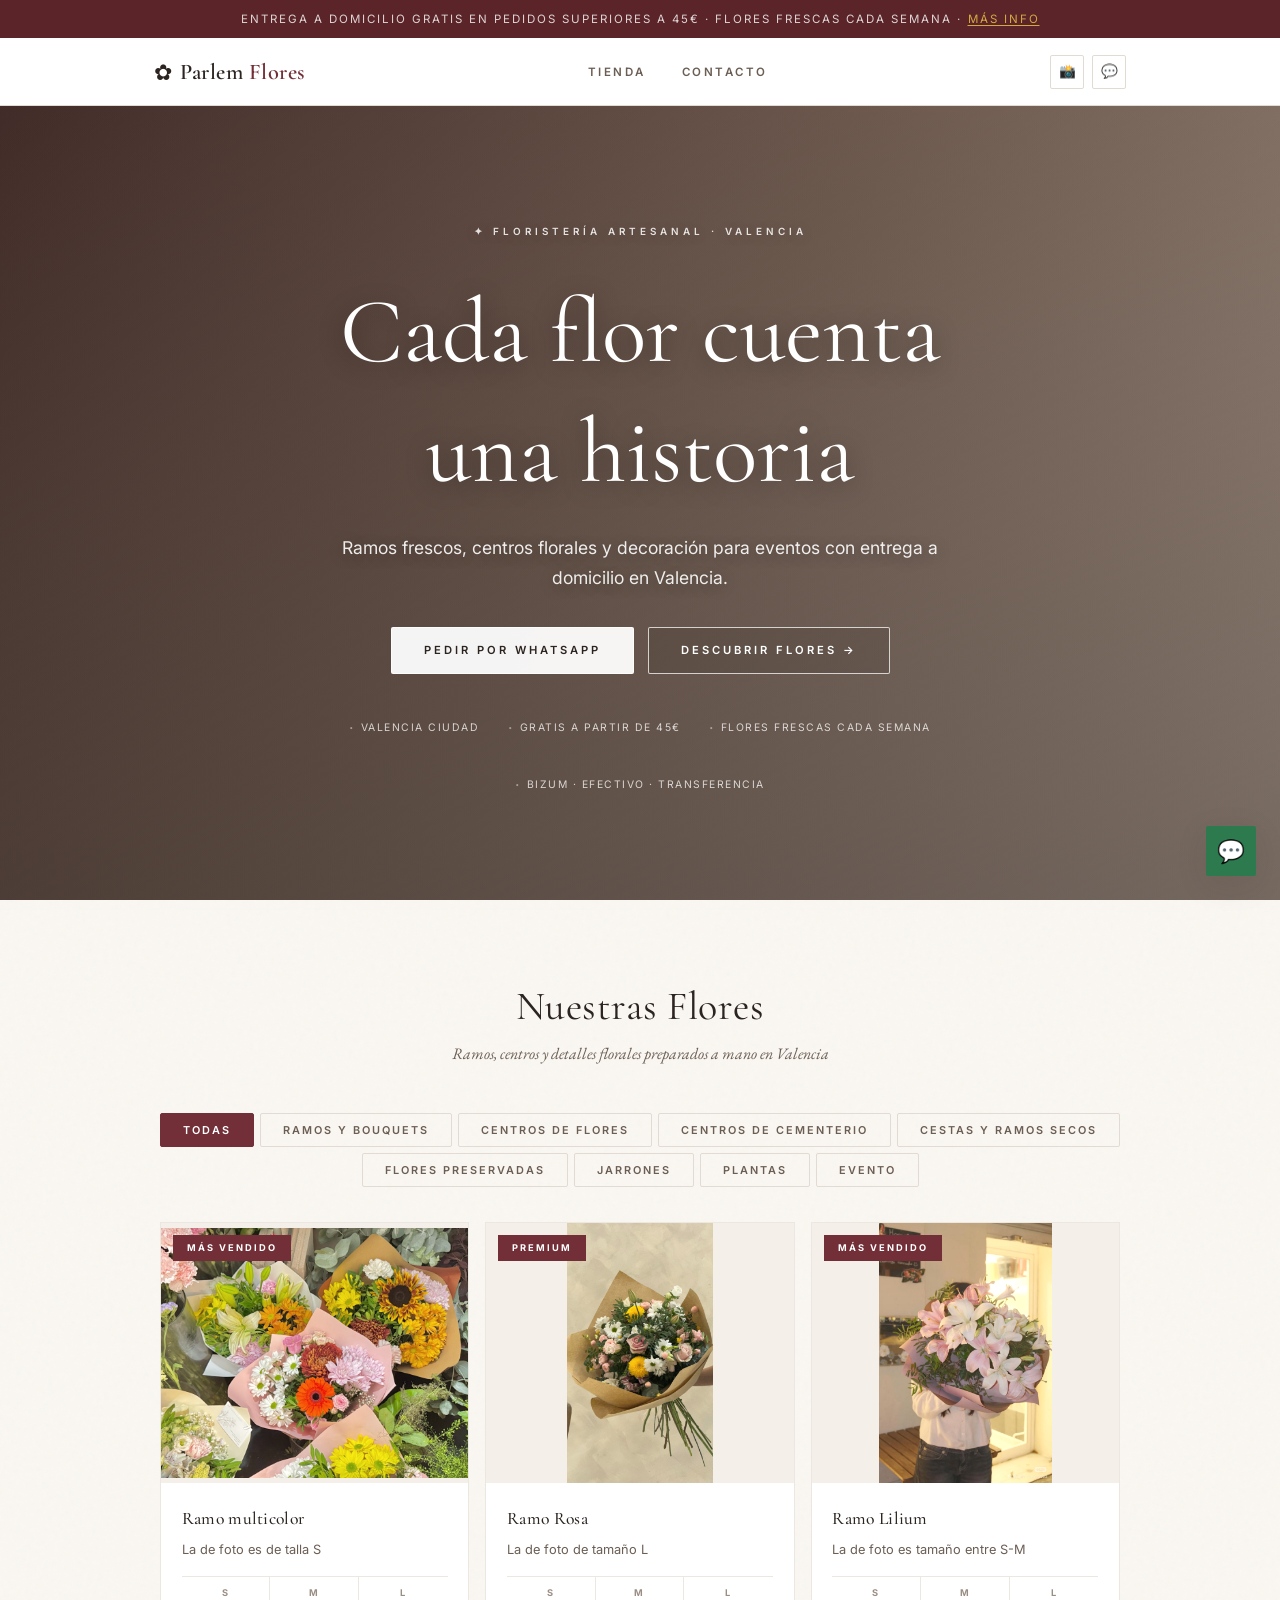
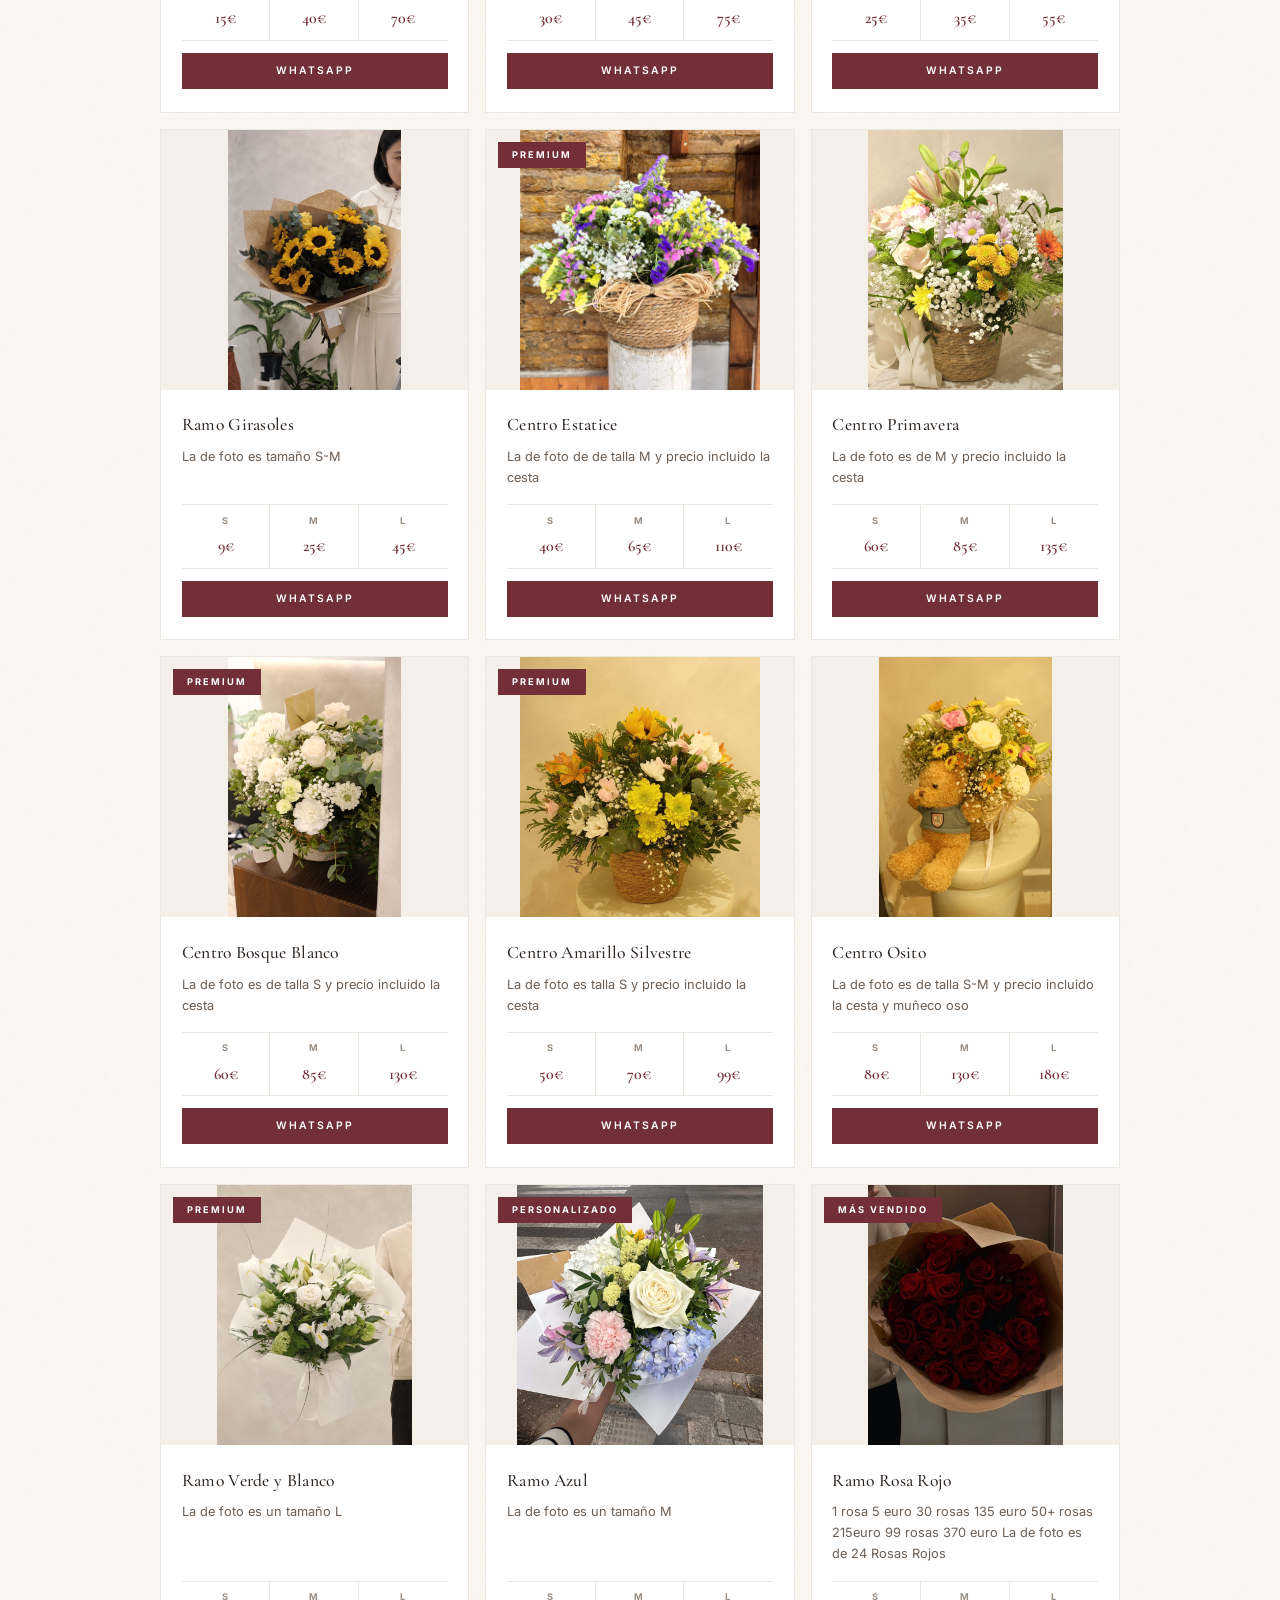
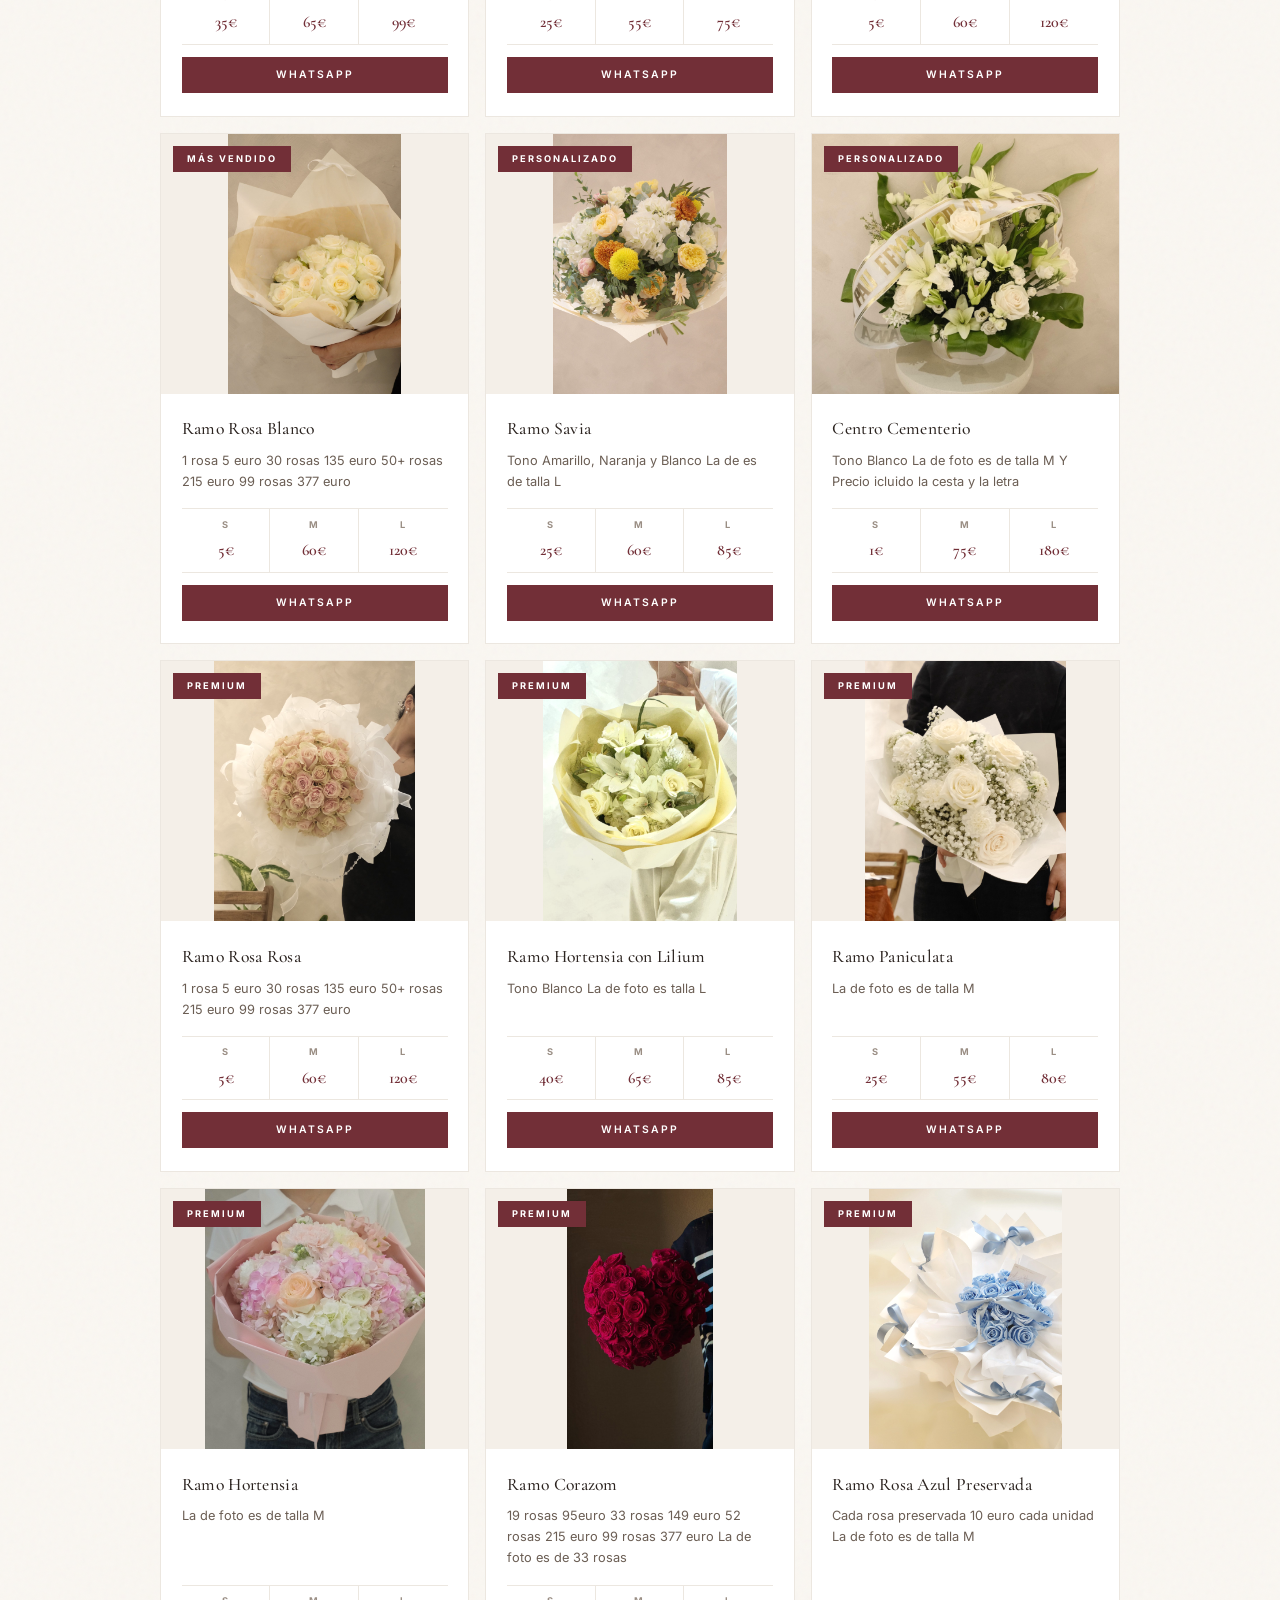
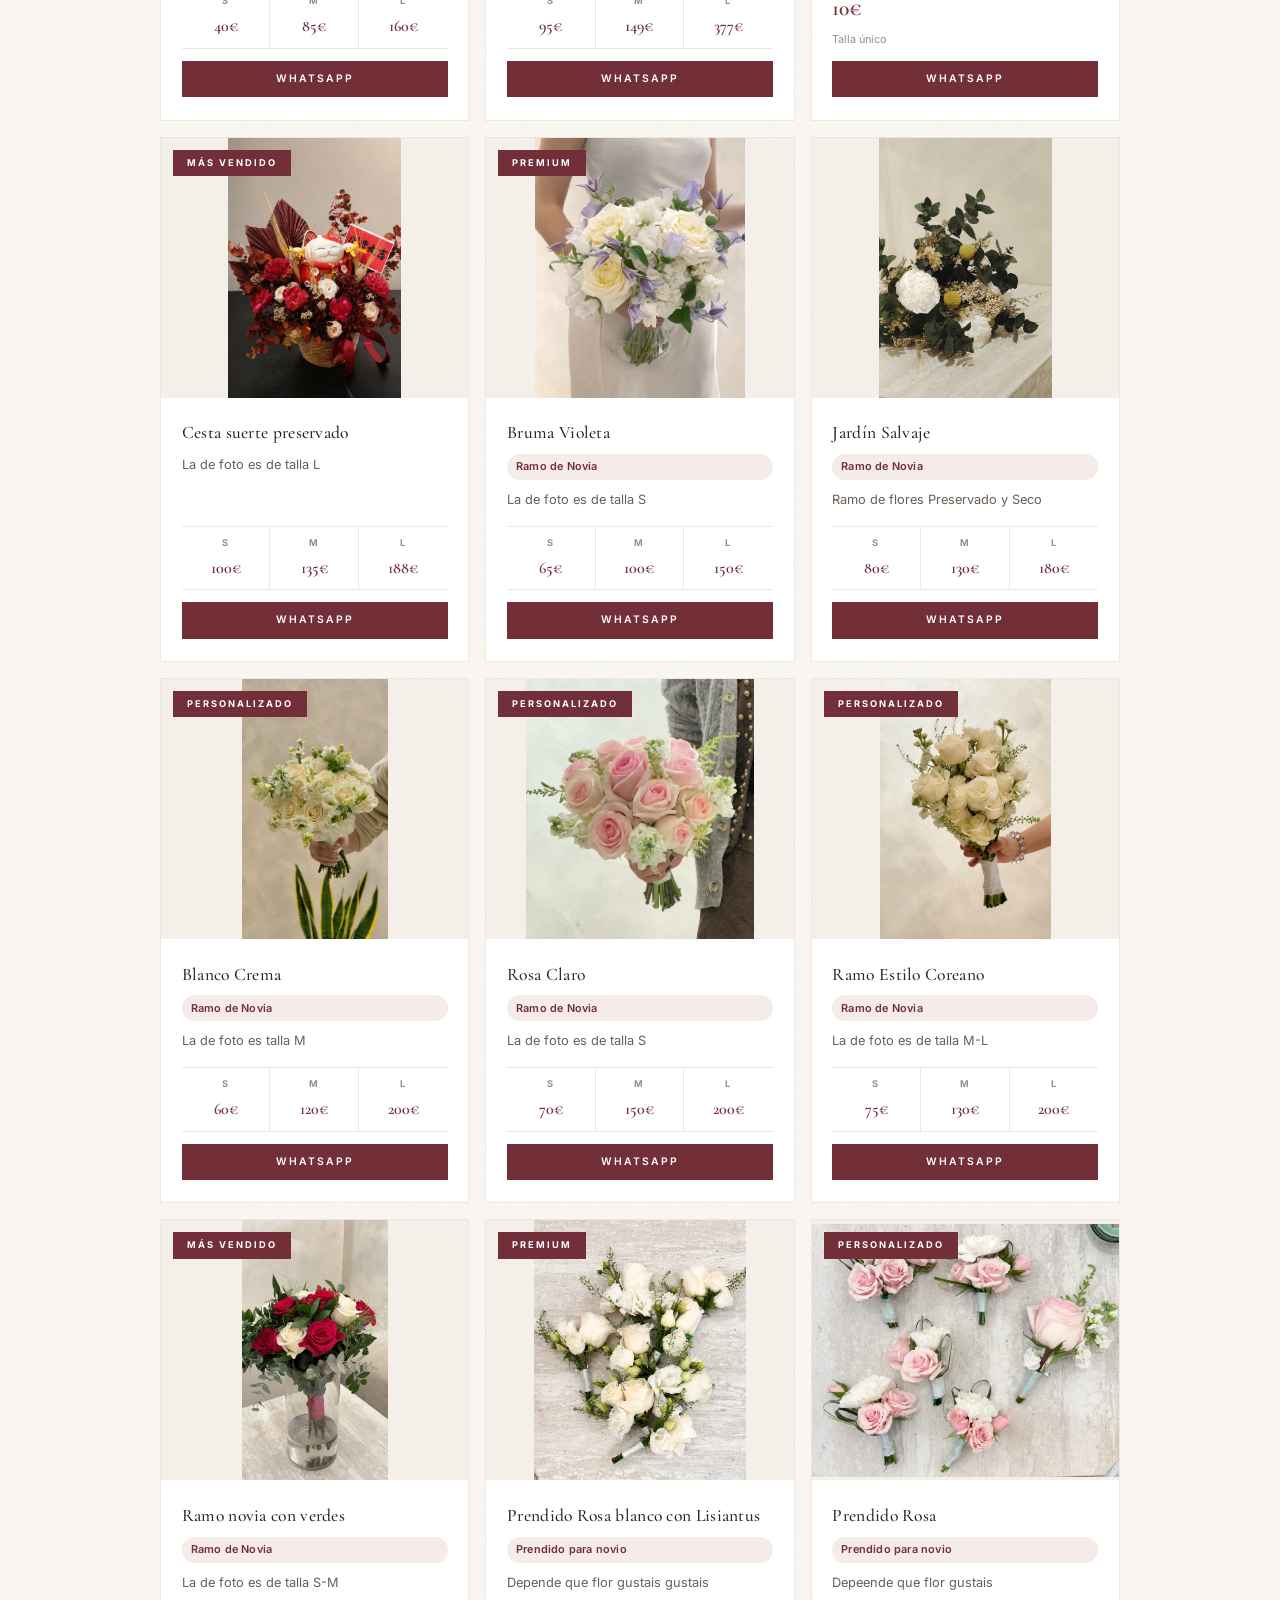
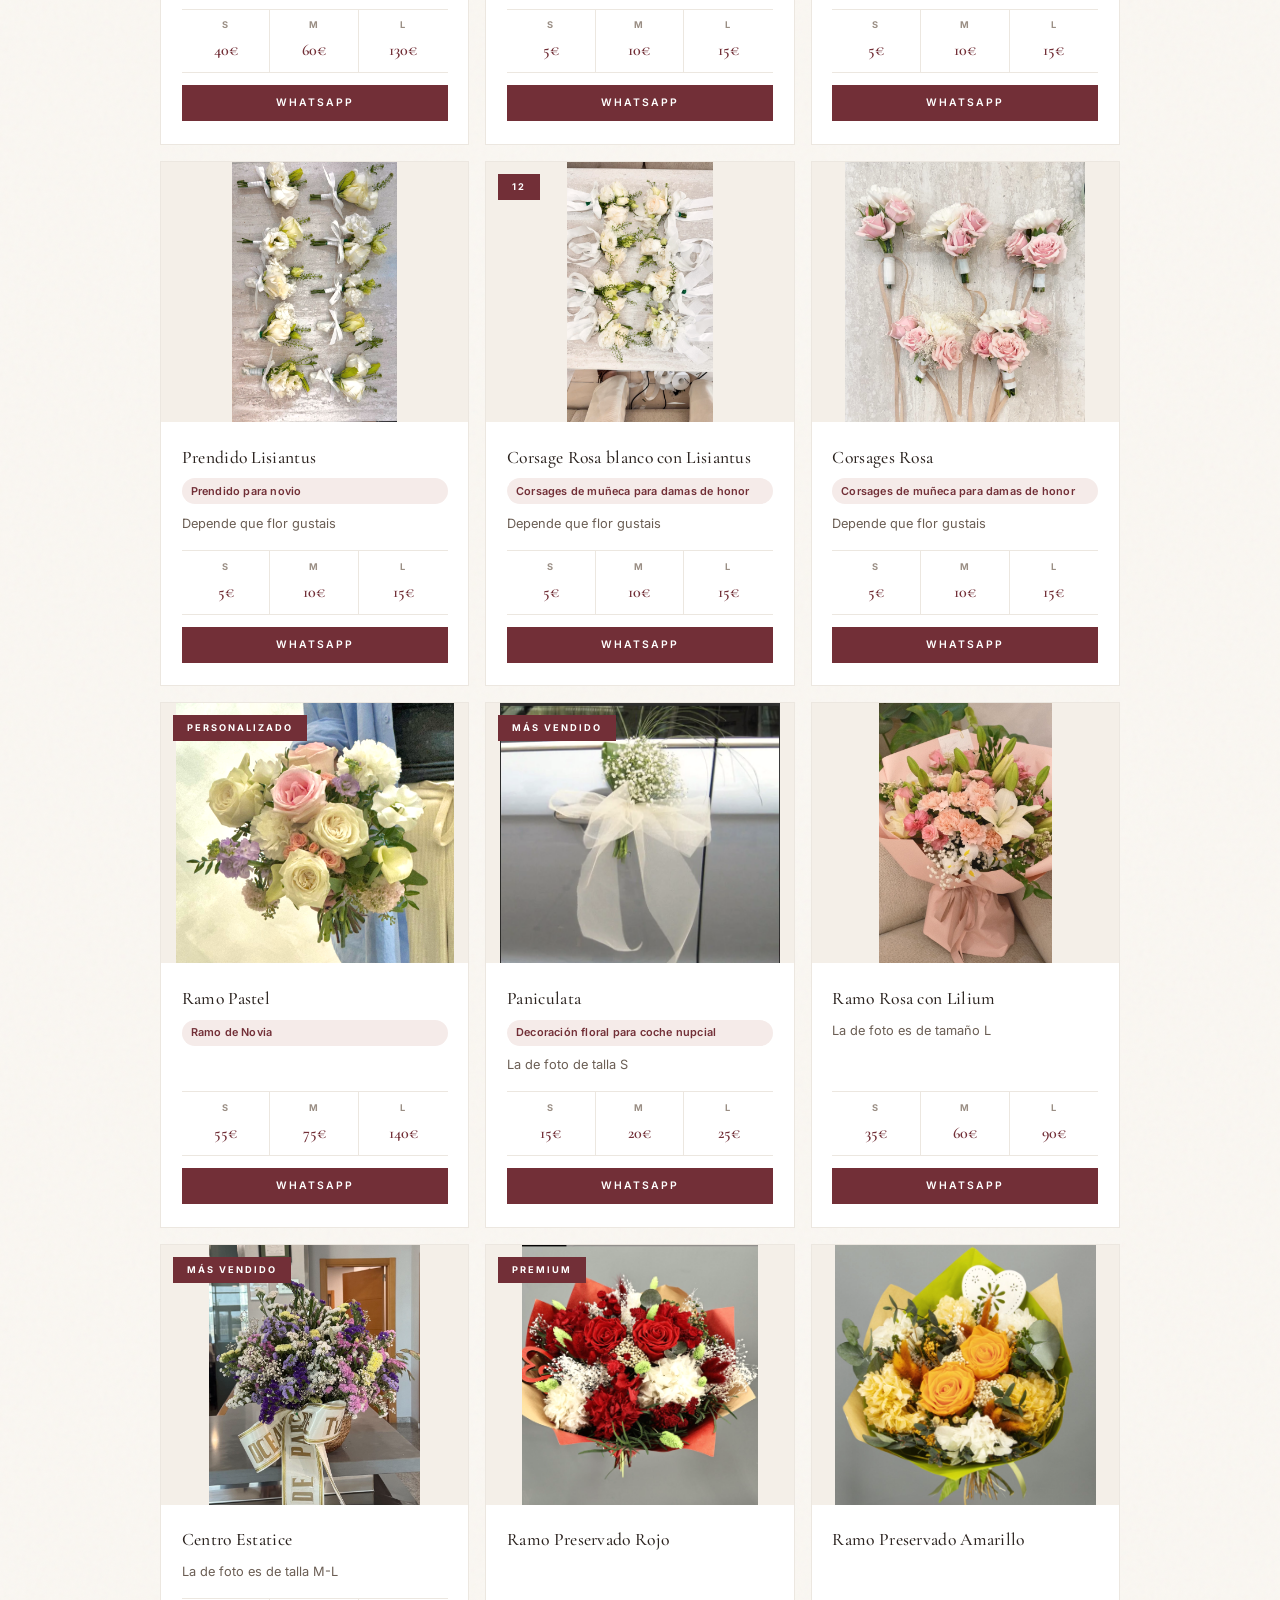
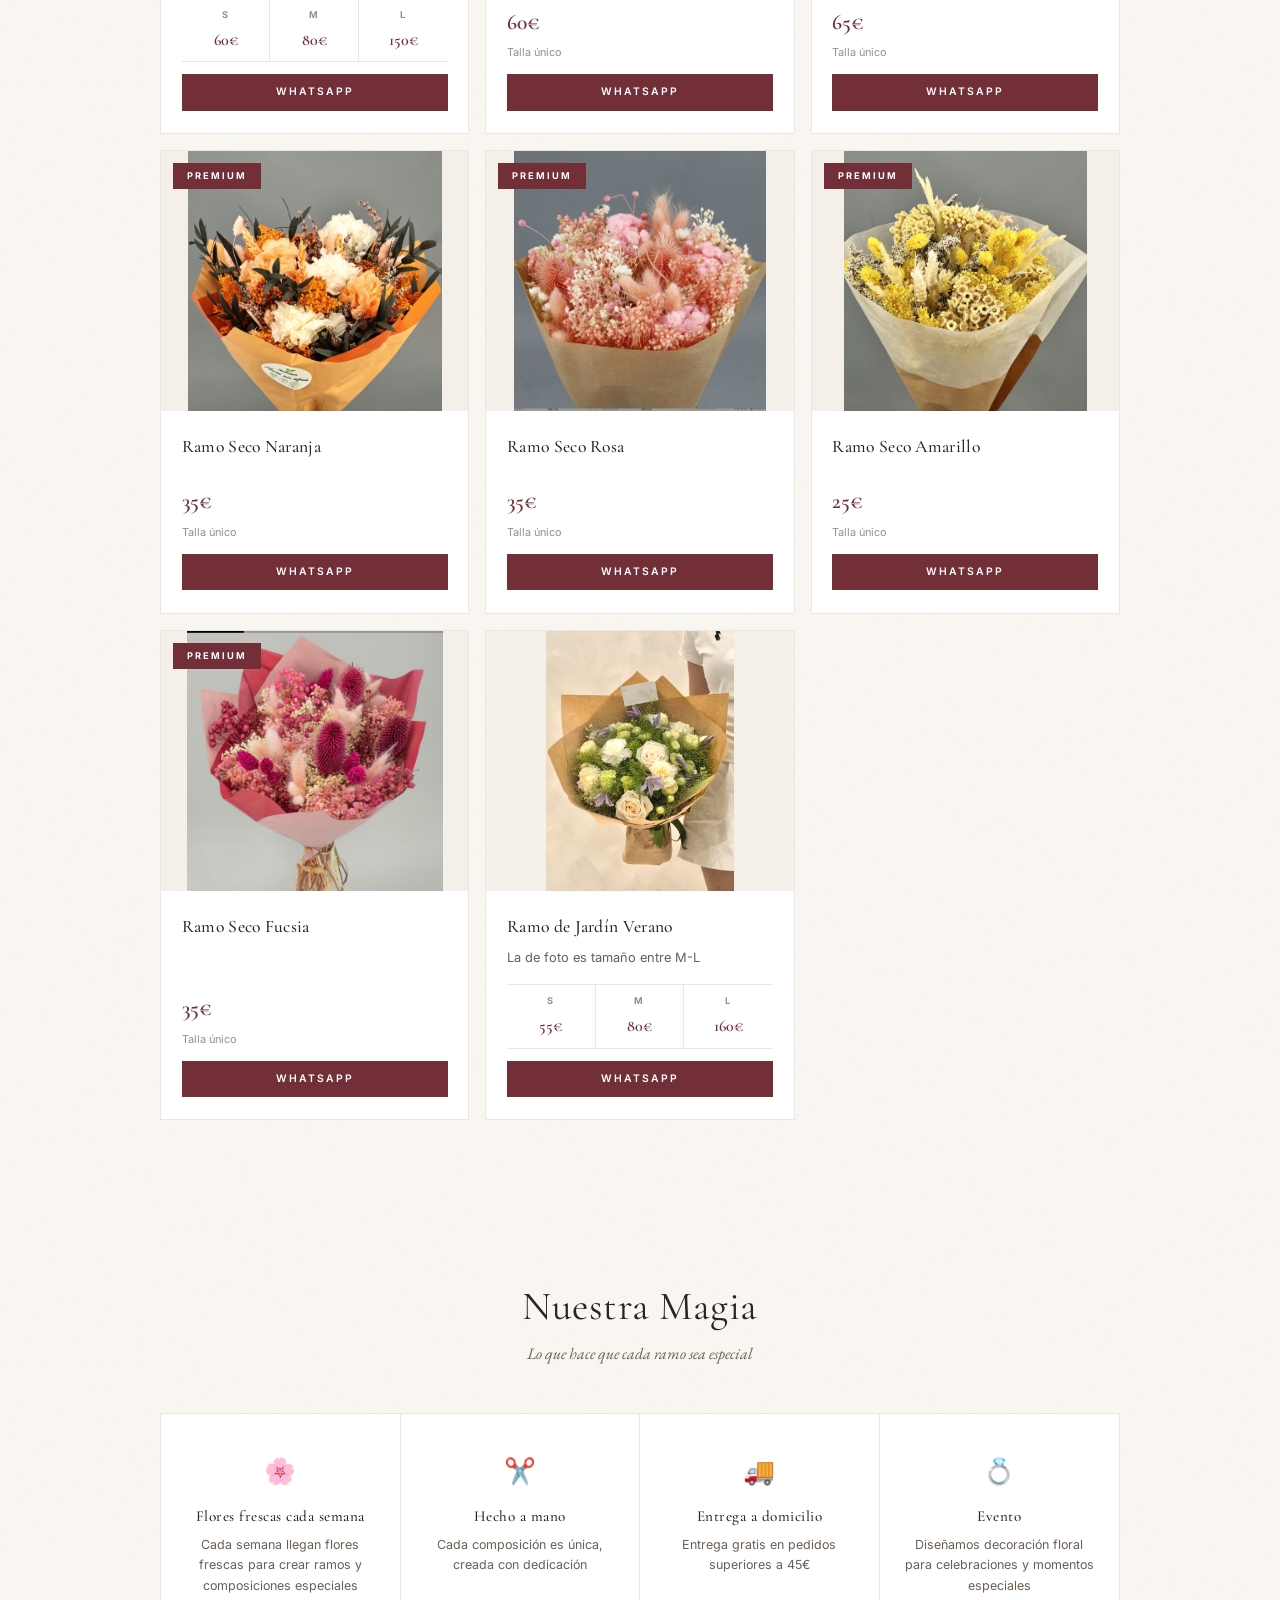
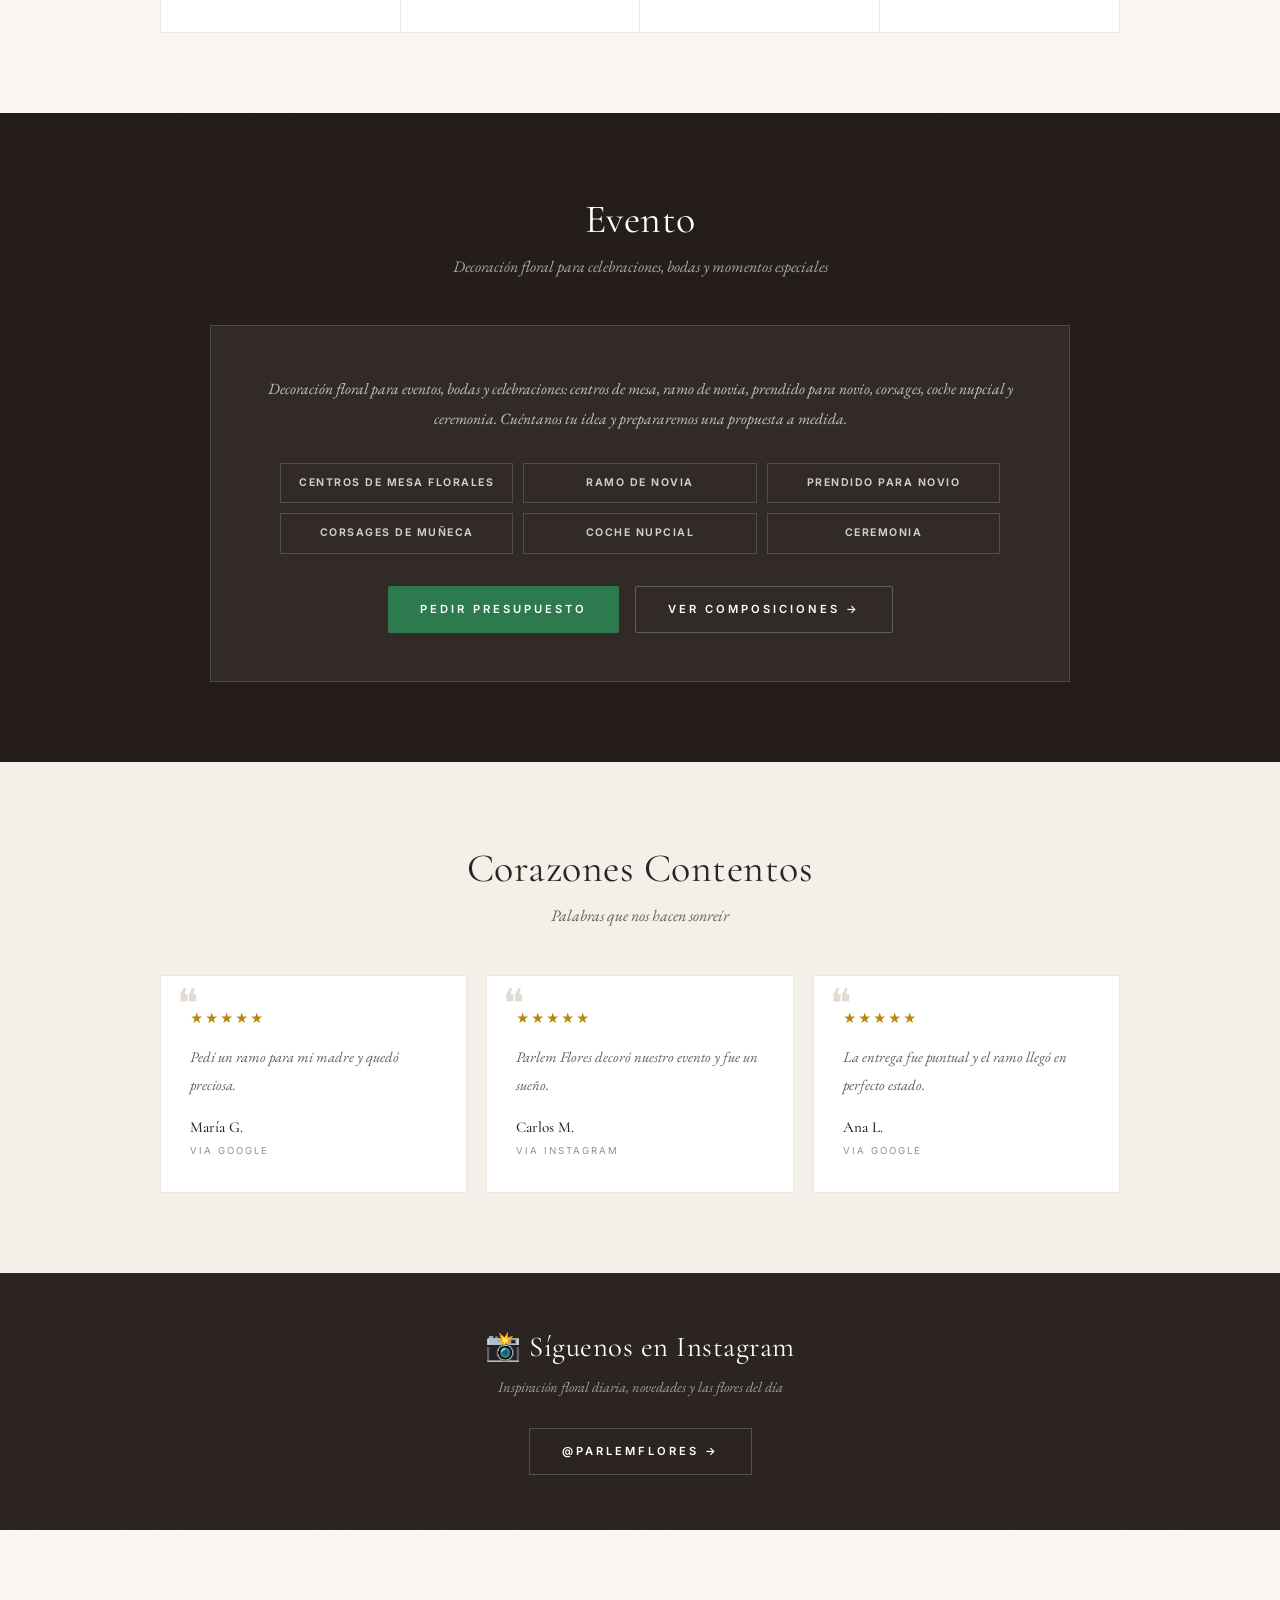
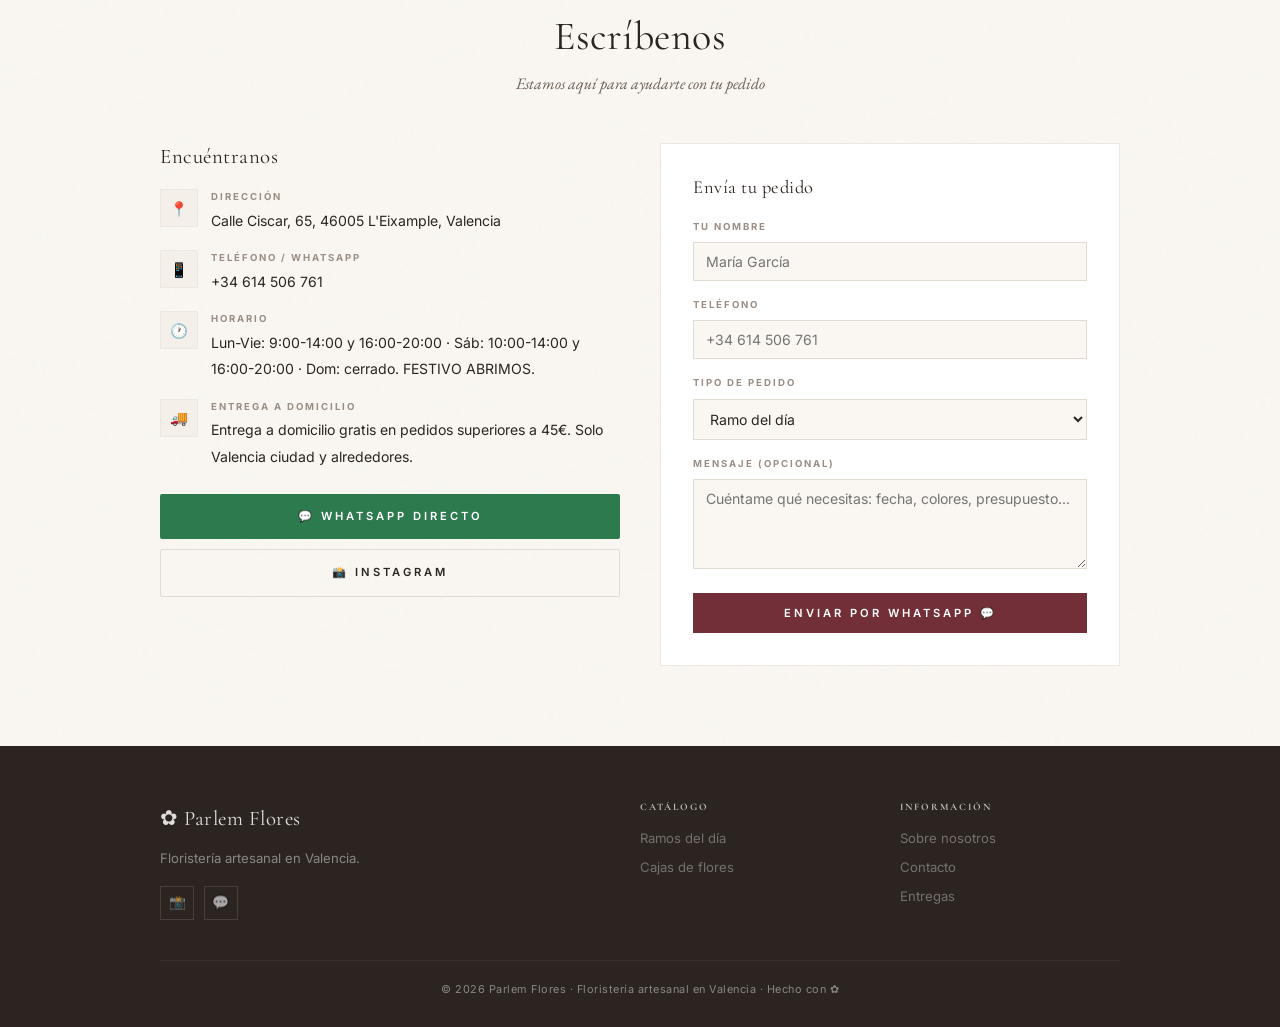
<file: index.html>
<!DOCTYPE html>
<html lang="es">
<head>
  <meta charset="UTF-8">
  <meta name="viewport" content="width=device-width, initial-scale=1.0">
  <title>Parlem Flores tesanal en Valencia</title>
  <meta name="description" content="Floristería artesanal en Valencia. Ramos frescos hechos a mano, eventos y entrega a domicilio gratis en pedidos superiores a 45€.">
  <link rel="preconnect" href="https://fonts.googleapis.com">
  <link href="https://fonts.googleapis.com/css2?family=Cormorant+Garamond:ital,wght@0,300;0,400;0,500;0,600;0,700;1,400;1,500;1,600&family=EB+Garamond:ital,wght@0,400;0,500;1,400;1,500&family=Inter:wght@300;400;500;600&display=swap" rel="stylesheet">
  <link rel="stylesheet" href="style.css">
  <link rel="icon" href="data:image/svg+xml,<svg xmlns='http://www.w3.org/2000/svg' viewBox='0 0 100 100'><text y='.9em' font-size='90'>🌸</text></svg>">
  <!-- Google Analytics 4 -->
  <script async src="https://www.googletagmanager.com/gtag/js?id=G-KDJRNZTDB1"></script>
  <script>
    window.dataLayer = window.dataLayer || [];
    function gtag(){dataLayer.push(arguments);}
    gtag('js', new Date());
    gtag('config', 'G-KDJRNZTDB1');
  </script>
</head>
<body>

<!-- ===== TOP BAR ===== -->
<div class="top-bar">
  <span id="top-bar-text">✿ Entrega a domicilio gratis en pedidos superiores a 45€ · Flores frescas cada semana</span>
  <a href="#contacto">Más info</a>
</div>

<!-- ===== HEADER / NAV ===== -->
<header class="header" id="header">
  <nav class="nav" id="nav">
    <a class="logo" href="#inicio">
      <span class="logo-icon">✿</span>
      <span class="logo-name">Parlem <span>Flores</span></span>
    </a>
    <ul class="nav-links" id="nav-links">
      <li><a href="#productos">Tienda</a></li>
      <li><a href="#contacto">Contacto</a></li>
    </ul>
    <div class="nav-actions">
      <a id="nav-ig" href="#" target="_blank" class="nav-action-btn" title="Instagram">📸</a>
      <a id="nav-wa" href="#" target="_blank" class="nav-action-btn" title="WhatsApp">💬</a>
    </div>
    <button class="hamburger" id="hamburger">
      <span></span><span></span><span></span>
    </button>
  </nav>
</header>

<!-- ===== MOBILE NAV ===== -->
<div class="mobile-nav-overlay" id="mobile-nav-overlay">
  <nav class="mobile-nav" id="mobile-nav">
    <div class="mobile-nav-header">
      <span class="logo-icon">✿</span>
      <span class="logo-name">Parlem <span>Flores</span></span>
    </div>
    <ul id="mobile-nav-links">
      <li><a href="#productos">Tienda</a></li>
      <li><a href="#contacto">Contacto</a></li>
    </ul>
    <div class="mobile-nav-social">
      <a id="mobile-nav-ig" href="#" target="_blank">📸 Instagram</a>
      <a id="mobile-nav-wa" href="#" target="_blank">💬 WhatsApp</a>
    </div>
  </nav>
</div>

<!-- ===== HERO ===== -->
<section class="hero" id="inicio">
  <div class="hero-image-overlay" id="hero-bg-img"></div>
  <div class="hero-content">
    <div class="hero-badge" id="hero-badge">✿ Floristería Artesanal · Valencia</div>
    <h1 id="hero-title">Cada flor cuenta <em>una historia</em></h1>
    <p class="hero-subtitle" id="hero-subtitle">Ramos frescos, centros florales y decoración para eventos con entrega a domicilio en Valencia.</p>
    <div class="hero-buttons">
      <a id="wa-link" href="#" target="_blank" class="btn btn-primary">
        PEDIR POR WHATSAPP
      </a>
      <a href="#productos" class="btn btn-outline">DESCUBRIR FLORES →</a>
    </div>
    <div class="hero-tags" id="hero-tags">
      <span>Valencia ciudad</span>
      <span>Gratis a partir de 45€</span>
      <span>Flores frescas cada semana</span>
      <span>Bizum · Efectivo · Transferencia</span>
    </div>
  </div>
</section>

<!-- ===== OCCASIONS STRIP ===== -->
<div class="occasions-strip" id="occasions-strip"></div>

<!-- ===== PRODUCTS ===== -->
<section class="section" id="productos">
  <div class="section-header">
    <h2>Nuestras Flores</h2>
    <p>Ramos, centros y detalles florales preparados a mano en Valencia</p>
  </div>
  <div class="category-tabs" id="category-tabs"></div>
  <div class="subcategory-tabs" id="subcategory-tabs"></div>
  <div class="products-grid" id="products-grid"></div>
</section>

<!-- ===== SERVICES ===== -->
<section class="section" id="servicios">
  <div class="section-header">
    <h2>Nuestra Magia</h2>
    <p>Lo que hace que cada ramo sea especial</p>
  </div>
  <div class="services-grid" id="services-grid">
    <div class="service-card">
      <div class="service-icon">🌸</div>
      <h3>Flores frescas cada semana</h3>
      <p>Cada semana llegan flores frescas para crear ramos y composiciones especiales</p>
    </div>
    <div class="service-card">
      <div class="service-icon">✂️</div>
      <h3>Hecho a mano</h3>
      <p>Cada composición es única, creada con dedicación, cariño y atención a cada detalle</p>
    </div>
    <div class="service-card">
      <div class="service-icon">🚚</div>
      <h3>Entrega a domicilio</h3>
      <p>Entrega gratis en pedidos superiores a 45€</p>
    </div>
    <div class="service-card">
      <div class="service-icon">💍</div>
      <h3>Evento</h3>
      <p>Diseñamos decoración floral para celebraciones y momentos especiales</p>
    </div>
  </div>
</section>

<!-- ===== ABOUT ===== -->
<section class="section section-alt" id="nosotros" style="display:none">
  <div class="about-grid">
    <div class="about-image-wrap">
      <div class="about-img" id="about-img">✿</div>
      <div class="about-decor"></div>
    </div>
    <div class="about-text">
      <h2><span id="about-name"></span></h2>
      <p id="about-text"></p>
      <div class="about-stats" id="about-stats">
        <div class="stat-item">
          <div class="stat-num">5★</div>
          <div class="stat-label">Google reviews</div>
        </div>
        <div class="stat-item">
          <div class="stat-num">100%</div>
          <div class="stat-label">Artesanal</div>
        </div>
        <div class="stat-item">
          <div class="stat-num">0</div>
          <div class="stat-label">Flores importadas</div>
        </div>
      </div>
      <a href="#contacto" class="btn btn-primary" style="margin-top:.5rem">ESCRÍBEME →</a>
    </div>
  </div>
</section>

<!-- ===== EVENTS ===== -->
<section class="section" id="eventos">
  <div class="section-header">
    <h2>Evento</h2>
    <p>Decoración floral para celebraciones, bodas y momentos especiales</p>
  </div>
  <div class="wedding-card">
    <p id="wedding-text">Decoración floral para eventos, celebraciones y momentos especiales. Cuéntanos tu idea y prepararemos una propuesta a medida.</p>
    <div class="event-service-list" aria-label="Servicios para eventos">
      <span>Centros de mesa florales</span>
      <span>Ramo de novia</span>
      <span>Prendido para novio</span>
      <span>Corsages de muñeca</span>
      <span>Coche nupcial</span>
      <span>Ceremonia</span>
    </div>
    <div style="display:flex;gap:1rem;justify-content:center;flex-wrap:wrap">
      <a id="wedding-wa" href="#" target="_blank" class="btn btn-whatsapp" onclick="openWeddingWA(event)">
        PEDIR PRESUPUESTO
      </a>
      <a href="#productos" class="btn btn-outline" onclick="filterToWedding(event)">
        VER COMPOSICIONES →
      </a>
    </div>
  </div>
</section>

<!-- ===== TESTIMONIALS ===== -->
<section class="section section-alt">
  <div class="section-header">
    <h2>Corazones Contentos</h2>
    <p>Palabras que nos hacen sonreír</p>
  </div>
  <div class="testimonials-grid" id="testimonials-grid"></div>
</section>

<!-- ===== INSTAGRAM BANNER ===== -->
<div class="ig-banner">
  <h2>📸 Síguenos en Instagram</h2>
  <p>Inspiración floral diaria, novedades y las flores del día</p>
  <a id="ig-banner-link" href="#" target="_blank" class="btn-ig">
    @parlemflores →
  </a>
</div>

<!-- ===== CONTACT ===== -->
<section class="section" id="contacto">
  <div class="section-header">
    <h2>Escríbenos</h2>
    <p>Estamos aquí para ayudarte con tu pedido</p>
  </div>
  <div class="contact-grid">
    <div class="contact-info">
      <h3>Encuéntranos</h3>
      <div class="contact-item">
        <div class="ci-icon">📍</div>
        <div class="ci-text">
          <strong>Dirección</strong>
          <span id="contact-address"></span>
        </div>
      </div>
      <div class="contact-item">
        <div class="ci-icon">📱</div>
        <div class="ci-text">
          <strong>Teléfono / WhatsApp</strong>
          <a id="contact-phone" href="tel:" style="color:var(--text);text-decoration:none"></a>
        </div>
      </div>
      <div class="contact-item">
        <div class="ci-icon">🕐</div>
        <div class="ci-text">
          <strong>Horario</strong>
          <span id="contact-hours"></span>
        </div>
      </div>
      <div class="contact-item">
        <div class="ci-icon">🚚</div>
        <div class="ci-text">
          <strong>Entrega a domicilio</strong>
          <span id="contact-delivery"></span>
        </div>
      </div>
      <div class="contact-actions">
        <a id="contact-wa-btn" href="#" target="_blank" class="btn btn-whatsapp" style="justify-content:center">💬 WHATSAPP DIRECTO</a>
        <a id="contact-ig-btn" href="#" target="_blank" class="btn btn-outline" style="justify-content:center">📸 INSTAGRAM</a>
      </div>
    </div>
    <div class="contact-form">
      <h3>Envía tu pedido</h3>
      <form onsubmit="handleFormSubmit(event)">
        <div class="form-group">
          <label for="form-name">TU NOMBRE</label>
          <input id="form-name" type="text" placeholder="María García" required>
        </div>
        <div class="form-group">
          <label for="form-phone">TELÉFONO</label>
          <input id="form-phone" type="tel" placeholder="+34 614 506 761" required>
        </div>
        <div class="form-group">
          <label for="form-type">TIPO DE PEDIDO</label>
          <select id="form-type">
            <option>Ramo del día</option>
            <option>Composición personalizada</option>
            <option>Entrega a domicilio</option>
            <option>Evento</option>
            <option>Suscripción semanal</option>
            <option>Otro</option>
          </select>
        </div>
        <div class="form-group">
          <label for="form-msg">MENSAJE (OPCIONAL)</label>
          <textarea id="form-msg" placeholder="Cuéntame qué necesitas: fecha, colores, presupuesto..."></textarea>
        </div>
        <button type="submit" class="btn-submit">ENVIAR POR WHATSAPP 💬</button>
      </form>
    </div>
  </div>
</section>

<!-- ===== FOOTER ===== -->
<footer>
  <div class="footer-grid">
    <div class="footer-brand">
      <div class="logo">✿ Parlem Flores</div>
      <p id="footer-tagline"></p>
      <div class="footer-social">
        <a id="footer-ig" href="#" target="_blank" class="social-btn" title="Instagram">📸</a>
        <a id="footer-wa" href="#" target="_blank" class="social-btn" title="WhatsApp">💬</a>
      </div>
    </div>
    <div class="footer-col">
      <h4>Catálogo</h4>
      <ul>
        <li><a href="#productos">Ramos del día</a></li>
        <li><a href="#productos">Cajas de flores</a></li>
      </ul>
    </div>
    <div class="footer-col">
      <h4>Información</h4>
      <ul>
        <li><a href="#nosotros">Sobre nosotros</a></li>
        <li><a href="#contacto">Contacto</a></li>
        <li><a href="#contacto">Entregas</a></li>
      </ul>
    </div>
  </div>
  <div class="footer-bottom">
    <p>© <span id="footer-year"></span> Parlem Flores · Floristería artesanal en Valencia · Hecho con ✿</p>
  </div>
</footer>

<!-- WhatsApp float -->
<a id="wa-float" href="#" target="_blank" class="wa-float" title="WhatsApp">💬</a>

<!-- Toast -->
<div class="toast" id="toast"></div>

<script src="https://identity.netlify.com/v1/netlify-identity-widget.js"></script>
<script>
  if (window.netlifyIdentity) {
    const isIdentityLink = /(?:invite_token|confirmation_token|recovery_token|email_change_token)=/.test(window.location.hash);
    window.netlifyIdentity.on("init", user => {
      if (!user && isIdentityLink) {
        window.netlifyIdentity.open();
      }
    });
    window.netlifyIdentity.on("login", () => {
      document.location.href = "/admin/cms.html";
    });
  }
</script>
<script src="main.js"></script>
<script>
  // Measure WhatsApp intent clicks in GA4.
  document.addEventListener('click', event => {
    const link = event.target.closest('a[href*="wa.me"]');
    if (link && typeof window.gtag === 'function') {
      window.gtag('event', 'whatsapp_click', {
        link_id: link.id || 'whatsapp_link',
        link_url: link.href
      });
    }
  });
</script>
</body>
</html>
</file>
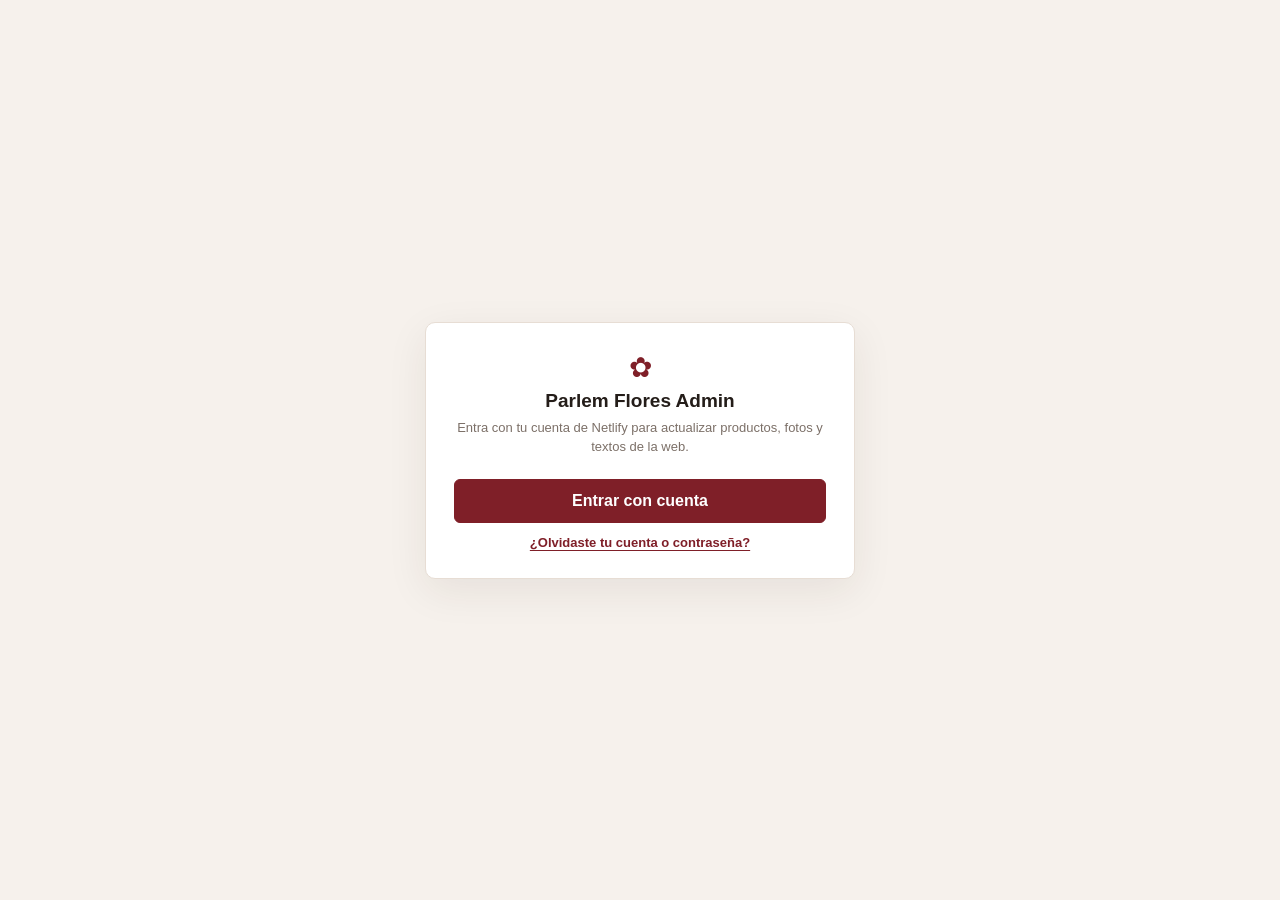
<file: admin/index.html>
<!DOCTYPE html>
<html lang="es">
<head>
<meta charset="UTF-8">
<meta name="viewport" content="width=device-width, initial-scale=1.0">
<title>Parlem Flores · Admin</title>
<script src="https://identity.netlify.com/v1/netlify-identity-widget.js"></script>
<style>
*{box-sizing:border-box;margin:0;padding:0}
body{font-family:-apple-system,BlinkMacSystemFont,"Segoe UI",sans-serif;background:#f6f1ec;color:#241d19;min-height:100vh}
button,input,select,textarea{font:inherit}
.login{min-height:100vh;display:flex;align-items:center;justify-content:center;padding:24px}
.login-card{width:min(430px,100%);background:white;border:1px solid #e7ddd4;border-radius:10px;padding:28px;box-shadow:0 12px 40px rgba(56,40,30,.08)}
.logo{text-align:center;color:#7f1f28;font-family:Georgia,serif;font-size:28px;margin-bottom:6px}
.login-card h1{text-align:center;font-size:19px;margin-bottom:6px}
.hint{text-align:center;color:#7c7068;font-size:13px;line-height:1.5;margin-bottom:22px}
label{display:block;font-size:12px;font-weight:700;color:#655951;margin:14px 0 5px;text-transform:uppercase;letter-spacing:.04em}
input,select,textarea{width:100%;border:1px solid #ddd1c7;background:white;border-radius:6px;padding:10px 11px;color:#241d19}
textarea{min-height:82px;resize:vertical}
input:focus,select:focus,textarea:focus{outline:none;border-color:#7f1f28;box-shadow:0 0 0 3px rgba(127,31,40,.1)}
.btn{border:1px solid #ddd1c7;background:white;border-radius:6px;padding:9px 14px;cursor:pointer;color:#241d19;font-weight:650}
.btn:hover{background:#faf6f2}
.btn-primary{background:#7f1f28;color:white;border-color:#7f1f28}
.btn-primary:hover{background:#661820}
.btn-danger{color:#ad3f3f;border-color:#e7bcbc;background:#fff8f8}
.btn-row{display:flex;gap:10px;align-items:center;flex-wrap:wrap}
.full{display:flex;width:100%;align-items:center;justify-content:center;margin-top:10px;text-align:center;line-height:1.25;min-height:44px;text-decoration:none}
.help-link{border:0;background:transparent;color:#7f1f28;cursor:pointer;display:block;margin:12px auto 0;font-size:13px;font-weight:700;text-decoration:underline;text-underline-offset:3px}
.account-help{display:none;margin-top:12px;padding:12px;border:1px solid #ead7b7;background:#fff8ef;border-radius:8px;color:#655951;font-size:13px;line-height:1.45}
.account-help.show{display:block}
.hint+.full{margin-top:18px}
.error{display:none;color:#b43b3b;font-size:13px;text-align:center;margin-top:12px}
.app{display:none;min-height:100vh}
.top{height:58px;background:white;border-bottom:1px solid #e7ddd4;display:flex;align-items:center;gap:12px;padding:0 18px;position:sticky;top:0;z-index:2}
.brand{font-weight:750;color:#7f1f28;margin-right:auto}.brand span{color:#241d19}
.nav{border:0;background:transparent;border-radius:6px;padding:8px 11px;cursor:pointer;color:#73665e;font-weight:650}
.nav.active,.nav:hover{background:#f0e7df;color:#7f1f28}
.wrap{max-width:1080px;margin:0 auto;padding:24px 16px}
.page{display:none}.page.active{display:block}
.head{display:flex;justify-content:space-between;gap:12px;align-items:center;margin-bottom:18px}
.head h2{font-size:22px}
.muted{color:#7c7068;font-size:13px;line-height:1.5}
.summary{display:grid;grid-template-columns:repeat(auto-fit,minmax(150px,1fr));gap:10px;margin-bottom:14px}
.stat{background:white;border:1px solid #e7ddd4;border-radius:8px;padding:12px}
.stat strong{display:block;font-size:21px;color:#7f1f28;margin-bottom:2px}
.stat span{font-size:12px;color:#75685f;font-weight:650}
.toolbar{display:flex;gap:10px;align-items:center;justify-content:space-between;flex-wrap:wrap;margin-bottom:14px}
.search{width:min(340px,100%);background:white}
.dirty{display:none;background:#fff3cd;color:#745500;border:1px solid #ead48a;border-radius:999px;padding:6px 10px;font-size:12px;font-weight:750}
.dirty.show{display:inline-flex}
	.tabs{display:flex;gap:8px;flex-wrap:wrap;margin-bottom:14px}
	.subtabs{width:100%;margin-top:-6px;margin-bottom:6px}
	.subtabs .tab{font-size:13px;padding:6px 11px;background:#fbf8f5}
	.tab{border:1px solid #ddd1c7;background:white;border-radius:999px;padding:7px 13px;cursor:pointer;color:#655951}
.tab.active{background:#7f1f28;color:white;border-color:#7f1f28}
.grid{display:grid;gap:10px}
.product{background:white;border:1px solid #e7ddd4;border-radius:8px;padding:12px;display:grid;grid-template-columns:84px 1fr auto;gap:14px;align-items:center}
.thumb{width:84px;height:84px;border-radius:6px;background:#f0e7df;display:flex;align-items:center;justify-content:center;overflow:hidden;font-size:30px}
.thumb img{width:100%;height:100%;object-fit:cover}
.pname{font-weight:750;margin-bottom:4px}
.pdesc{font-size:13px;color:#7c7068;line-height:1.35;margin-bottom:8px}
.meta{display:flex;gap:7px;align-items:center;flex-wrap:wrap}
.badge{font-size:11px;padding:3px 8px;border-radius:999px;background:#f0e7df;color:#655951}
.price{font-weight:800;color:#7f1f28;font-size:13px}
.size-price-grid{display:grid;grid-template-columns:repeat(3,minmax(0,1fr));gap:10px}
.legacy-price-note{margin-top:7px;color:#7c7068;font-size:12px}
.dot{width:8px;height:8px;border-radius:50%;background:#41945c}.dot.off{background:#bbb}
.actions{display:flex;flex-direction:column;gap:7px}
.card{background:white;border:1px solid #e7ddd4;border-radius:8px;padding:16px;margin-bottom:14px}
.rule-grid{display:grid;grid-template-columns:repeat(auto-fit,minmax(190px,1fr));gap:10px;margin-top:10px}
.rule-item{border:1px solid #e7ddd4;border-radius:8px;padding:11px;background:#fbf8f5}
.rule-item strong{display:block;color:#7f1f28;margin-bottom:4px}
.rule-item span{display:block;color:#75685f;font-size:12px;line-height:1.45}
.form-grid{display:grid;grid-template-columns:1fr 1fr;gap:14px}
.form-grid .wide{grid-column:1/-1}
.modal-bg{display:none;position:fixed;inset:0;background:rgba(0,0,0,.42);align-items:center;justify-content:center;padding:18px;z-index:10}
.modal-bg.open{display:flex}
.modal{width:min(620px,100%);max-height:92vh;overflow:auto;background:white;border-radius:10px;padding:22px}
.modal h3{margin-bottom:14px}
.upload{border:2px dashed #ddd1c7;border-radius:8px;padding:16px;text-align:center;background:#fbf8f5}
.upload img{display:none;width:100%;height:160px;object-fit:cover;border-radius:6px;margin-top:12px}
.switch{display:flex;gap:9px;align-items:center;margin-top:12px;cursor:pointer}
.toggle{width:42px;height:23px;border-radius:999px;background:#cfc5bd;position:relative}.toggle:after{content:"";position:absolute;width:17px;height:17px;border-radius:50%;background:white;left:3px;top:3px;transition:.15s}.toggle.on{background:#7f1f28}.toggle.on:after{transform:translateX(19px)}
.seasonal{display:grid;gap:10px}
.seasonal-item{background:white;border:1px solid #e7ddd4;border-radius:8px;padding:12px;display:grid;grid-template-columns:64px 1fr auto;gap:14px;align-items:center}
.seasonal-emoji{width:64px;height:64px;border-radius:6px;background:#f0e7df;display:flex;align-items:center;justify-content:center;font-size:28px}
.seasonal-emoji img{width:100%;height:100%;object-fit:cover}
.seasonal-name{font-weight:750;font-size:16px}
.member{background:white;border:1px solid #e7ddd4;border-radius:8px;padding:12px;display:grid;grid-template-columns:1fr auto;gap:14px;align-items:center}
.member-name{font-weight:750;margin-bottom:4px}
.member-line{font-size:13px;color:#7c7068;line-height:1.45}
.member-total{font-weight:800;color:#7f1f28;font-size:15px}
.member-actions{display:flex;gap:7px;align-items:center;flex-wrap:wrap}
.profile-head{display:flex;justify-content:space-between;gap:16px;align-items:flex-start;margin-bottom:16px}
.profile-head h3{margin:0 0 4px;font-size:23px}
.profile-section{border-top:1px solid #e7ddd4;padding-top:16px;margin-top:16px}
.profile-section h4{font-size:15px;margin-bottom:10px}
.detail-grid{display:grid;grid-template-columns:repeat(2,minmax(0,1fr));gap:10px 18px}
.detail-item span{display:block;color:#7c7068;font-size:11px;font-weight:700;text-transform:uppercase;margin-bottom:3px}
.detail-item strong{display:block;font-size:14px;overflow-wrap:anywhere}
.analysis-intro{background:#fff8ef;border:1px solid #ead7b7;border-left:4px solid #b57924;border-radius:8px;padding:14px 16px;margin-bottom:14px;line-height:1.5}
.analysis-intro strong{color:#7f1f28}
.analysis-grid{display:grid;grid-template-columns:repeat(2,minmax(0,1fr));gap:14px}
.analysis-panel{background:white;border:1px solid #e7ddd4;border-radius:8px;padding:16px;min-width:0}
.analysis-panel.wide{grid-column:1/-1}
.analysis-panel h3{font-size:16px;margin-bottom:4px}
.analysis-panel>.muted{margin-bottom:12px}
.bar-list{display:grid;gap:10px}
.bar-row{display:grid;grid-template-columns:minmax(92px,1fr) 2fr auto;gap:10px;align-items:center;font-size:13px}
.bar-track{height:8px;background:#eee5de;border-radius:4px;overflow:hidden}
.bar-fill{height:100%;background:#7f1f28;border-radius:4px}
.bar-value{font-weight:750;min-width:24px;text-align:right}
.segment-grid{display:grid;grid-template-columns:repeat(auto-fit,minmax(150px,1fr));gap:10px}
.segment-item{border-left:3px solid #7f1f28;padding:8px 10px;background:#fbf8f5;border-radius:0 6px 6px 0}
.segment-item strong{display:block;font-size:19px;color:#7f1f28}
.segment-item span{display:block;font-size:12px;font-weight:700;margin-top:2px}
.segment-item small{display:block;color:#7c7068;font-size:11px;line-height:1.35;margin-top:4px}
.action-list{display:grid;gap:8px}
.action-item{display:flex;justify-content:space-between;gap:12px;align-items:center;border-bottom:1px solid #eee5de;padding:8px 0}
.action-item:last-child{border-bottom:0}
.action-copy strong,.action-copy span{display:block}
.action-copy span{font-size:12px;color:#7c7068;margin-top:2px}
.tag{display:inline-flex;align-items:center;border-radius:999px;padding:3px 8px;font-size:11px;font-weight:700;background:#f0e7df;color:#655951}
.tag.alert{background:#fff0d9;color:#86570e}.tag.good{background:#e9f5ec;color:#2f6d3e}.tag.cool{background:#eaf1f8;color:#365f82}
.empty-state{color:#7c7068;font-size:13px;padding:12px 0}
.table-wrap{background:white;border:1px solid #e7ddd4;border-radius:8px;overflow:auto}
.records-table{width:100%;border-collapse:collapse;min-width:980px}
.records-table.records-wide{min-width:1320px}
.records-table th,.records-table td{padding:10px;border-bottom:1px solid #e7ddd4;text-align:left;font-size:13px;vertical-align:top}
.records-table th{background:#fbf8f5;color:#655951;font-size:12px;text-transform:uppercase;letter-spacing:.04em}
.records-table tr:last-child td{border-bottom:0}
.status{position:fixed;right:16px;bottom:16px;background:#241d19;color:white;border-radius:8px;padding:11px 14px;box-shadow:0 10px 28px rgba(0,0,0,.18);display:none;max-width:360px;font-size:13px}
.status.show{display:block}
@media(max-width:720px){.top{overflow-x:auto}.product{grid-template-columns:70px 1fr}.member{grid-template-columns:1fr}.thumb{width:70px;height:70px}.actions{grid-column:1/-1;flex-direction:row}.form-grid,.analysis-grid,.detail-grid{grid-template-columns:1fr}.analysis-panel.wide{grid-column:auto}.bar-row{grid-template-columns:minmax(86px,1fr) 1.4fr auto}.profile-head{display:block}.profile-head .btn-row{margin-top:12px}}
</style>
</head>
<body>
<section class="login" id="login">
  <div class="login-card">
    <div class="logo">✿</div>
    <h1>Parlem Flores Admin</h1>
    <p class="hint">Entra con tu cuenta de Netlify para actualizar productos, fotos y textos de la web.</p>
    <button class="btn btn-primary full" id="login-main" onclick="login()">Entrar con cuenta</button>
    <button class="help-link" type="button" onclick="showAccountHelp()">¿Olvidaste tu cuenta o contraseña?</button>
    <div class="account-help" id="account-help">Si recuerdas el email, abre la ventana de Netlify y pulsa “Forgot password” para recibir un enlace de recuperación. Si no recuerdas el email de la cuenta, entra con el acceso de emergencia con token o pide al administrador que revise los usuarios de Netlify.</div>
    <a class="btn full" href="/admin/cms.html">Abrir editor avanzado</a>
    <a class="btn full" href="/admin/token.html">Acceso de emergencia con token</a>
    <div class="error" id="login-error">No se pudo conectar con Netlify. Revisa que hayas iniciado sesión.</div>
  </div>
</section>

<section class="app" id="app">
  <nav class="top">
    <div class="brand">✿ <span>Parlem Admin</span></div>
    <button class="nav active" onclick="showPage('products',this)">Productos</button>
    <button class="nav" onclick="showPage('seasonal',this)">Temporada de Ramos</button>
    <button class="nav" onclick="showPage('members',this)">Miembros</button>
    <button class="nav" onclick="showPage('analytics',this)">Análisis</button>
    <button class="nav" onclick="showPage('transactions',this)">Consumos</button>
    <button class="nav" onclick="showPage('settings',this)">Configuración</button>
    <button class="nav" onclick="showPage('publish',this)">Publicar</button>
    <span class="dirty" id="dirty">Cambios sin publicar</span>
    <button class="btn" onclick="location.href='/'">Ver web</button>
    <button class="btn" id="logout-btn" onclick="logout()">Salir</button>
  </nav>
  <main class="wrap">
    <section class="page active" id="page-products">
      <div class="head"><h2>Productos</h2><button class="btn btn-primary" onclick="openProduct()">+ Nuevo producto</button></div>
      <div class="summary" id="summary"></div>
      <div class="toolbar">
        <div class="tabs" id="tabs"></div>
        <div class="tabs subtabs" id="subtabs"></div>
        <input class="search" id="search" type="search" placeholder="Buscar producto..." oninput="searchTerm=this.value.toLowerCase();renderProducts()">
      </div>
      <div class="grid" id="products"></div>
    </section>
    <section class="page" id="page-seasonal">
      <div class="head"><h2>Temporada de Ramos</h2><button class="btn btn-primary" onclick="openSeasonal()">+ Nuevo ramo</button></div>
      <div class="seasonal" id="seasonal"></div>
    </section>
    <section class="page" id="page-members">
      <div class="head"><h2>Miembros</h2><button class="btn btn-primary" onclick="openMember()">+ Nuevo miembro</button></div>
      <div class="summary" id="member-summary"></div>
      <div class="toolbar">
        <input class="search" id="member-search" type="search" placeholder="Buscar miembro..." oninput="memberSearchTerm=this.value.toLowerCase();renderMembers()">
        <select class="search" id="member-segment-filter" onchange="memberSegmentFilter=this.value;renderMembers()">
          <option value="all">Todos los grupos</option>
          <option value="new">Nuevos</option>
          <option value="repeat">Recurrentes</option>
          <option value="loyal">Fieles</option>
          <option value="high">Alto valor</option>
          <option value="risk">En riesgo</option>
          <option value="inactive">Inactivos</option>
          <option value="birthday">Cumpleaños próximo</option>
          <option value="no-purchase">Sin compras</option>
        </select>
      </div>
      <div class="grid" id="members"></div>
      <div class="card" id="loyalty-rules" style="margin-top:14px"></div>
    </section>
    <section class="page" id="page-analytics">
      <div class="head"><div><h2>Análisis de clientes</h2><p class="muted">Perfil de la clientela, hábitos de compra y oportunidades de seguimiento.</p></div><button class="btn" onclick="renderAnalytics()">Actualizar</button></div>
      <div class="summary" id="analytics-summary"></div>
      <div class="analysis-intro" id="analytics-insight"></div>
      <div class="analysis-grid">
        <section class="analysis-panel wide"><h3>Grupos de clientes</h3><p class="muted">Clasificación automática según actividad, frecuencia y valor.</p><div class="segment-grid" id="analytics-segments"></div></section>
        <section class="analysis-panel"><h3>Niveles de fidelidad</h3><p class="muted">Distribución por consumo acumulado.</p><div class="bar-list" id="analytics-levels"></div></section>
        <section class="analysis-panel"><h3>Edad de los clientes</h3><p class="muted">Calculada cuando hay fecha de nacimiento.</p><div class="bar-list" id="analytics-ages"></div></section>
        <section class="analysis-panel"><h3>Origen de los clientes</h3><p class="muted">Cómo conocieron la floristería.</p><div class="bar-list" id="analytics-sources"></div></section>
        <section class="analysis-panel"><h3>Motivos de compra</h3><p class="muted">Ocasiones registradas en los consumos.</p><div class="bar-list" id="analytics-occasions"></div></section>
        <section class="analysis-panel"><h3>Productos más solicitados</h3><p class="muted">Tipos de producto registrados.</p><div class="bar-list" id="analytics-products"></div></section>
        <section class="analysis-panel"><h3>Ciudades</h3><p class="muted">Ubicación declarada por los clientes.</p><div class="bar-list" id="analytics-cities"></div></section>
        <section class="analysis-panel"><h3>Canales de venta</h3><p class="muted">Dónde se cerraron los pedidos.</p><div class="bar-list" id="analytics-channels"></div></section>
        <section class="analysis-panel wide"><h3>Próximas acciones</h3><p class="muted">Cumpleaños, clientes sin actividad y miembros próximos a subir de nivel.</p><div class="action-list" id="analytics-actions"></div></section>
      </div>
    </section>
    <section class="page" id="page-transactions">
      <div class="head"><h2>Consumos</h2><button class="btn btn-primary" onclick="openTransaction()">+ Nuevo consumo</button></div>
      <div class="toolbar">
        <select class="search" id="transaction-member-filter" onchange="transactionFilter=this.value;renderTransactions()"></select>
      </div>
      <div class="table-wrap"><table class="records-table records-wide"><thead><tr><th>Fecha</th><th>Miembro</th><th>Total</th><th>Descuento</th><th>Cobrado</th><th>Puntos</th><th>Disponible</th><th>Pedido</th><th>Motivo</th><th>Producto</th><th>Canal</th><th>Pago</th><th>Notas</th><th></th></tr></thead><tbody id="transactions"></tbody></table></div>
    </section>
    <section class="page" id="page-settings">
      <div class="head"><h2>Configuración</h2></div>
      <div id="settings"></div>
    </section>
    <section class="page" id="page-publish">
      <div class="head"><h2>Publicar cambios</h2></div>
      <div class="card">
        <p class="muted">Los cambios se publican en Netlify. Después de guardar, la web puede tardar 1 a 3 minutos en actualizarse.</p>
        <div class="btn-row" style="margin-top:14px">
          <button class="btn btn-primary" id="publish-btn" onclick="saveAll()">Guardar en la nube</button>
          <button class="btn" onclick="loadData()">Recargar datos</button>
        </div>
      </div>
    </section>
  </main>
</section>

<div class="modal-bg" id="modal">
  <div class="modal">
    <h3 id="modal-title">Nuevo producto</h3>
    <div class="form-grid">
      <div><label>Nombre</label><input id="f-name"></div>
      <div><label>Categoría</label><select id="f-cat" onchange="renderSubcategoryOptions()"></select></div>
      <div class="wide" id="subcategory-field" style="display:none"><label>Subcategoría</label><select id="f-subcat"></select></div>
      <div class="wide"><label>Descripción</label><textarea id="f-desc"></textarea></div>
      <div class="wide">
        <div id="single-price-field" style="display:none">
          <label>Precio</label><input id="f-price-single" type="number" min="0" step="0.01" placeholder="35">
        </div>
        <div class="size-price-grid" id="size-price-fields">
          <div><label>Precio S</label><input id="f-price-s" type="number" min="0" step="0.01" placeholder="25"></div>
          <div><label>Precio M</label><input id="f-price-m" type="number" min="0" step="0.01" placeholder="45"></div>
          <div><label>Precio L</label><input id="f-price-l" type="number" min="0" step="0.01" placeholder="65"></div>
        </div>
        <p class="legacy-price-note" id="f-price-legacy">Completa los tres precios para mostrar S, M y L en la web.</p>
      </div>
      <div><label>Badge</label><input id="f-badge" placeholder="Más vendido"></div>
      <div><label>Etiqueta precio</label><input id="f-plabel" placeholder="/semana"></div>
      <div class="wide">
        <label>Foto</label>
        <div class="upload">
          <input id="f-image" type="file" accept="image/jpeg,image/png,image/webp" onchange="handleImage(event)">
          <p class="muted">Sube una foto JPG, PNG o WebP. Máximo 25 MB. La web la comprimirá automáticamente a JPG.</p>
          <img id="f-preview" alt="">
        </div>
      </div>
    </div>
    <div class="switch" onclick="toggleAvailable()"><div class="toggle on" id="f-toggle"></div><span id="f-toggle-label">Disponible</span></div>
    <div class="btn-row" style="justify-content:flex-end;margin-top:18px">
      <button class="btn" onclick="closeProduct()">Cancelar</button>
      <button class="btn btn-primary" onclick="saveProduct()">Guardar producto</button>
    </div>
  </div>
</div>
<div class="modal-bg" id="seasonal-modal">
  <div class="modal">
    <h3 id="seasonal-modal-title">Nuevo ramo de temporada</h3>
    <div class="form-grid">
      <div><label>Nombre</label><input id="s-name" placeholder="Tulipanes"></div>
      <div><label>Precio desde</label><input id="s-price" type="number" min="0"></div>
      <div><label>Precio hasta</label><input id="s-pmax" type="number" min="0"></div>
      <div class="wide"><label>Etiqueta precio</label><input id="s-plabel" placeholder="/ramo"></div>
      <div class="wide">
        <label>Foto</label>
        <div class="upload">
          <input id="s-image" type="file" accept="image/jpeg,image/png,image/webp" onchange="handleSeasonalImage(event)">
          <p class="muted">Sube una foto JPG, PNG o WebP. Máximo 25 MB. La web la comprimirá automáticamente a JPG.</p>
          <img id="s-preview" alt="">
        </div>
      </div>
    </div>
    <div class="btn-row" style="justify-content:flex-end;margin-top:18px">
      <button class="btn" onclick="closeSeasonal()">Cancelar</button>
      <button class="btn btn-primary" onclick="saveSeasonal()">Guardar ramo</button>
    </div>
  </div>
</div>
<div class="modal-bg" id="member-modal">
  <div class="modal">
    <h3 id="member-modal-title">Nuevo miembro</h3>
    <div class="form-grid">
      <div><label>Nombre</label><input id="m-name"></div>
      <div><label>Teléfono</label><input id="m-phone"></div>
      <div><label>Email</label><input id="m-email" type="email"></div>
      <div><label>Cumpleaños</label><input id="m-birthday" type="date"></div>
      <div><label>Tipo de cliente</label><select id="m-customer-type"><option>Particular</option><option>Empresa</option></select></div>
      <div><label>Idioma preferido</label><select id="m-language"><option value="">Sin especificar</option><option>Español</option><option>Valenciano</option><option>Inglés</option><option>Chino</option><option>Otro</option></select></div>
      <div><label>Ciudad</label><input id="m-city" placeholder="Valencia"></div>
      <div><label>Código postal</label><input id="m-postal-code" inputmode="numeric" placeholder="46005"></div>
      <div><label>Cómo nos conoció</label><select id="m-source"><option value="">Sin especificar</option><option>Tienda</option><option>Recomendación</option><option>Google</option><option>Instagram</option><option>Web</option><option>Evento</option><option>Otro</option></select></div>
      <div><label>Contacto preferido</label><select id="m-preferred-contact"><option value="">Sin especificar</option><option>WhatsApp</option><option>Llamada</option><option>Email</option><option>SMS</option></select></div>
      <div><label>Flores preferidas</label><input id="m-preferred-flowers" placeholder="Rosas, peonías..."></div>
      <div><label>Colores preferidos</label><input id="m-preferred-colors" placeholder="Rosa, blanco..."></div>
      <div><label>Presupuesto habitual</label><select id="m-budget"><option value="">Sin especificar</option><option>Menos de 30€</option><option>30€ - 50€</option><option>50€ - 80€</option><option>80€ - 120€</option><option>Más de 120€</option></select></div>
      <div><label>Aniversario / fecha importante</label><input id="m-anniversary" type="date"></div>
      <div><label>Nivel manual</label><select id="m-level"><option value="">Automático</option><option>Bronce</option><option>Plata</option><option>Oro</option><option>VIP</option></select></div>
      <div><label>Estado</label><select id="m-status"><option value="active">Activo</option><option value="inactive">Inactivo</option></select></div>
      <div class="wide"><label style="text-transform:none"><input id="m-marketing-consent" type="checkbox" style="width:auto;margin-right:8px"> Autoriza recibir comunicaciones y promociones</label></div>
      <div class="wide"><label>Notas</label><textarea id="m-notes"></textarea></div>
    </div>
    <div class="btn-row" style="justify-content:flex-end;margin-top:18px">
      <button class="btn" onclick="closeMember()">Cancelar</button>
      <button class="btn btn-primary" onclick="saveMember()">Guardar miembro</button>
    </div>
  </div>
</div>
<div class="modal-bg" id="transaction-modal">
  <div class="modal">
    <h3 id="transaction-modal-title">Nuevo consumo</h3>
    <div class="form-grid">
      <div class="wide"><label>Miembro</label><select id="t-member" onchange="updateTransactionPreview()"></select></div>
      <div><label>Fecha</label><input id="t-date" type="date"></div>
      <div><label>Importe antes descuento</label><input id="t-amount" type="number" min="0" step="0.01" oninput="updateTransactionPreview()"></div>
      <div class="wide"><label><input id="t-use-points" type="checkbox" style="width:auto;margin-right:8px" onchange="updateTransactionPreview()"> Usar puntos disponibles</label><p class="muted" id="t-points-preview">Sin descuento por puntos.</p></div>
      <div><label>Método de pago</label><select id="t-payment"><option>Bizum</option><option>Efectivo</option><option>Tarjeta</option><option>Transferencia</option><option>Otro</option></select></div>
      <div><label>Pedido</label><input id="t-order" placeholder="Ramo, centro, evento..."></div>
      <div><label>Motivo de compra</label><select id="t-occasion"><option value="">Sin especificar</option><option>Cumpleaños</option><option>Aniversario</option><option>Boda</option><option>Evento</option><option>Nacimiento</option><option>Agradecimiento</option><option>Funeral</option><option>Decoración</option><option>Regalo</option><option>Otro</option></select></div>
      <div><label>Tipo de producto</label><select id="t-product-type"><option value="">Sin especificar</option><option>Ramo</option><option>Centro floral</option><option>Planta</option><option>Flores preservadas</option><option>Evento / boda</option><option>Otro</option></select></div>
      <div><label>Canal de venta</label><select id="t-channel"><option value="">Sin especificar</option><option>Tienda</option><option>WhatsApp</option><option>Instagram</option><option>Web</option><option>Teléfono</option><option>Otro</option></select></div>
      <div class="wide"><label>Notas</label><textarea id="t-notes"></textarea></div>
    </div>
    <div class="btn-row" style="justify-content:flex-end;margin-top:18px">
      <button class="btn" onclick="closeTransaction()">Cancelar</button>
      <button class="btn btn-primary" onclick="saveTransaction()">Guardar consumo</button>
    </div>
  </div>
</div>
<div class="modal-bg" id="profile-modal">
  <div class="modal" style="width:min(820px,100%)">
    <div id="profile-content"></div>
  </div>
</div>
<div class="status" id="status"></div>

<script>
const owner="linjunjin20010104-sys";
const repo="parlem-flores";
const branch="main";
const api="/.netlify/git/github/contents";
const raw="/data.json";
let data=null,dataSha="",filter="all",subfilter="all",searchTerm="",memberSearchTerm="",memberSegmentFilter="all",transactionFilter="all",profileMemberId=null,editingId=null,editingSeasonalIndex=null,editingMemberId=null,editingTransactionId=null,available=true,pendingImage=null,pendingSeasonalImage=null,pendingHeroImage=null,dirty=false;

async function identityToken(){
  if(isLocalAdminHost()) return "local";
  const user=window.netlifyIdentity && window.netlifyIdentity.currentUser();
  if(!user) throw new Error("No Netlify user");
  return user.jwt();
}
async function gh(path,opts={}){
  const jwt=await identityToken();
  const res=await fetch(`${api}/${path}`,{cache:"no-store",...opts,headers:{Authorization:`Bearer ${jwt}`,Accept:"application/vnd.github+json","Content-Type":"application/json",...(opts.headers||{})}});
  if(!res.ok){
    let msg=await res.text();
    try{msg=JSON.parse(msg).message||msg}catch{}
    throw new Error(msg);
  }
  return res.json();
}
function show(msg){const el=document.getElementById("status");el.textContent=msg;el.classList.add("show");setTimeout(()=>el.classList.remove("show"),4200)}
function setDirty(v=true){
  dirty=v;
  document.getElementById("dirty").classList.toggle("show",dirty);
  document.getElementById("publish-btn").disabled=!dirty;
}
window.addEventListener("beforeunload", e => { if(dirty){ e.preventDefault(); e.returnValue=""; } });
function b64utf8(str){return btoa(unescape(encodeURIComponent(str)))}
function b64ToUtf8(str){
  const bin=atob(String(str||"").replace(/\n/g,""));
  const bytes=Uint8Array.from(bin,c=>c.charCodeAt(0));
  return new TextDecoder().decode(bytes);
}
function fileB64(file){return new Promise((resolve,reject)=>{const r=new FileReader();r.onload=()=>resolve(String(r.result).split(",")[1]);r.onerror=reject;r.readAsDataURL(file)})}
function safeName(name){return name.toLowerCase().normalize("NFD").replace(/[\u0300-\u036f]/g,"").replace(/[^a-z0-9]+/g,"-").replace(/^-|-$/g,"").slice(0,48)||"flor"}
function loadImageFile(file){return new Promise((resolve,reject)=>{const img=new Image();const url=URL.createObjectURL(file);img.onload=()=>{URL.revokeObjectURL(url);resolve(img)};img.onerror=()=>{URL.revokeObjectURL(url);reject(new Error("No se pudo leer la foto. Usa JPG, PNG o WebP. Si es HEIC del iPhone, guárdala como JPG antes de subirla."))};img.src=url})}
function canvasBlob(canvas,quality=.82){return new Promise(resolve=>canvas.toBlob(resolve,"image/jpeg",quality))}
async function prepareImageFile(file){
  if(!file)return null;
  if(!["image/jpeg","image/png","image/webp"].includes(file.type)) throw new Error("Sube una foto JPG, PNG o WebP. Las fotos HEIC del iPhone no se pueden mostrar en la web; conviértelas a JPG antes de subirlas.");
  if(file.size>25*1024*1024) throw new Error("La foto es demasiado grande. Máximo 25 MB.");
  const img=await loadImageFile(file);
  const max=1800;
  const scale=Math.min(1,max/Math.max(img.width,img.height));
  const w=Math.max(1,Math.round(img.width*scale));
  const h=Math.max(1,Math.round(img.height*scale));
  const canvas=document.createElement("canvas");
  canvas.width=w; canvas.height=h;
  canvas.getContext("2d").drawImage(img,0,0,w,h);
  const blob=await canvasBlob(canvas,.84);
  if(!blob) throw new Error("No se pudo preparar la foto.");
  return new File([blob], safeName(file.name.replace(/\.[^.]+$/,"")||"foto")+".jpg", {type:"image/jpeg"});
}
async function uploadImage(path,file,message){
  try{
    await gh(path,{method:"PUT",body:JSON.stringify({message,content:await fileB64(file),branch})});
  }catch(e){
    alert("No se pudo subir la foto. Revisa tu conexión y que hayas entrado con la cuenta correcta. Detalle: "+String(e.message||e).slice(0,220));
    throw e;
  }
}

function isNetlifyHost(){return location.hostname.includes("netlify.app")}
function isLocalAdminHost(){return location.hostname==="127.0.0.1"||location.hostname==="localhost"}
function login(){
  if(isLocalAdminHost()){
    start();
    return;
  }
  if(!isNetlifyHost()){
    location.href="https://precious-concha-6f7bce.netlify.app/admin/";
    return;
  }
  window.netlifyIdentity.open();
}
function showAccountHelp(){
  document.getElementById("account-help").classList.add("show");
  if(isNetlifyHost() && window.netlifyIdentity) window.netlifyIdentity.open("login");
}
function logout(){
  if(isLocalAdminHost()){
    location.reload();
    return;
  }
  window.netlifyIdentity.logout();
  document.getElementById("app").style.display="none";
  document.getElementById("login").style.display="flex";
}
async function start(){
  try{await loadData();document.getElementById("login").style.display="none";document.getElementById("app").style.display="block";renderAll()}
  catch(e){document.getElementById("login-error").style.display="block"}
}
if(isLocalAdminHost()){
  document.getElementById("logout-btn").textContent="Recargar";
  start();
}else if(!isNetlifyHost()){
  document.getElementById("login-main").textContent="Entrar con cuenta";
  document.querySelector('a[href="/admin/token.html"]').style.display="none";
  document.querySelector('a[href="/admin/cms.html"]').style.display="none";
}
if(!isLocalAdminHost() && isNetlifyHost() && window.netlifyIdentity){
  window.netlifyIdentity.on("init", user => { if(user) start(); });
  window.netlifyIdentity.on("login", () => { window.netlifyIdentity.close(); start(); });
  window.netlifyIdentity.init();
}
async function loadData(){
  show("Sincronizando con la nube...");
  const file=await gh(`data.json?ref=${branch}&v=${Date.now()}`);
  dataSha=file.sha;
  data=JSON.parse(b64ToUtf8(file.content));
	  filter="all";
	  subfilter="all";
	  searchTerm="";
		  memberSearchTerm="";
		  memberSegmentFilter="all";
		  transactionFilter="all";
	  ensureMemberData();
	  const search=document.getElementById("search");
	  if(search) search.value="";
		  const memberSearch=document.getElementById("member-search");
		  if(memberSearch) memberSearch.value="";
		  const memberSegment=document.getElementById("member-segment-filter");
		  if(memberSegment) memberSegment.value="all";
	  dirty=false;
	  renderAll();
	  setDirty(false);
	  show(`Datos actualizados: ${(data.products||[]).length} productos`);
	}
	function ensureMemberData(){data.members=data.members||[];data.member_transactions=data.member_transactions||[]}
	function renderAll(){if(!data)return;ensureMemberData();renderSummary();renderTabs();renderProducts();renderSeasonal();renderLoyaltyRules();renderMembers();renderTransactions();renderAnalytics();renderSettings()}
		function showPage(id,btn){document.querySelectorAll(".page").forEach(p=>p.classList.remove("active"));document.querySelectorAll(".nav").forEach(n=>n.classList.remove("active"));document.getElementById("page-"+id).classList.add("active");if(btn)btn.classList.add("active");if(id==="analytics")renderAnalytics()}
function renderTabs(){
  const cats=[{id:"all",name:"Todos"},...(data.categories||[])];
  document.getElementById("tabs").innerHTML=cats.map(c=>`<button class="tab ${filter===c.id?"active":""}" onclick="filter='${c.id}';subfilter='all';renderTabs();renderProducts()">${c.name}</button>`).join("");
  renderAdminSubtabs();
  document.getElementById("f-cat").innerHTML=(data.categories||[]).map(c=>`<option value="${c.id}">${c.name}</option>`).join("");
}
function renderAdminSubtabs(){
  const box=document.getElementById("subtabs");
  if(!box)return;
  const cat=(data.categories||[]).find(c=>c.id===filter);
  const subs=cat?.subcategories||[];
  if(!subs.length){box.innerHTML="";box.style.display="none";return}
  box.style.display="flex";
  const items=[{id:"all",name:"Todos"},...subs];
  box.innerHTML=items.map(s=>`<button class="tab ${subfilter===s.id?"active":""}" onclick="subfilter='${s.id}';renderAdminSubtabs();renderProducts()">${s.name}</button>`).join("");
}
function renderSummary(){
  const total=data.products.length;
  const visible=data.products.filter(p=>p.available).length;
  const withPhotos=data.products.filter(p=>p.image).length;
  const missingPhotos=total-withPhotos;
  const withSizes=data.products.filter(hasSizePrices).length;
  document.getElementById("summary").innerHTML=`
    <div class="stat"><strong>${total}</strong><span>Productos</span></div>
    <div class="stat"><strong>${visible}</strong><span>Visibles en la web</span></div>
    <div class="stat"><strong>${withPhotos}</strong><span>Con foto</span></div>
    <div class="stat"><strong>${missingPhotos}</strong><span>Sin foto</span></div>
    <div class="stat"><strong>${withSizes}</strong><span>Con precios S/M/L</span></div>`;
}
function sizePrice(p,key){return Number(p["price_"+key])||0}
function hasSizePrices(p){return sizePrice(p,"s")>0&&sizePrice(p,"m")>0&&sizePrice(p,"l")>0}
function isSinglePriceCategoryValue(category){return ["cestas-ramos-secos","flores-preservadas"].includes(category)}
function isSinglePriceProduct(p){return isSinglePriceCategoryValue(p.category)}
function displayMoney(value){const n=Number(value)||0;return `${n.toLocaleString("es-ES",{minimumFractionDigits:Number.isInteger(n)?0:2,maximumFractionDigits:2})}€`}
function price(p){return isSinglePriceProduct(p)?`${Number(p.price)>0?displayMoney(p.price):"Consultar"} · Talla único`:hasSizePrices(p)?`S ${displayMoney(sizePrice(p,"s"))} · M ${displayMoney(sizePrice(p,"m"))} · L ${displayMoney(sizePrice(p,"l"))}`:p.price===0?"Consultar":`${displayMoney(p.price)}${p.price_max&&p.price_max>p.price?" - "+displayMoney(p.price_max):""}${p.price_label?" "+p.price_label:""}`}
function catName(id){const c=(data.categories||[]).find(x=>x.id===id);return c?c.name:id}
function subcatName(catId,subcatId){const c=(data.categories||[]).find(x=>x.id===catId);const s=(c?.subcategories||[]).find(x=>x.id===subcatId);return s?s.name:""}
function renderProducts(){
  const byCat=filter==="all"?data.products:data.products.filter(p=>p.category===filter);
  const bySub=subfilter==="all"?byCat:byCat.filter(p=>p.subcategory===subfilter);
  const items=searchTerm?bySub.filter(p=>`${p.name} ${p.description||""} ${p.badge||""} ${catName(p.category)} ${subcatName(p.category,p.subcategory)}`.toLowerCase().includes(searchTerm)):bySub;
  document.getElementById("products").innerHTML=items.map(p=>`
    <div class="product" style="${p.available?"":"opacity:.55"}">
      <div class="thumb">${p.image?`<img src="${p.image}" alt="${p.name}">`:`<span class="muted">Sin foto</span>`}</div>
      <div><div class="pname">${p.name}</div><div class="pdesc">${p.description||""}</div><div class="meta"><span class="badge">${catName(p.category)}</span>${p.subcategory?`<span class="badge">${subcatName(p.category,p.subcategory)}</span>`:""}${p.badge?`<span class="badge">${p.badge}</span>`:""}<span class="price">${price(p)}</span>${hasSizePrices(p)||isSinglePriceProduct(p)?"":'<span class="badge">Falta S/M/L</span>'}<span class="dot ${p.available?"":"off"}"></span></div></div>
      <div class="actions"><button class="btn" onclick="openProduct(${p.id})">Editar</button><button class="btn btn-danger" onclick="deleteProduct(${p.id})">Borrar</button></div>
    </div>`).join("")||'<p class="muted">No hay productos con este filtro. Pulsa Recargar datos para volver a ver Todos.</p>';
}
function openProduct(id){
  editingId=id||null;pendingImage=null;available=true;
  document.getElementById("modal-title").textContent=id?"Editar producto":"Nuevo producto";
  const defaultCategory=filter!=="all"?filter:((data.categories||[])[0]?.id||"ramos-bouquets");
  const defaultSubcategory=subfilter!=="all"?subfilter:"";
  const p=id?data.products.find(x=>x.id===id):{category:defaultCategory,subcategory:defaultSubcategory,name:"",description:"",price:"",price_max:"",price_s:"",price_m:"",price_l:"",price_label:"",image:"",badge:"",available:true};
  ["name","desc","price-s","price-m","price-l","price-single","badge","plabel"].forEach(x=>document.getElementById("f-"+x).value="");
  document.getElementById("f-name").value=p.name||"";document.getElementById("f-cat").value=p.category||"ramos-bouquets";document.getElementById("f-desc").value=p.description||"";document.getElementById("f-price-s").value=sizePrice(p,"s")||"";document.getElementById("f-price-m").value=sizePrice(p,"m")||"";document.getElementById("f-price-l").value=sizePrice(p,"l")||"";document.getElementById("f-price-single").value=Number(p.price)||sizePrice(p,"s")||"";document.getElementById("f-badge").value=p.badge||"";document.getElementById("f-plabel").value=p.price_label||"";
  const legacy=document.getElementById("f-price-legacy");
  legacy.textContent=isSinglePriceProduct(p)?"Este producto se mostrará como Talla único con un solo precio.":hasSizePrices(p)?"Los tres tamaños se mostrarán en la web.":Number(p.price)>0?`Precio anterior: ${displayMoney(p.price)}${Number(p.price_max)>Number(p.price)?" - "+displayMoney(p.price_max):""}. Introduce S, M y L para sustituirlo.`:"Completa los tres precios para mostrar S, M y L en la web.";
  updatePriceMode();
  renderSubcategoryOptions(p.subcategory||"");
  available=p.available!==false;updateToggle();
  const prev=document.getElementById("f-preview");prev.style.display=p.image?"block":"none";prev.src=p.image||"";
  document.getElementById("f-image").value="";
  document.getElementById("modal").classList.add("open");
}
function renderSubcategoryOptions(selected=""){
  const catId=document.getElementById("f-cat").value;
  const cat=(data.categories||[]).find(c=>c.id===catId);
  const subs=cat?.subcategories||[];
  document.getElementById("subcategory-field").style.display=subs.length?"block":"none";
  document.getElementById("f-subcat").innerHTML=['<option value="">Sin subcategoría</option>',...subs.map(s=>`<option value="${s.id}" ${s.id===selected?"selected":""}>${s.name}</option>`)].join("");
  updatePriceMode();
}
function updatePriceMode(){
  const single=isSinglePriceCategoryValue(document.getElementById("f-cat").value);
  document.getElementById("single-price-field").style.display=single?"block":"none";
  document.getElementById("size-price-fields").style.display=single?"none":"grid";
  document.getElementById("f-price-legacy").textContent=single?"Este producto se mostrará como Talla único con un solo precio.":"Completa los tres precios para mostrar S, M y L en la web.";
}
function closeProduct(){document.getElementById("modal").classList.remove("open")}
function toggleAvailable(){available=!available;updateToggle()}
function updateToggle(){document.getElementById("f-toggle").className="toggle"+(available?" on":"");document.getElementById("f-toggle-label").textContent=available?"Disponible":"Oculto"}
async function handleImage(e){
  const original=e.target.files[0]||null;
  pendingImage=null;
  if(!original)return;
  try{
    pendingImage=await prepareImageFile(original);
    const prev=document.getElementById("f-preview");prev.src=URL.createObjectURL(pendingImage);prev.style.display="block";
    show("Foto preparada. Pulsa Guardar producto y después Publicar.");
  }catch(err){
    alert(err.message||"No se pudo preparar la foto.");
    e.target.value="";
  }
}
async function saveProduct(){
  try{
    const name=document.getElementById("f-name").value.trim();
    if(!name){alert("El nombre es obligatorio");return}
    const singlePriceMode=isSinglePriceCategoryValue(document.getElementById("f-cat").value);
    const singlePrice=parseFloat(document.getElementById("f-price-single").value)||0;
    const priceS=singlePriceMode?0:(parseFloat(document.getElementById("f-price-s").value)||0);
    const priceM=singlePriceMode?0:(parseFloat(document.getElementById("f-price-m").value)||0);
    const priceL=singlePriceMode?0:(parseFloat(document.getElementById("f-price-l").value)||0);
    const enteredSizes=[priceS,priceM,priceL].filter(value=>value>0).length;
    if(singlePriceMode&&singlePrice<=0){alert("Introduce un precio para Talla único.");return}
    if(!singlePriceMode&&enteredSizes>0&&enteredSizes<3){alert("Completa los precios S, M y L, o deja los tres vacíos.");return}
    if(!singlePriceMode&&enteredSizes===3&&!(priceS<priceM&&priceM<priceL)){alert("Los precios deben aumentar por tamaño: S < M < L.");return}
    let image=editingId?(data.products.find(x=>x.id===editingId)?.image||""):"";
    if(pendingImage){
      show("Subiendo foto del producto...");
      const ext="jpg";
      const imgPath=`img/${Date.now()}-${safeName(name)}.${ext}`;
      await uploadImage(imgPath,pendingImage,`Upload ${name} photo`);
      image="/"+imgPath;
    }
    const existing=editingId?(data.products.find(p=>p.id===editingId)||{}):{};
    const product={...existing,id:editingId||Math.max(0,...data.products.map(p=>p.id||0))+1,category:document.getElementById("f-cat").value,subcategory:document.getElementById("f-subcat").value||"",name,description:document.getElementById("f-desc").value.trim(),price_s:singlePriceMode?0:(enteredSizes===3?priceS:0),price_m:singlePriceMode?0:(enteredSizes===3?priceM:0),price_l:singlePriceMode?0:(enteredSizes===3?priceL:0),price:singlePriceMode?singlePrice:(enteredSizes===3?priceS:(Number(existing.price)||0)),price_max:singlePriceMode?0:(enteredSizes===3?priceL:(Number(existing.price_max)||0)),price_label:singlePriceMode?"Talla único":document.getElementById("f-plabel").value.trim(),image,badge:document.getElementById("f-badge").value.trim(),available};
    if(editingId){data.products[data.products.findIndex(p=>p.id===editingId)]=product}else data.products.push(product);
    closeProduct();renderSummary();renderProducts();setDirty(true);show("Producto guardado. Pulsa Publicar para subirlo.");
  }catch(err){
    const msg=err && err.message ? err.message : "No se pudo guardar el producto.";
    show("No se pudo guardar el producto.");
    alert("No se pudo subir la foto o guardar el producto: "+msg);
  }
}
function deleteProduct(id){const p=data.products.find(x=>x.id===id);if(confirm(`¿Borrar "${p.name}"?`)){data.products=data.products.filter(x=>x.id!==id);renderSummary();renderProducts();setDirty(true)}}
function renderSeasonal(){
  document.getElementById("seasonal").innerHTML=(data.seasonal||[]).map((s,i)=>`
    <div class="seasonal-item">
      <div class="seasonal-emoji">${s.image?`<img src="${s.image}" alt="${s.name}">`:`<span class="muted">Sin foto</span>`}</div>
      <div><div class="seasonal-name">${s.name||"Ramo de temporada"}</div><div class="muted">${seasonalPrice(s)}</div></div>
      <div class="actions"><button class="btn" onclick="openSeasonal(${i})">Editar</button><button class="btn btn-danger" onclick="deleteSeasonal(${i})">Borrar</button></div>
    </div>`).join("")||'<p class="muted">No hay ramos de temporada.</p>';
}
function seasonalPrice(s){return s.price?`${s.price}€${s.price_max&&s.price_max>s.price?" - "+s.price_max+"€":""}${s.price_label?" "+s.price_label:""}`:"Sin precio"}
function openSeasonal(i){
  pendingSeasonalImage=null;
  editingSeasonalIndex=Number.isInteger(i)?i:null;
  const item=editingSeasonalIndex!==null?data.seasonal[editingSeasonalIndex]:{name:"",image:"",price:"",price_max:"",price_label:""};
  document.getElementById("seasonal-modal-title").textContent=editingSeasonalIndex!==null?"Editar ramo de temporada":"Nuevo ramo de temporada";
  document.getElementById("s-name").value=item.name||"";
  document.getElementById("s-price").value=item.price||"";
  document.getElementById("s-pmax").value=item.price_max||"";
  document.getElementById("s-plabel").value=item.price_label||"";
  document.getElementById("s-image").value="";
  const prev=document.getElementById("s-preview");prev.style.display=item.image?"block":"none";prev.src=item.image||"";
  document.getElementById("seasonal-modal").classList.add("open");
}
function closeSeasonal(){document.getElementById("seasonal-modal").classList.remove("open")}
async function handleSeasonalImage(e){
  const original=e.target.files[0]||null;
  pendingSeasonalImage=null;
  if(!original)return;
  try{
    pendingSeasonalImage=await prepareImageFile(original);
    const prev=document.getElementById("s-preview");prev.src=URL.createObjectURL(pendingSeasonalImage);prev.style.display="block";
    show("Foto preparada. Pulsa Guardar ramo y después Publicar.");
  }catch(err){
    alert(err.message||"No se pudo preparar la foto.");
    e.target.value="";
  }
}
async function saveSeasonal(){
  try{
    const name=document.getElementById("s-name").value.trim()||"Nuevo ramo";
    let image=editingSeasonalIndex!==null?(data.seasonal[editingSeasonalIndex]?.image||""):"";
    if(pendingSeasonalImage){
      show("Subiendo foto del ramo...");
      const ext="jpg";
      const imgPath=`img/${Date.now()}-${safeName(name)}.${ext}`;
      await uploadImage(imgPath,pendingSeasonalImage,`Upload ${name} seasonal photo`);
      image="/"+imgPath;
    }
    const item={name,image,price:parseFloat(document.getElementById("s-price").value)||0,price_max:parseFloat(document.getElementById("s-pmax").value)||0,price_label:document.getElementById("s-plabel").value.trim(),available:true};
    data.seasonal=data.seasonal||[];
    if(editingSeasonalIndex!==null){data.seasonal[editingSeasonalIndex]=item}else{data.seasonal.push(item)}
    closeSeasonal();renderSeasonal();setDirty(true);show("Ramo de temporada guardado. Pulsa Publicar para subirlo.");
  }catch(err){
    const msg=err && err.message ? err.message : "No se pudo guardar el ramo.";
    show("No se pudo guardar el ramo.");
    alert("No se pudo subir la foto o guardar el ramo: "+msg);
  }
}
function deleteSeasonal(i){if(confirm("¿Borrar este ramo de temporada?")){data.seasonal.splice(i,1);renderSeasonal();setDirty(true)}}
function euro(n){return `${(Number(n)||0).toFixed(2)}€`}
function today(){return new Date().toISOString().slice(0,10)}
function esc(value){return String(value??"").replace(/[&<>"']/g,c=>({"&":"&amp;","<":"&lt;",">":"&gt;",'"':"&quot;","'":"&#39;"}[c]))}
function parseLocalDate(value){
  const parts=String(value||"").split("-").map(Number);
  if(parts.length!==3||!parts[0]||!parts[1]||!parts[2])return null;
  const date=new Date(parts[0],parts[1]-1,parts[2]);
  return Number.isNaN(date.getTime())?null:date;
}
function daysSince(value){
  const date=parseLocalDate(value);
  if(!date)return null;
  const now=new Date();
  const start=new Date(now.getFullYear(),now.getMonth(),now.getDate());
  return Math.floor((start-date)/86400000);
}
function daysUntilAnnual(value){
  const date=parseLocalDate(value);
  if(!date)return null;
  const now=new Date();
  const start=new Date(now.getFullYear(),now.getMonth(),now.getDate());
  let next=new Date(now.getFullYear(),date.getMonth(),date.getDate());
  if(next<start)next=new Date(now.getFullYear()+1,date.getMonth(),date.getDate());
  return Math.round((next-start)/86400000);
}
function formatDate(value){const date=parseLocalDate(value);return date?date.toLocaleDateString("es-ES",{day:"2-digit",month:"short",year:"numeric"}):"Sin registrar"}
function memberTotal(id){return (data.member_transactions||[]).filter(t=>t.member_id===id).reduce((sum,t)=>sum+(Number(t.amount)||0),0)}
function memberCount(id){return (data.member_transactions||[]).filter(t=>t.member_id===id).length}
function memberLastDate(id){return (data.member_transactions||[]).filter(t=>t.member_id===id).map(t=>t.date||"").sort().pop()||""}
function memberAverage(id){const count=memberCount(id);return count?memberTotal(id)/count:0}
function memberAge(m){
  const birth=parseLocalDate(m.birthday);
  if(!birth)return null;
  const now=new Date();
  let age=now.getFullYear()-birth.getFullYear();
  if(now.getMonth()<birth.getMonth()||(now.getMonth()===birth.getMonth()&&now.getDate()<birth.getDate()))age--;
  return age>=0&&age<120?age:null;
}
function memberAgeGroup(m){const age=memberAge(m);if(age===null)return "Sin fecha";if(age<25)return "Menos de 25";if(age<35)return "25 - 34";if(age<45)return "35 - 44";if(age<55)return "45 - 54";return "55 o más"}
function memberProfileCompleteness(m){
  const fields=["phone","email","birthday","customer_type","language","city","postal_code","source","preferred_contact","preferred_flowers","preferred_colors","budget"];
  return Math.round(fields.filter(key=>String(m[key]||"").trim()).length/fields.length*100);
}
function memberEarnedPoints(id,excludeId=null){return (data.member_transactions||[]).filter(t=>t.member_id===id&&t.id!==excludeId).reduce((sum,t)=>sum+transactionPoints(t),0)}
function memberUsedPoints(id,excludeId=null){return (data.member_transactions||[]).filter(t=>t.member_id===id&&t.id!==excludeId).reduce((sum,t)=>sum+(Number(t.points_used)||0),0)}
function memberPoints(id,excludeId=null){return Math.max(0,memberEarnedPoints(id,excludeId)-memberUsedPoints(id,excludeId))}
function redeemableFromPoints(points){return (Number(points)||0)*0.05}
function transactionPoints(t){return Math.floor(Number(t.amount)||0)}
function transactionTotal(t){return Number(t.total_amount??((Number(t.amount)||0)+(Number(t.discount)||0)))||0}
function transactionDiscount(t){return Number(t.discount??redeemableFromPoints(t.points_used||0))||0}
function loyaltyTiers(){return[{name:"Bronce",min:0,benefit:"Inicio del programa"},{name:"Plata",min:250,benefit:"Cliente frecuente"},{name:"Oro",min:500,benefit:"Cliente preferente"},{name:"VIP",min:1000,benefit:"Mejor nivel"}]}
function autoLevel(total){return loyaltyTiers().slice().reverse().find(t=>total>=t.min).name}
function memberLevel(m){return m.level||autoLevel(memberTotal(m.id))}
function memberName(id){const m=(data.members||[]).find(x=>x.id===id);return m?m.name:"Miembro borrado"}
function memberDiscountTotal(id){return (data.member_transactions||[]).filter(t=>t.member_id===id).reduce((sum,t)=>sum+transactionDiscount(t),0)}
function memberNextTier(total){return loyaltyTiers().find(t=>total<t.min)||null}
function memberTags(m){
  const count=memberCount(m.id);
  const total=memberTotal(m.id);
  const lastDays=daysSince(memberLastDate(m.id));
  const createdDays=daysSince(m.created_at);
  const birthdayDays=daysUntilAnnual(m.birthday);
  const tags=[];
  if(createdDays!==null&&createdDays>=0&&createdDays<=30)tags.push({key:"new",label:"Nuevo",className:"cool"});
  if(count>=2)tags.push({key:"repeat",label:"Recurrente",className:"good"});
  if(count>=3&&lastDays!==null&&lastDays<=90)tags.push({key:"loyal",label:"Fiel",className:"good"});
  if(total>=500)tags.push({key:"high",label:"Alto valor",className:"good"});
  if(count>0&&lastDays!==null&&lastDays>90&&lastDays<180)tags.push({key:"risk",label:"En riesgo",className:"alert"});
  if(m.status==="inactive"||(count>0&&lastDays!==null&&lastDays>=180))tags.push({key:"inactive",label:"Inactivo",className:"alert"});
  if(count===0)tags.push({key:"no-purchase",label:"Sin compras",className:"alert"});
  if(birthdayDays!==null&&birthdayDays<=30)tags.push({key:"birthday",label:birthdayDays===0?"Cumpleaños hoy":"Cumpleaños próximo",className:"cool"});
  if(m.customer_type==="Empresa")tags.push({key:"business",label:"Empresa",className:"cool"});
  return tags;
}
function memberMatchesSegment(m,segment){return segment==="all"||memberTags(m).some(tag=>tag.key===segment)}
function memberRewardBadges(m){
  const total=memberTotal(m.id);
  const points=memberPoints(m.id);
  const next=memberNextTier(total);
  return `<span class="badge">${points} puntos disponibles</span><span class="badge">Disponible: ${euro(redeemableFromPoints(points))}</span><span class="badge">Usados: ${memberUsedPoints(m.id)} puntos</span><span class="badge">Ahorrado: ${euro(memberDiscountTotal(m.id))}</span>${next?`<span class="badge">Faltan ${euro(next.min-total)} para ${next.name}</span>`:'<span class="badge">Nivel máximo</span>'}`;
}
function countEntries(values){
  const counts=new Map();
  values.forEach(value=>{const label=String(value||"Sin datos").trim()||"Sin datos";counts.set(label,(counts.get(label)||0)+1)});
  return [...counts.entries()].sort((a,b)=>b[1]-a[1]||a[0].localeCompare(b[0],"es"));
}
function renderBars(id,values){
  const el=document.getElementById(id);
  if(!el)return;
  const entries=countEntries(values);
  if(!entries.length){el.innerHTML='<div class="empty-state">Todavía no hay datos suficientes.</div>';return}
  const max=Math.max(...entries.map(entry=>entry[1]),1);
  el.innerHTML=entries.map(([label,count])=>`<div class="bar-row"><span>${esc(label)}</span><div class="bar-track"><div class="bar-fill" style="width:${Math.max(5,count/max*100)}%"></div></div><span class="bar-value">${count}</span></div>`).join("");
}
function topKnown(values){return countEntries(values).find(([label])=>label!=="Sin datos"&&label!=="Sin fecha")||null}
function renderAnalytics(){
  if(!data)return;
  const members=data.members||[];
  const transactions=data.member_transactions||[];
  const buyers=members.filter(m=>memberCount(m.id)>0);
  const repeat=members.filter(m=>memberCount(m.id)>=2);
  const active90=members.filter(m=>{const days=daysSince(memberLastDate(m.id));return days!==null&&days>=0&&days<=90}).length;
  const new30=members.filter(m=>{const days=daysSince(m.created_at);return days!==null&&days>=0&&days<=30}).length;
  const total=transactions.reduce((sum,t)=>sum+(Number(t.amount)||0),0);
  const repeatRate=buyers.length?Math.round(repeat.length/buyers.length*100):0;
  const completeness=members.length?Math.round(members.reduce((sum,m)=>sum+memberProfileCompleteness(m),0)/members.length):0;
  const consent=members.filter(m=>m.marketing_consent===true).length;
  document.getElementById("analytics-summary").innerHTML=`
    <div class="stat"><strong>${members.length}</strong><span>Clientes registrados</span></div>
    <div class="stat"><strong>${new30}</strong><span>Nuevos en 30 días</span></div>
    <div class="stat"><strong>${active90}</strong><span>Activos en 90 días</span></div>
    <div class="stat"><strong>${repeatRate}%</strong><span>Tasa de repetición</span></div>
    <div class="stat"><strong>${euro(transactions.length?total/transactions.length:0)}</strong><span>Ticket medio</span></div>
    <div class="stat"><strong>${completeness}%</strong><span>Perfil completado</span></div>
    <div class="stat"><strong>${consent}</strong><span>Aceptan promociones</span></div>`;
  const topAge=topKnown(members.map(memberAgeGroup));
  const topCity=topKnown(members.map(m=>m.city));
  const topSource=topKnown(members.map(m=>m.source));
  const topOccasion=topKnown(transactions.map(t=>t.occasion));
  const facts=[];
  if(topAge)facts.push(`el grupo de edad más frecuente es <strong>${esc(topAge[0])}</strong>`);
  if(topCity)facts.push(`la ciudad principal es <strong>${esc(topCity[0])}</strong>`);
  if(topSource)facts.push(`el origen más habitual es <strong>${esc(topSource[0])}</strong>`);
  if(topOccasion)facts.push(`el motivo de compra más frecuente es <strong>${esc(topOccasion[0])}</strong>`);
  document.getElementById("analytics-insight").innerHTML=facts.length
    ?`<strong>Resumen automático:</strong> ${facts.join("; ")}. La tasa de repetición actual es <strong>${repeatRate}%</strong>.`
    :`<strong>Resumen automático:</strong> hay ${members.length} cliente(s), pero faltan datos de perfil y consumo para describir el grupo con precisión. Completitud actual: <strong>${completeness}%</strong>.`;
  const segments=[
    ["Nuevos",new30,"Registrados durante los últimos 30 días"],
    ["Recurrentes",repeat.length,"Han comprado al menos 2 veces"],
    ["Fieles",members.filter(m=>memberTags(m).some(t=>t.key==="loyal")).length,"3 compras o más y actividad reciente"],
    ["Alto valor",members.filter(m=>memberTotal(m.id)>=500).length,"500€ o más de consumo cobrado"],
    ["En riesgo",members.filter(m=>memberTags(m).some(t=>t.key==="risk")).length,"Entre 91 y 179 días sin comprar"],
    ["Inactivos",members.filter(m=>memberTags(m).some(t=>t.key==="inactive")).length,"180 días sin comprar o baja manual"],
    ["Sin compras",members.filter(m=>memberCount(m.id)===0).length,"Registrados sin consumo asociado"]
  ];
  document.getElementById("analytics-segments").innerHTML=segments.map(([label,count,help])=>`<div class="segment-item"><strong>${count}</strong><span>${label}</span><small>${help}</small></div>`).join("");
  renderBars("analytics-levels",members.map(memberLevel));
  renderBars("analytics-ages",members.map(memberAgeGroup));
  renderBars("analytics-sources",members.map(m=>m.source));
  renderBars("analytics-occasions",transactions.map(t=>t.occasion));
  renderBars("analytics-products",transactions.map(t=>t.product_type));
  renderBars("analytics-cities",members.map(m=>m.city));
  renderBars("analytics-channels",transactions.map(t=>t.channel));
  const actions=[];
  members.forEach(m=>{
    const birthdayDays=daysUntilAnnual(m.birthday);
    const lastDays=daysSince(memberLastDate(m.id));
    const count=memberCount(m.id);
    const next=memberNextTier(memberTotal(m.id));
    if(birthdayDays!==null&&birthdayDays<=30)actions.push({priority:1,id:m.id,name:m.name,label:birthdayDays===0?"Cumpleaños hoy":`Cumpleaños en ${birthdayDays} día(s)`,detail:m.marketing_consent?"Puede recibir una felicitación o ventaja de cumpleaños.":"Revisar permiso antes de enviar promociones.",kind:"cool"});
    if(count>0&&lastDays!==null&&lastDays>90)actions.push({priority:2,id:m.id,name:m.name,label:lastDays>=180?"Cliente inactivo":"Cliente en riesgo",detail:`Último consumo hace ${lastDays} días.`,kind:"alert"});
    if(count===0)actions.push({priority:4,id:m.id,name:m.name,label:"Sin primera compra",detail:"Tiene ficha de cliente pero todavía no tiene consumos.",kind:"alert"});
    if(next&&count>0&&next.min-memberTotal(m.id)<=100)actions.push({priority:3,id:m.id,name:m.name,label:`Cerca de ${next.name}`,detail:`Le faltan ${euro(next.min-memberTotal(m.id))} de consumo cobrado.`,kind:"good"});
  });
  actions.sort((a,b)=>a.priority-b.priority||String(a.name).localeCompare(String(b.name),"es"));
  document.getElementById("analytics-actions").innerHTML=actions.slice(0,20).map(item=>`<div class="action-item"><div class="action-copy"><strong>${esc(item.name||"Sin nombre")}</strong><span>${esc(item.detail)}</span></div><div class="member-actions"><span class="tag ${item.kind}">${esc(item.label)}</span><button class="btn" onclick="openMemberProfile(${Number(item.id)})">Ver ficha</button></div></div>`).join("")||'<div class="empty-state">No hay acciones pendientes con los datos actuales.</div>';
}
function renderLoyaltyRules(){
  const el=document.getElementById("loyalty-rules");
  if(!el)return;
  el.innerHTML=`
    <h3>Programa de fidelidad</h3>
    <div class="rule-grid">
      <div class="rule-item"><strong>Ganar puntos</strong><span>1€ cobrado = 1 punto. Los puntos se calculan sobre el importe realmente pagado.</span></div>
      <div class="rule-item"><strong>Usar puntos</strong><span>20 puntos = 1€ de descuento. 100 puntos = 5€ disponibles para descontar.</span></div>
      <div class="rule-item"><strong>Después del descuento</strong><span>Si un pedido de 100€ usa 5€ de puntos, se cobra 95€ y se guardan 95 puntos nuevos.</span></div>
      <div class="rule-item"><strong>Niveles</strong><span>Bronce 0€, Plata 250€, Oro 500€, VIP 1000€ de consumo cobrado acumulado.</span></div>
    </div>`;
}
function renderMemberSummary(){
  const members=data.members||[];
  const active=members.filter(m=>m.status!=="inactive").length;
  const total=(data.member_transactions||[]).reduce((sum,t)=>sum+(Number(t.amount)||0),0);
  const points=members.reduce((sum,m)=>sum+memberPoints(m.id),0);
  const saved=(data.member_transactions||[]).reduce((sum,t)=>sum+transactionDiscount(t),0);
  document.getElementById("member-summary").innerHTML=`
    <div class="stat"><strong>${members.length}</strong><span>Miembros</span></div>
    <div class="stat"><strong>${active}</strong><span>Activos</span></div>
    <div class="stat"><strong>${(data.member_transactions||[]).length}</strong><span>Consumos</span></div>
    <div class="stat"><strong>${euro(total)}</strong><span>Total consumido</span></div>
    <div class="stat"><strong>${points}</strong><span>Puntos acumulados</span></div>
    <div class="stat"><strong>${euro(redeemableFromPoints(points))}</strong><span>Disponible para descontar</span></div>
    <div class="stat"><strong>${euro(saved)}</strong><span>Ahorro aplicado</span></div>`;
}
function renderMembers(){
  renderMemberSummary();
  const members=(data.members||[]).filter(m=>{
    const text=`${m.name||""} ${m.phone||""} ${m.email||""} ${m.notes||""} ${m.city||""} ${m.postal_code||""} ${m.source||""} ${m.preferred_flowers||""} ${m.preferred_colors||""} ${memberLevel(m)}`.toLowerCase();
    return (!memberSearchTerm||text.includes(memberSearchTerm))&&memberMatchesSegment(m,memberSegmentFilter);
  });
  document.getElementById("members").innerHTML=members.map(m=>`
    <div class="member" style="${m.status==="inactive"?"opacity:.55":""}">
      <div>
        <div class="member-name">${esc(m.name||"Sin nombre")}</div>
        <div class="member-line">${esc(m.phone||"Sin teléfono")}${m.email?" · "+esc(m.email):""}${m.city?" · "+esc(m.city):""}${m.birthday?" · Cumpleaños: "+esc(m.birthday):""}</div>
        <div class="meta"><span class="badge">${esc(memberLevel(m))}</span><span class="badge">${memberCount(m.id)} consumo(s)</span><span class="member-total">${euro(memberTotal(m.id))}</span>${memberRewardBadges(m)}${memberLastDate(m.id)?`<span class="badge">Último: ${esc(memberLastDate(m.id))}</span>`:""}</div>
        <div class="meta" style="margin-top:7px">${memberTags(m).map(tag=>`<span class="tag ${tag.className}">${esc(tag.label)}</span>`).join("")}<span class="tag">Ficha ${memberProfileCompleteness(m)}%</span></div>
        ${m.preferred_flowers||m.preferred_colors?`<div class="member-line" style="margin-top:6px">Preferencias: ${esc([m.preferred_flowers,m.preferred_colors].filter(Boolean).join(" · "))}</div>`:""}
      </div>
      <div class="actions"><button class="btn btn-primary" onclick="openMemberProfile(${m.id})">Ver ficha</button><button class="btn" onclick="openTransaction(null,${m.id})">+ Consumo</button><button class="btn" onclick="openMember(${m.id})">Editar</button><button class="btn btn-danger" onclick="deleteMember(${m.id})">Borrar</button></div>
    </div>`).join("")||'<p class="muted">No hay miembros que coincidan con este filtro.</p>';
  renderTransactionMemberOptions();
}
function detailItem(label,value){return `<div class="detail-item"><span>${esc(label)}</span><strong>${esc(value||"Sin registrar")}</strong></div>`}
function memberOpportunity(m){
  const count=memberCount(m.id);
  const lastDays=daysSince(memberLastDate(m.id));
  const birthdayDays=daysUntilAnnual(m.birthday);
  const next=memberNextTier(memberTotal(m.id));
  if(count===0)return "La ficha está creada, pero todavía no hay una primera compra registrada.";
  if(lastDays!==null&&lastDays>=180)return `Lleva ${lastDays} días sin comprar. Conviene revisar su historial antes de contactar.`;
  if(lastDays!==null&&lastDays>90)return `Lleva ${lastDays} días sin comprar y está en el grupo de riesgo.`;
  if(birthdayDays!==null&&birthdayDays<=30)return birthdayDays===0?"Hoy es su cumpleaños.":`Su cumpleaños es dentro de ${birthdayDays} día(s).`;
  if(next&&next.min-memberTotal(m.id)<=100)return `Está cerca del nivel ${next.name}: faltan ${euro(next.min-memberTotal(m.id))} de consumo cobrado.`;
  if(count>=3)return "Es un cliente recurrente. Sus preferencias y últimas compras pueden orientar la próxima recomendación.";
  return "La ficha está al día. Registra el motivo y el tipo de producto en cada consumo para mejorar el análisis.";
}
function openMemberProfile(id){
  const m=(data.members||[]).find(x=>x.id===id);
  if(!m)return;
  profileMemberId=id;
  const points=memberPoints(id);
  const transactions=(data.member_transactions||[]).filter(t=>t.member_id===id).sort((a,b)=>String(b.date||"").localeCompare(String(a.date||"")));
  const tags=memberTags(m);
  const age=memberAge(m);
  document.getElementById("profile-content").innerHTML=`
    <div class="profile-head">
      <div><h3>${esc(m.name||"Sin nombre")}</h3><p class="muted">Ficha de cliente · creada ${formatDate(m.created_at)}</p></div>
      <div class="btn-row"><button class="btn" onclick="closeMemberProfile();openMember(${m.id})">Editar</button><button class="btn btn-primary" onclick="closeMemberProfile();openTransaction(null,${m.id})">+ Consumo</button><button class="btn" onclick="closeMemberProfile()">Cerrar</button></div>
    </div>
    <div class="summary">
      <div class="stat"><strong>${esc(memberLevel(m))}</strong><span>Nivel</span></div>
      <div class="stat"><strong>${euro(memberTotal(id))}</strong><span>Consumo cobrado</span></div>
      <div class="stat"><strong>${memberCount(id)}</strong><span>Compras</span></div>
      <div class="stat"><strong>${euro(memberAverage(id))}</strong><span>Ticket medio</span></div>
      <div class="stat"><strong>${points}</strong><span>Puntos disponibles</span></div>
      <div class="stat"><strong>${euro(redeemableFromPoints(points))}</strong><span>Saldo para descontar</span></div>
    </div>
    <div class="analysis-intro"><strong>Lectura de la ficha:</strong> ${esc(memberOpportunity(m))}</div>
    <div class="meta">${tags.map(tag=>`<span class="tag ${tag.className}">${esc(tag.label)}</span>`).join("")}<span class="tag">Ficha ${memberProfileCompleteness(m)}%</span>${m.marketing_consent===true?'<span class="tag good">Promociones autorizadas</span>':'<span class="tag alert">Sin autorización promocional</span>'}</div>
    <section class="profile-section"><h4>Contacto y datos generales</h4><div class="detail-grid">
      ${detailItem("Teléfono",m.phone)}${detailItem("Email",m.email)}${detailItem("Fecha de nacimiento",m.birthday?`${formatDate(m.birthday)}${age!==null?` · ${age} años`:""}`:"")}${detailItem("Tipo de cliente",m.customer_type||"Particular")}
      ${detailItem("Ciudad",m.city)}${detailItem("Código postal",m.postal_code)}${detailItem("Idioma",m.language)}${detailItem("Contacto preferido",m.preferred_contact)}${detailItem("Origen",m.source)}${detailItem("Estado",m.status==="inactive"?"Inactivo":"Activo")}
    </div></section>
    <section class="profile-section"><h4>Preferencias y fechas</h4><div class="detail-grid">
      ${detailItem("Flores preferidas",m.preferred_flowers)}${detailItem("Colores preferidos",m.preferred_colors)}${detailItem("Presupuesto habitual",m.budget)}${detailItem("Aniversario / fecha importante",m.anniversary?formatDate(m.anniversary):"")}
    </div>${m.notes?`<div class="detail-item" style="margin-top:12px"><span>Notas</span><strong>${esc(m.notes)}</strong></div>`:""}</section>
    <section class="profile-section"><h4>Historial de consumo</h4>
      <div class="table-wrap"><table class="records-table" style="min-width:720px"><thead><tr><th>Fecha</th><th>Pedido</th><th>Motivo</th><th>Producto</th><th>Cobrado</th><th>Descuento</th><th>Puntos</th></tr></thead><tbody>
      ${transactions.map(t=>`<tr><td>${esc(t.date||"")}</td><td>${esc(t.order||"-")}</td><td>${esc(t.occasion||"-")}</td><td>${esc(t.product_type||"-")}</td><td><strong>${euro(t.amount)}</strong></td><td>${euro(transactionDiscount(t))}</td><td>+${transactionPoints(t)}${t.points_used?` / -${Number(t.points_used)||0}`:""}</td></tr>`).join("")||'<tr><td colspan="7" class="muted">Todavía no hay consumos.</td></tr>'}
      </tbody></table></div>
    </section>`;
  document.getElementById("profile-modal").classList.add("open");
}
function closeMemberProfile(){document.getElementById("profile-modal").classList.remove("open");profileMemberId=null}
function openMember(id){
  editingMemberId=id||null;
  const m=id?data.members.find(x=>x.id===id):{name:"",phone:"",email:"",birthday:"",customer_type:"Particular",language:"",city:"",postal_code:"",source:"",preferred_contact:"",preferred_flowers:"",preferred_colors:"",budget:"",anniversary:"",marketing_consent:false,level:"",status:"active",notes:""};
  document.getElementById("member-modal-title").textContent=id?"Editar miembro":"Nuevo miembro";
  document.getElementById("m-name").value=m.name||"";
  document.getElementById("m-phone").value=m.phone||"";
  document.getElementById("m-email").value=m.email||"";
  document.getElementById("m-birthday").value=m.birthday||"";
  document.getElementById("m-customer-type").value=m.customer_type||"Particular";
  document.getElementById("m-language").value=m.language||"";
  document.getElementById("m-city").value=m.city||"";
  document.getElementById("m-postal-code").value=m.postal_code||"";
  document.getElementById("m-source").value=m.source||"";
  document.getElementById("m-preferred-contact").value=m.preferred_contact||"";
  document.getElementById("m-preferred-flowers").value=m.preferred_flowers||"";
  document.getElementById("m-preferred-colors").value=m.preferred_colors||"";
  document.getElementById("m-budget").value=m.budget||"";
  document.getElementById("m-anniversary").value=m.anniversary||"";
  document.getElementById("m-marketing-consent").checked=m.marketing_consent===true;
  document.getElementById("m-level").value=m.level||"";
  document.getElementById("m-status").value=m.status||"active";
  document.getElementById("m-notes").value=m.notes||"";
  document.getElementById("member-modal").classList.add("open");
}
function closeMember(){document.getElementById("member-modal").classList.remove("open")}
async function saveMember(){
  const name=document.getElementById("m-name").value.trim();
  if(!name){alert("El nombre es obligatorio");return}
  const existing=editingMemberId?(data.members.find(m=>m.id===editingMemberId)||{}):{};
  const consent=document.getElementById("m-marketing-consent").checked;
  const member={...existing,id:editingMemberId||Math.max(0,...data.members.map(m=>m.id||0))+1,name,phone:document.getElementById("m-phone").value.trim(),email:document.getElementById("m-email").value.trim(),birthday:document.getElementById("m-birthday").value,customer_type:document.getElementById("m-customer-type").value,language:document.getElementById("m-language").value,city:document.getElementById("m-city").value.trim(),postal_code:document.getElementById("m-postal-code").value.trim(),source:document.getElementById("m-source").value,preferred_contact:document.getElementById("m-preferred-contact").value,preferred_flowers:document.getElementById("m-preferred-flowers").value.trim(),preferred_colors:document.getElementById("m-preferred-colors").value.trim(),budget:document.getElementById("m-budget").value,anniversary:document.getElementById("m-anniversary").value,marketing_consent:consent,marketing_consent_updated_at:existing.marketing_consent===consent?(existing.marketing_consent_updated_at||""):today(),level:document.getElementById("m-level").value,status:document.getElementById("m-status").value,notes:document.getElementById("m-notes").value.trim(),created_at:existing.created_at||today(),updated_at:today()};
  if(editingMemberId){data.members[data.members.findIndex(m=>m.id===editingMemberId)]=member}else data.members.push(member);
  closeMember();renderMembers();renderTransactions();renderAnalytics();setDirty(true);show("Miembro guardado. Publicando...");
  await saveAll();
}
async function deleteMember(id){
  const m=data.members.find(x=>x.id===id);
  const count=memberCount(id);
  const msg=count?`Borrar "${m.name}" también eliminará ${count} consumo(s).`:`¿Borrar "${m.name}"?`;
  if(confirm(msg)){data.members=data.members.filter(x=>x.id!==id);data.member_transactions=data.member_transactions.filter(t=>t.member_id!==id);renderMembers();renderTransactions();renderAnalytics();setDirty(true);show("Miembro borrado. Publicando...");await saveAll()}
}
function renderTransactionMemberOptions(){
  const opts=['<option value="all">Todos los miembros</option>',...(data.members||[]).map(m=>`<option value="${m.id}" ${String(transactionFilter)===String(m.id)?"selected":""}>${esc(m.name)}</option>`)].join("");
  const filterEl=document.getElementById("transaction-member-filter");
  if(filterEl) filterEl.innerHTML=opts;
  const memberEl=document.getElementById("t-member");
  if(memberEl) memberEl.innerHTML=(data.members||[]).map(m=>`<option value="${m.id}">${esc(m.name)} · ${esc(m.phone||"sin teléfono")}</option>`).join("");
}
function renderTransactions(){
  renderTransactionMemberOptions();
  const items=(data.member_transactions||[]).filter(t=>transactionFilter==="all"||String(t.member_id)===String(transactionFilter)).sort((a,b)=>String(b.date||"").localeCompare(String(a.date||"")));
  document.getElementById("transactions").innerHTML=items.map(t=>`
    <tr>
      <td>${esc(t.date||"")}</td><td>${esc(memberName(t.member_id))}</td><td>${euro(transactionTotal(t))}</td><td>${t.points_used?`${t.points_used} pts · ${euro(transactionDiscount(t))}`:"-"}</td><td><strong>${euro(t.amount)}</strong></td><td>${transactionPoints(t)}</td><td>${euro(redeemableFromPoints(memberPoints(t.member_id)))}</td><td>${esc(t.order||"")}</td><td>${esc(t.occasion||"")}</td><td>${esc(t.product_type||"")}</td><td>${esc(t.channel||"")}</td><td>${esc(t.payment||"")}</td><td>${esc(t.notes||"")}</td>
      <td><div class="btn-row"><button class="btn" onclick="openTransaction(${t.id})">Editar</button><button class="btn btn-danger" onclick="deleteTransaction(${t.id})">Borrar</button></div></td>
    </tr>`).join("")||'<tr><td colspan="14" class="muted">No hay consumos todavía.</td></tr>';
}
function openTransaction(id,memberId=null){
  if(!(data.members||[]).length){alert("Primero crea un miembro.");return}
  editingTransactionId=id||null;
  renderTransactionMemberOptions();
  const t=id?data.member_transactions.find(x=>x.id===id):{member_id:memberId||data.members[0].id,date:today(),amount:"",total_amount:"",points_used:0,payment:"Bizum",order:"",occasion:"",product_type:"",channel:"",notes:""};
  document.getElementById("transaction-modal-title").textContent=id?"Editar consumo":"Nuevo consumo";
  document.getElementById("t-member").value=t.member_id;
  document.getElementById("t-date").value=t.date||today();
  document.getElementById("t-amount").value=t.total_amount||((Number(t.amount)||0)+(Number(t.discount)||0))||"";
  document.getElementById("t-use-points").checked=!!(Number(t.points_used)||0);
  document.getElementById("t-payment").value=t.payment||"Bizum";
  document.getElementById("t-order").value=t.order||"";
  document.getElementById("t-occasion").value=t.occasion||"";
  document.getElementById("t-product-type").value=t.product_type||"";
  document.getElementById("t-channel").value=t.channel||"";
  document.getElementById("t-notes").value=t.notes||"";
  updateTransactionPreview();
  document.getElementById("transaction-modal").classList.add("open");
}
function closeTransaction(){document.getElementById("transaction-modal").classList.remove("open")}
function calculateTransactionAmounts(memberId,total,usePoints,excludeId=null){
  const available=memberPoints(memberId,excludeId);
  const maxByTotal=Math.floor((Number(total)||0)/0.05);
  const pointsUsed=usePoints?Math.min(available,maxByTotal):0;
  const discount=redeemableFromPoints(pointsUsed);
  const paid=Math.max(0,(Number(total)||0)-discount);
  return {available,pointsUsed,discount,paid,earned:Math.floor(paid)};
}
function updateTransactionPreview(){
  const el=document.getElementById("t-points-preview");
  if(!el||!data)return;
  const memberId=parseInt(document.getElementById("t-member").value,10);
  const total=parseFloat(document.getElementById("t-amount").value)||0;
  const usePoints=document.getElementById("t-use-points").checked;
  const calc=calculateTransactionAmounts(memberId,total,usePoints,editingTransactionId);
  el.textContent=usePoints?`Usa ${calc.pointsUsed} puntos (${euro(calc.discount)}). Cobrar ${euro(calc.paid)}. Este consumo suma ${calc.earned} puntos.`:`Disponible: ${calc.available} puntos (${euro(redeemableFromPoints(calc.available))}). Este consumo suma ${calc.earned} puntos.`;
}
async function saveTransaction(){
  const memberId=parseInt(document.getElementById("t-member").value,10);
  const total=parseFloat(document.getElementById("t-amount").value)||0;
  if(!memberId){alert("El miembro es obligatorio");return}
  if(total<=0){alert("El importe debe ser mayor que 0");return}
  const calc=calculateTransactionAmounts(memberId,total,document.getElementById("t-use-points").checked,editingTransactionId);
  const existing=editingTransactionId?(data.member_transactions.find(t=>t.id===editingTransactionId)||{}):{};
  const record={...existing,id:editingTransactionId||Math.max(0,...data.member_transactions.map(t=>t.id||0))+1,member_id:memberId,date:document.getElementById("t-date").value||today(),total_amount:total,amount:calc.paid,points_used:calc.pointsUsed,discount:calc.discount,payment:document.getElementById("t-payment").value,order:document.getElementById("t-order").value.trim(),occasion:document.getElementById("t-occasion").value,product_type:document.getElementById("t-product-type").value,channel:document.getElementById("t-channel").value,notes:document.getElementById("t-notes").value.trim(),updated_at:today()};
  if(editingTransactionId){data.member_transactions[data.member_transactions.findIndex(t=>t.id===editingTransactionId)]=record}else data.member_transactions.push(record);
  closeTransaction();renderMembers();renderTransactions();renderAnalytics();setDirty(true);show("Consumo guardado. Publicando...");
  await saveAll();
}
async function deleteTransaction(id){if(confirm("¿Borrar este consumo?")){data.member_transactions=data.member_transactions.filter(t=>t.id!==id);renderMembers();renderTransactions();renderAnalytics();setDirty(true);show("Consumo borrado. Publicando...");await saveAll()}}
function setting(label,key,type="text"){return`<div class="${type==="textarea"?"wide":""}"><label>${label}</label>${type==="textarea"?`<textarea oninput="data.site.${key}=this.value;setDirty(true)">${data.site[key]||""}</textarea>`:`<input value="${String(data.site[key]||"").replace(/"/g,"&quot;")}" oninput="data.site.${key}=this.value;setDirty(true)">`}</div>`}
function renderSettings(){document.getElementById("settings").innerHTML=`<div class="card"><div class="form-grid">${setting("Teléfono","phone")}${setting("WhatsApp","whatsapp")}${setting("Instagram","instagram")}${setting("Email","email")}${setting("Dirección","address")}${setting("Horario","hours")}${setting("Título principal","hero_title")}${setting("Texto superior","top_bar_text")}${setting("Subtítulo","hero_subtitle","textarea")}<div class="wide"><label>Foto portada inicio</label><div class="upload"><input id="hero-image" type="file" accept="image/jpeg,image/png,image/webp" onchange="handleHeroImage(event)"><p class="muted">Esta es la foto grande que aparece al entrar en la web. Máximo 25 MB. La web la comprimirá automáticamente a JPG.</p><img id="hero-preview" src="${data.site.hero_image||""}" alt="" style="${data.site.hero_image?"display:block":"display:none"}"></div></div><div class="wide"><label>Opacidad de la foto portada: <span id="hero-opacity-value">${data.site.hero_image_opacity??70}%</span></label><input id="hero-opacity" type="range" min="20" max="100" step="5" value="${data.site.hero_image_opacity??70}" oninput="data.site.hero_image_opacity=parseInt(this.value);document.getElementById('hero-opacity-value').textContent=this.value+'%';setDirty(true)"><p class="muted">100% muestra la foto más clara. 40% deja la portada más oscura y transparente.</p></div>${setting("Historia","about_text","textarea")}</div></div>`}
async function handleHeroImage(e){
  const original=e.target.files[0]||null;
  pendingHeroImage=null;
  if(!original)return;
  try{
    pendingHeroImage=await prepareImageFile(original);
    const prev=document.getElementById("hero-preview");prev.src=URL.createObjectURL(pendingHeroImage);prev.style.display="block";
    setDirty(true);
    show("Foto portada preparada. Pulsa Publicar.");
  }catch(err){
    alert(err.message||"No se pudo preparar la foto.");
    e.target.value="";
  }
}
async function saveAll(){
  try{
    show("Guardando en GitHub...");
    if(pendingHeroImage){
      const ext="jpg";
      const imgPath=`img/${Date.now()}-portada-inicio.${ext}`;
      await uploadImage(imgPath,pendingHeroImage,"Upload homepage cover photo");
      data.site.hero_image="/"+imgPath;
      pendingHeroImage=null;
    }
    const latest=await gh(`data.json?ref=${branch}&v=${Date.now()}`);
    dataSha=latest.sha;
    const saved=await gh("data.json",{method:"PUT",body:JSON.stringify({message:"Update Parlem Flores data",content:b64utf8(JSON.stringify(data,null,2)+"\n"),sha:dataSha,branch})});
    dataSha=saved.content.sha;
    setDirty(false);
    show("Publicado. La web puede tardar unos minutos en actualizarse.");
  }catch(err){
    const msg=err && err.message ? err.message : "Error desconocido";
    show("No se pudo guardar. Revisa el aviso.");
    alert("No se pudo guardar en la nube: "+msg);
  }
}
</script>
</body>
</html>
</file>
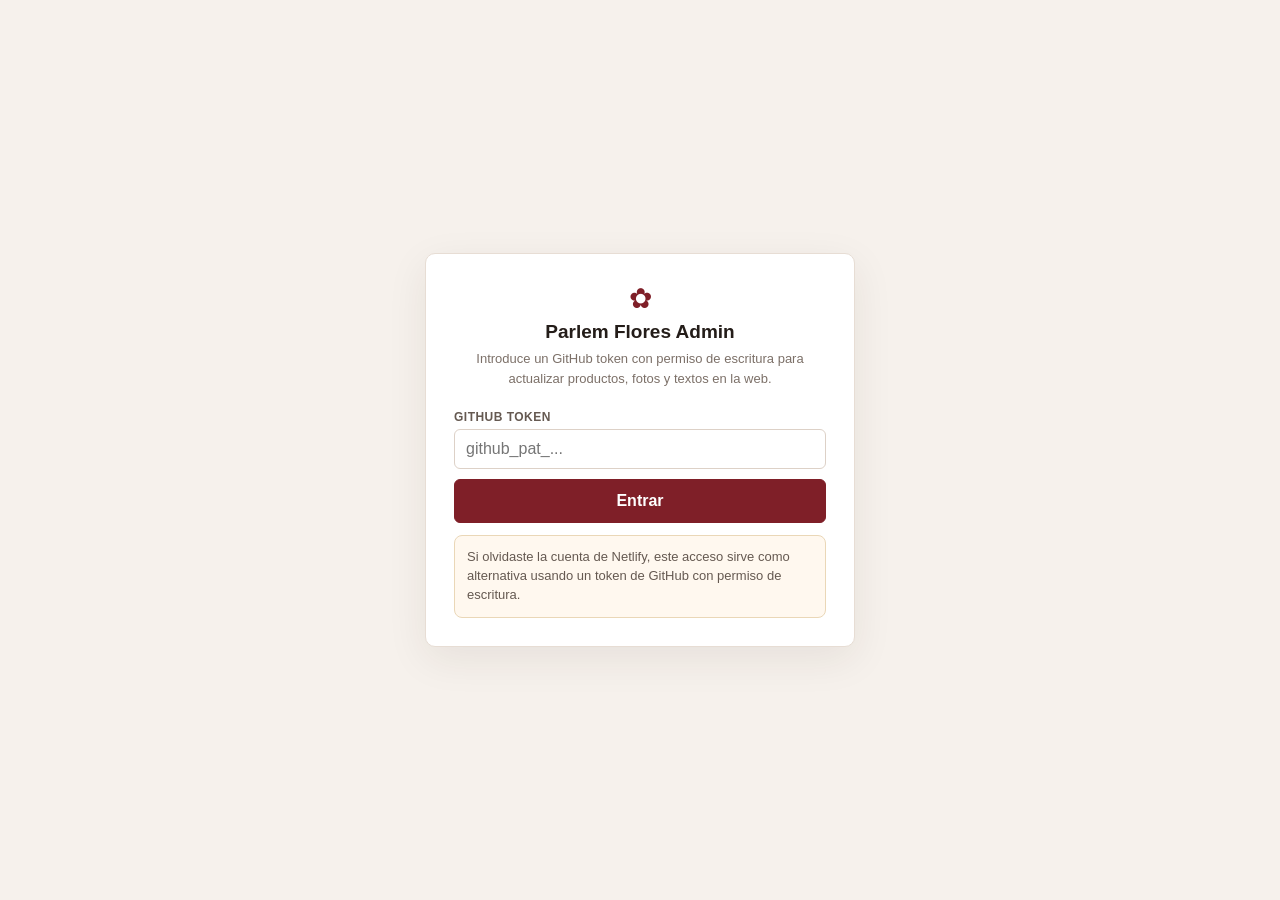
<file: admin/token.html>
<!DOCTYPE html>
<html lang="es">
<head>
<meta charset="UTF-8">
<meta name="viewport" content="width=device-width, initial-scale=1.0">
<title>Parlem Flores · Admin</title>
<style>
*{box-sizing:border-box;margin:0;padding:0}
body{font-family:-apple-system,BlinkMacSystemFont,"Segoe UI",sans-serif;background:#f6f1ec;color:#241d19;min-height:100vh}
button,input,select,textarea{font:inherit}
.login{min-height:100vh;display:flex;align-items:center;justify-content:center;padding:24px}
.login-card{width:min(430px,100%);background:white;border:1px solid #e7ddd4;border-radius:10px;padding:28px;box-shadow:0 12px 40px rgba(56,40,30,.08)}
.logo{text-align:center;color:#7f1f28;font-family:Georgia,serif;font-size:28px;margin-bottom:6px}
.login-card h1{text-align:center;font-size:19px;margin-bottom:6px}
.hint{text-align:center;color:#7c7068;font-size:13px;line-height:1.5;margin-bottom:22px}
label{display:block;font-size:12px;font-weight:700;color:#655951;margin:14px 0 5px;text-transform:uppercase;letter-spacing:.04em}
input,select,textarea{width:100%;border:1px solid #ddd1c7;background:white;border-radius:6px;padding:10px 11px;color:#241d19}
textarea{min-height:82px;resize:vertical}
input:focus,select:focus,textarea:focus{outline:none;border-color:#7f1f28;box-shadow:0 0 0 3px rgba(127,31,40,.1)}
.btn{border:1px solid #ddd1c7;background:white;border-radius:6px;padding:9px 14px;cursor:pointer;color:#241d19;font-weight:650}
.btn:hover{background:#faf6f2}
.btn-primary{background:#7f1f28;color:white;border-color:#7f1f28}
.btn-primary:hover{background:#661820}
.btn-danger{color:#ad3f3f;border-color:#e7bcbc;background:#fff8f8}
.btn-row{display:flex;gap:10px;align-items:center;flex-wrap:wrap}
.full{display:flex;width:100%;align-items:center;justify-content:center;margin-top:10px;text-align:center;line-height:1.25;min-height:44px;text-decoration:none}
.account-help{margin-top:12px;padding:12px;border:1px solid #ead7b7;background:#fff8ef;border-radius:8px;color:#655951;font-size:13px;line-height:1.45}
.hint+.full{margin-top:18px}
.error{display:none;color:#b43b3b;font-size:13px;text-align:center;margin-top:12px}
.app{display:none;min-height:100vh}
.top{height:58px;background:white;border-bottom:1px solid #e7ddd4;display:flex;align-items:center;gap:12px;padding:0 18px;position:sticky;top:0;z-index:2}
.brand{font-weight:750;color:#7f1f28;margin-right:auto}.brand span{color:#241d19}
.nav{border:0;background:transparent;border-radius:6px;padding:8px 11px;cursor:pointer;color:#73665e;font-weight:650}
.nav.active,.nav:hover{background:#f0e7df;color:#7f1f28}
.wrap{max-width:1080px;margin:0 auto;padding:24px 16px}
.page{display:none}.page.active{display:block}
.head{display:flex;justify-content:space-between;gap:12px;align-items:center;margin-bottom:18px}
.head h2{font-size:22px}
.muted{color:#7c7068;font-size:13px;line-height:1.5}
.summary{display:grid;grid-template-columns:repeat(auto-fit,minmax(150px,1fr));gap:10px;margin-bottom:14px}
.stat{background:white;border:1px solid #e7ddd4;border-radius:8px;padding:12px}
.stat strong{display:block;font-size:21px;color:#7f1f28;margin-bottom:2px}
.stat span{font-size:12px;color:#75685f;font-weight:650}
.toolbar{display:flex;gap:10px;align-items:center;justify-content:space-between;flex-wrap:wrap;margin-bottom:14px}
.search{width:min(340px,100%);background:white}
.dirty{display:none;background:#fff3cd;color:#745500;border:1px solid #ead48a;border-radius:999px;padding:6px 10px;font-size:12px;font-weight:750}
.dirty.show{display:inline-flex}
	.tabs{display:flex;gap:8px;flex-wrap:wrap;margin-bottom:14px}
	.subtabs{width:100%;margin-top:-6px;margin-bottom:6px}
	.subtabs .tab{font-size:13px;padding:6px 11px;background:#fbf8f5}
	.tab{border:1px solid #ddd1c7;background:white;border-radius:999px;padding:7px 13px;cursor:pointer;color:#655951}
.tab.active{background:#7f1f28;color:white;border-color:#7f1f28}
.grid{display:grid;gap:10px}
.product{background:white;border:1px solid #e7ddd4;border-radius:8px;padding:12px;display:grid;grid-template-columns:84px 1fr auto;gap:14px;align-items:center}
.thumb{width:84px;height:84px;border-radius:6px;background:#f0e7df;display:flex;align-items:center;justify-content:center;overflow:hidden;font-size:30px}
.thumb img{width:100%;height:100%;object-fit:cover}
.pname{font-weight:750;margin-bottom:4px}
.pdesc{font-size:13px;color:#7c7068;line-height:1.35;margin-bottom:8px}
.meta{display:flex;gap:7px;align-items:center;flex-wrap:wrap}
.badge{font-size:11px;padding:3px 8px;border-radius:999px;background:#f0e7df;color:#655951}
.price{font-weight:800;color:#7f1f28;font-size:13px}
.size-price-grid{display:grid;grid-template-columns:repeat(3,minmax(0,1fr));gap:10px}
.legacy-price-note{margin-top:7px;color:#7c7068;font-size:12px}
.dot{width:8px;height:8px;border-radius:50%;background:#41945c}.dot.off{background:#bbb}
.actions{display:flex;flex-direction:column;gap:7px}
.card{background:white;border:1px solid #e7ddd4;border-radius:8px;padding:16px;margin-bottom:14px}
.rule-grid{display:grid;grid-template-columns:repeat(auto-fit,minmax(190px,1fr));gap:10px;margin-top:10px}
.rule-item{border:1px solid #e7ddd4;border-radius:8px;padding:11px;background:#fbf8f5}
.rule-item strong{display:block;color:#7f1f28;margin-bottom:4px}
.rule-item span{display:block;color:#75685f;font-size:12px;line-height:1.45}
.form-grid{display:grid;grid-template-columns:1fr 1fr;gap:14px}
.form-grid .wide{grid-column:1/-1}
.modal-bg{display:none;position:fixed;inset:0;background:rgba(0,0,0,.42);align-items:center;justify-content:center;padding:18px;z-index:10}
.modal-bg.open{display:flex}
.modal{width:min(620px,100%);max-height:92vh;overflow:auto;background:white;border-radius:10px;padding:22px}
.modal h3{margin-bottom:14px}
.upload{border:2px dashed #ddd1c7;border-radius:8px;padding:16px;text-align:center;background:#fbf8f5}
.upload img{display:none;width:100%;height:160px;object-fit:cover;border-radius:6px;margin-top:12px}
.switch{display:flex;gap:9px;align-items:center;margin-top:12px;cursor:pointer}
.toggle{width:42px;height:23px;border-radius:999px;background:#cfc5bd;position:relative}.toggle:after{content:"";position:absolute;width:17px;height:17px;border-radius:50%;background:white;left:3px;top:3px;transition:.15s}.toggle.on{background:#7f1f28}.toggle.on:after{transform:translateX(19px)}
.seasonal{display:grid;gap:10px}
.seasonal-item{background:white;border:1px solid #e7ddd4;border-radius:8px;padding:12px;display:grid;grid-template-columns:64px 1fr auto;gap:14px;align-items:center}
.seasonal-emoji{width:64px;height:64px;border-radius:6px;background:#f0e7df;display:flex;align-items:center;justify-content:center;font-size:28px}
.seasonal-emoji img{width:100%;height:100%;object-fit:cover}
.seasonal-name{font-weight:750;font-size:16px}
.member{background:white;border:1px solid #e7ddd4;border-radius:8px;padding:12px;display:grid;grid-template-columns:1fr auto;gap:14px;align-items:center}
.member-name{font-weight:750;margin-bottom:4px}
.member-line{font-size:13px;color:#7c7068;line-height:1.45}
.member-total{font-weight:800;color:#7f1f28;font-size:15px}
.member-actions{display:flex;gap:7px;align-items:center;flex-wrap:wrap}
.profile-head{display:flex;justify-content:space-between;gap:16px;align-items:flex-start;margin-bottom:16px}
.profile-head h3{margin:0 0 4px;font-size:23px}
.profile-section{border-top:1px solid #e7ddd4;padding-top:16px;margin-top:16px}
.profile-section h4{font-size:15px;margin-bottom:10px}
.detail-grid{display:grid;grid-template-columns:repeat(2,minmax(0,1fr));gap:10px 18px}
.detail-item span{display:block;color:#7c7068;font-size:11px;font-weight:700;text-transform:uppercase;margin-bottom:3px}
.detail-item strong{display:block;font-size:14px;overflow-wrap:anywhere}
.analysis-intro{background:#fff8ef;border:1px solid #ead7b7;border-left:4px solid #b57924;border-radius:8px;padding:14px 16px;margin-bottom:14px;line-height:1.5}
.analysis-intro strong{color:#7f1f28}
.analysis-grid{display:grid;grid-template-columns:repeat(2,minmax(0,1fr));gap:14px}
.analysis-panel{background:white;border:1px solid #e7ddd4;border-radius:8px;padding:16px;min-width:0}
.analysis-panel.wide{grid-column:1/-1}
.analysis-panel h3{font-size:16px;margin-bottom:4px}
.analysis-panel>.muted{margin-bottom:12px}
.bar-list{display:grid;gap:10px}
.bar-row{display:grid;grid-template-columns:minmax(92px,1fr) 2fr auto;gap:10px;align-items:center;font-size:13px}
.bar-track{height:8px;background:#eee5de;border-radius:4px;overflow:hidden}
.bar-fill{height:100%;background:#7f1f28;border-radius:4px}
.bar-value{font-weight:750;min-width:24px;text-align:right}
.segment-grid{display:grid;grid-template-columns:repeat(auto-fit,minmax(150px,1fr));gap:10px}
.segment-item{border-left:3px solid #7f1f28;padding:8px 10px;background:#fbf8f5;border-radius:0 6px 6px 0}
.segment-item strong{display:block;font-size:19px;color:#7f1f28}
.segment-item span{display:block;font-size:12px;font-weight:700;margin-top:2px}
.segment-item small{display:block;color:#7c7068;font-size:11px;line-height:1.35;margin-top:4px}
.action-list{display:grid;gap:8px}
.action-item{display:flex;justify-content:space-between;gap:12px;align-items:center;border-bottom:1px solid #eee5de;padding:8px 0}
.action-item:last-child{border-bottom:0}
.action-copy strong,.action-copy span{display:block}
.action-copy span{font-size:12px;color:#7c7068;margin-top:2px}
.tag{display:inline-flex;align-items:center;border-radius:999px;padding:3px 8px;font-size:11px;font-weight:700;background:#f0e7df;color:#655951}
.tag.alert{background:#fff0d9;color:#86570e}.tag.good{background:#e9f5ec;color:#2f6d3e}.tag.cool{background:#eaf1f8;color:#365f82}
.empty-state{color:#7c7068;font-size:13px;padding:12px 0}
.table-wrap{background:white;border:1px solid #e7ddd4;border-radius:8px;overflow:auto}
.records-table{width:100%;border-collapse:collapse;min-width:980px}
.records-table.records-wide{min-width:1320px}
.records-table th,.records-table td{padding:10px;border-bottom:1px solid #e7ddd4;text-align:left;font-size:13px;vertical-align:top}
.records-table th{background:#fbf8f5;color:#655951;font-size:12px;text-transform:uppercase;letter-spacing:.04em}
.records-table tr:last-child td{border-bottom:0}
.status{position:fixed;right:16px;bottom:16px;background:#241d19;color:white;border-radius:8px;padding:11px 14px;box-shadow:0 10px 28px rgba(0,0,0,.18);display:none;max-width:360px;font-size:13px}
.status.show{display:block}
@media(max-width:720px){.top{overflow-x:auto}.product{grid-template-columns:70px 1fr}.member{grid-template-columns:1fr}.thumb{width:70px;height:70px}.actions{grid-column:1/-1;flex-direction:row}.form-grid,.analysis-grid,.detail-grid{grid-template-columns:1fr}.analysis-panel.wide{grid-column:auto}.bar-row{grid-template-columns:minmax(86px,1fr) 1.4fr auto}.profile-head{display:block}.profile-head .btn-row{margin-top:12px}}
</style>
</head>
<body>
<section class="login" id="login">
  <div class="login-card">
    <div class="logo">✿</div>
    <h1>Parlem Flores Admin</h1>
    <p class="hint">Introduce un GitHub token con permiso de escritura para actualizar productos, fotos y textos en la web.</p>
    <label>GitHub token</label>
    <input id="token" type="password" placeholder="github_pat_..." autocomplete="off">
    <button class="btn btn-primary full" onclick="start()">Entrar</button>
    <div class="account-help">Si olvidaste la cuenta de Netlify, este acceso sirve como alternativa usando un token de GitHub con permiso de escritura.</div>
    <div class="error" id="login-error">No se pudo conectar con GitHub. Revisa el token.</div>
  </div>
</section>

<section class="app" id="app">
  <nav class="top">
    <div class="brand">✿ <span>Parlem Admin</span></div>
    <button class="nav active" onclick="showPage('products',this)">Productos</button>
    <button class="nav" onclick="showPage('seasonal',this)">Temporada de Ramos</button>
    <button class="nav" onclick="showPage('members',this)">Miembros</button>
    <button class="nav" onclick="showPage('analytics',this)">Análisis</button>
    <button class="nav" onclick="showPage('transactions',this)">Consumos</button>
    <button class="nav" onclick="showPage('settings',this)">Configuración</button>
    <button class="nav" onclick="showPage('publish',this)">Publicar</button>
    <span class="dirty" id="dirty">Cambios sin publicar</span>
    <button class="btn" onclick="location.href='/'">Ver web</button>
  </nav>
  <main class="wrap">
    <section class="page active" id="page-products">
      <div class="head"><h2>Productos</h2><button class="btn btn-primary" onclick="openProduct()">+ Nuevo producto</button></div>
      <div class="summary" id="summary"></div>
      <div class="toolbar">
        <div class="tabs" id="tabs"></div>
        <div class="tabs subtabs" id="subtabs"></div>
        <input class="search" id="search" type="search" placeholder="Buscar producto..." oninput="searchTerm=this.value.toLowerCase();renderProducts()">
      </div>
      <div class="grid" id="products"></div>
    </section>
    <section class="page" id="page-seasonal">
      <div class="head"><h2>Temporada de Ramos</h2><button class="btn btn-primary" onclick="openSeasonal()">+ Nuevo ramo</button></div>
      <div class="seasonal" id="seasonal"></div>
    </section>
    <section class="page" id="page-members">
      <div class="head"><h2>Miembros</h2><button class="btn btn-primary" onclick="openMember()">+ Nuevo miembro</button></div>
      <div class="summary" id="member-summary"></div>
      <div class="toolbar">
        <input class="search" id="member-search" type="search" placeholder="Buscar miembro..." oninput="memberSearchTerm=this.value.toLowerCase();renderMembers()">
        <select class="search" id="member-segment-filter" onchange="memberSegmentFilter=this.value;renderMembers()">
          <option value="all">Todos los grupos</option>
          <option value="new">Nuevos</option>
          <option value="repeat">Recurrentes</option>
          <option value="loyal">Fieles</option>
          <option value="high">Alto valor</option>
          <option value="risk">En riesgo</option>
          <option value="inactive">Inactivos</option>
          <option value="birthday">Cumpleaños próximo</option>
          <option value="no-purchase">Sin compras</option>
        </select>
      </div>
      <div class="grid" id="members"></div>
      <div class="card" id="loyalty-rules" style="margin-top:14px"></div>
    </section>
    <section class="page" id="page-analytics">
      <div class="head"><div><h2>Análisis de clientes</h2><p class="muted">Perfil de la clientela, hábitos de compra y oportunidades de seguimiento.</p></div><button class="btn" onclick="renderAnalytics()">Actualizar</button></div>
      <div class="summary" id="analytics-summary"></div>
      <div class="analysis-intro" id="analytics-insight"></div>
      <div class="analysis-grid">
        <section class="analysis-panel wide"><h3>Grupos de clientes</h3><p class="muted">Clasificación automática según actividad, frecuencia y valor.</p><div class="segment-grid" id="analytics-segments"></div></section>
        <section class="analysis-panel"><h3>Niveles de fidelidad</h3><p class="muted">Distribución por consumo acumulado.</p><div class="bar-list" id="analytics-levels"></div></section>
        <section class="analysis-panel"><h3>Edad de los clientes</h3><p class="muted">Calculada cuando hay fecha de nacimiento.</p><div class="bar-list" id="analytics-ages"></div></section>
        <section class="analysis-panel"><h3>Origen de los clientes</h3><p class="muted">Cómo conocieron la floristería.</p><div class="bar-list" id="analytics-sources"></div></section>
        <section class="analysis-panel"><h3>Motivos de compra</h3><p class="muted">Ocasiones registradas en los consumos.</p><div class="bar-list" id="analytics-occasions"></div></section>
        <section class="analysis-panel"><h3>Productos más solicitados</h3><p class="muted">Tipos de producto registrados.</p><div class="bar-list" id="analytics-products"></div></section>
        <section class="analysis-panel"><h3>Ciudades</h3><p class="muted">Ubicación declarada por los clientes.</p><div class="bar-list" id="analytics-cities"></div></section>
        <section class="analysis-panel"><h3>Canales de venta</h3><p class="muted">Dónde se cerraron los pedidos.</p><div class="bar-list" id="analytics-channels"></div></section>
        <section class="analysis-panel wide"><h3>Próximas acciones</h3><p class="muted">Cumpleaños, clientes sin actividad y miembros próximos a subir de nivel.</p><div class="action-list" id="analytics-actions"></div></section>
      </div>
    </section>
    <section class="page" id="page-transactions">
      <div class="head"><h2>Consumos</h2><button class="btn btn-primary" onclick="openTransaction()">+ Nuevo consumo</button></div>
      <div class="toolbar">
        <select class="search" id="transaction-member-filter" onchange="transactionFilter=this.value;renderTransactions()"></select>
      </div>
      <div class="table-wrap"><table class="records-table records-wide"><thead><tr><th>Fecha</th><th>Miembro</th><th>Total</th><th>Descuento</th><th>Cobrado</th><th>Puntos</th><th>Disponible</th><th>Pedido</th><th>Motivo</th><th>Producto</th><th>Canal</th><th>Pago</th><th>Notas</th><th></th></tr></thead><tbody id="transactions"></tbody></table></div>
    </section>
    <section class="page" id="page-settings">
      <div class="head"><h2>Configuración</h2></div>
      <div id="settings"></div>
    </section>
    <section class="page" id="page-publish">
      <div class="head"><h2>Publicar cambios</h2></div>
      <div class="card">
        <p class="muted">Los cambios se publican en Netlify. Después de guardar, la web puede tardar 1 a 3 minutos en actualizarse.</p>
        <div class="btn-row" style="margin-top:14px">
          <button class="btn btn-primary" id="publish-btn" onclick="saveAll()">Guardar en la nube</button>
          <button class="btn" onclick="loadData()">Recargar datos</button>
        </div>
      </div>
    </section>
  </main>
</section>

<div class="modal-bg" id="modal">
  <div class="modal">
    <h3 id="modal-title">Nuevo producto</h3>
    <div class="form-grid">
      <div><label>Nombre</label><input id="f-name"></div>
      <div><label>Categoría</label><select id="f-cat" onchange="renderSubcategoryOptions()"></select></div>
      <div class="wide" id="subcategory-field" style="display:none"><label>Subcategoría</label><select id="f-subcat"></select></div>
      <div class="wide"><label>Descripción</label><textarea id="f-desc"></textarea></div>
      <div class="wide">
        <div id="single-price-field" style="display:none">
          <label>Precio</label><input id="f-price-single" type="number" min="0" step="0.01" placeholder="35">
        </div>
        <div class="size-price-grid" id="size-price-fields">
          <div><label>Precio S</label><input id="f-price-s" type="number" min="0" step="0.01" placeholder="25"></div>
          <div><label>Precio M</label><input id="f-price-m" type="number" min="0" step="0.01" placeholder="45"></div>
          <div><label>Precio L</label><input id="f-price-l" type="number" min="0" step="0.01" placeholder="65"></div>
        </div>
        <p class="legacy-price-note" id="f-price-legacy">Completa los tres precios para mostrar S, M y L en la web.</p>
      </div>
      <div><label>Badge</label><input id="f-badge" placeholder="Más vendido"></div>
      <div><label>Etiqueta precio</label><input id="f-plabel" placeholder="/semana"></div>
      <div class="wide">
        <label>Foto</label>
        <div class="upload">
          <input id="f-image" type="file" accept="image/jpeg,image/png,image/webp" onchange="handleImage(event)">
          <p class="muted">Sube una foto JPG, PNG o WebP. Máximo 25 MB. La web la comprimirá automáticamente a JPG.</p>
          <img id="f-preview" alt="">
        </div>
      </div>
    </div>
    <div class="switch" onclick="toggleAvailable()"><div class="toggle on" id="f-toggle"></div><span id="f-toggle-label">Disponible</span></div>
    <div class="btn-row" style="justify-content:flex-end;margin-top:18px">
      <button class="btn" onclick="closeProduct()">Cancelar</button>
      <button class="btn btn-primary" onclick="saveProduct()">Guardar producto</button>
    </div>
  </div>
</div>
<div class="modal-bg" id="seasonal-modal">
  <div class="modal">
    <h3 id="seasonal-modal-title">Nuevo ramo de temporada</h3>
    <div class="form-grid">
      <div><label>Nombre</label><input id="s-name" placeholder="Tulipanes"></div>
      <div><label>Precio desde</label><input id="s-price" type="number" min="0"></div>
      <div><label>Precio hasta</label><input id="s-pmax" type="number" min="0"></div>
      <div class="wide"><label>Etiqueta precio</label><input id="s-plabel" placeholder="/ramo"></div>
      <div class="wide">
        <label>Foto</label>
        <div class="upload">
          <input id="s-image" type="file" accept="image/jpeg,image/png,image/webp" onchange="handleSeasonalImage(event)">
          <p class="muted">Sube una foto JPG, PNG o WebP. Máximo 25 MB. La web la comprimirá automáticamente a JPG.</p>
          <img id="s-preview" alt="">
        </div>
      </div>
    </div>
    <div class="btn-row" style="justify-content:flex-end;margin-top:18px">
      <button class="btn" onclick="closeSeasonal()">Cancelar</button>
      <button class="btn btn-primary" onclick="saveSeasonal()">Guardar ramo</button>
    </div>
  </div>
</div>
<div class="modal-bg" id="member-modal">
  <div class="modal">
    <h3 id="member-modal-title">Nuevo miembro</h3>
    <div class="form-grid">
      <div><label>Nombre</label><input id="m-name"></div>
      <div><label>Teléfono</label><input id="m-phone"></div>
      <div><label>Email</label><input id="m-email" type="email"></div>
      <div><label>Cumpleaños</label><input id="m-birthday" type="date"></div>
      <div><label>Tipo de cliente</label><select id="m-customer-type"><option>Particular</option><option>Empresa</option></select></div>
      <div><label>Idioma preferido</label><select id="m-language"><option value="">Sin especificar</option><option>Español</option><option>Valenciano</option><option>Inglés</option><option>Chino</option><option>Otro</option></select></div>
      <div><label>Ciudad</label><input id="m-city" placeholder="Valencia"></div>
      <div><label>Código postal</label><input id="m-postal-code" inputmode="numeric" placeholder="46005"></div>
      <div><label>Cómo nos conoció</label><select id="m-source"><option value="">Sin especificar</option><option>Tienda</option><option>Recomendación</option><option>Google</option><option>Instagram</option><option>Web</option><option>Evento</option><option>Otro</option></select></div>
      <div><label>Contacto preferido</label><select id="m-preferred-contact"><option value="">Sin especificar</option><option>WhatsApp</option><option>Llamada</option><option>Email</option><option>SMS</option></select></div>
      <div><label>Flores preferidas</label><input id="m-preferred-flowers" placeholder="Rosas, peonías..."></div>
      <div><label>Colores preferidos</label><input id="m-preferred-colors" placeholder="Rosa, blanco..."></div>
      <div><label>Presupuesto habitual</label><select id="m-budget"><option value="">Sin especificar</option><option>Menos de 30€</option><option>30€ - 50€</option><option>50€ - 80€</option><option>80€ - 120€</option><option>Más de 120€</option></select></div>
      <div><label>Aniversario / fecha importante</label><input id="m-anniversary" type="date"></div>
      <div><label>Nivel manual</label><select id="m-level"><option value="">Automático</option><option>Bronce</option><option>Plata</option><option>Oro</option><option>VIP</option></select></div>
      <div><label>Estado</label><select id="m-status"><option value="active">Activo</option><option value="inactive">Inactivo</option></select></div>
      <div class="wide"><label style="text-transform:none"><input id="m-marketing-consent" type="checkbox" style="width:auto;margin-right:8px"> Autoriza recibir comunicaciones y promociones</label></div>
      <div class="wide"><label>Notas</label><textarea id="m-notes"></textarea></div>
    </div>
    <div class="btn-row" style="justify-content:flex-end;margin-top:18px">
      <button class="btn" onclick="closeMember()">Cancelar</button>
      <button class="btn btn-primary" onclick="saveMember()">Guardar miembro</button>
    </div>
  </div>
</div>
<div class="modal-bg" id="transaction-modal">
  <div class="modal">
    <h3 id="transaction-modal-title">Nuevo consumo</h3>
    <div class="form-grid">
      <div class="wide"><label>Miembro</label><select id="t-member" onchange="updateTransactionPreview()"></select></div>
      <div><label>Fecha</label><input id="t-date" type="date"></div>
      <div><label>Importe antes descuento</label><input id="t-amount" type="number" min="0" step="0.01" oninput="updateTransactionPreview()"></div>
      <div class="wide"><label><input id="t-use-points" type="checkbox" style="width:auto;margin-right:8px" onchange="updateTransactionPreview()"> Usar puntos disponibles</label><p class="muted" id="t-points-preview">Sin descuento por puntos.</p></div>
      <div><label>Método de pago</label><select id="t-payment"><option>Bizum</option><option>Efectivo</option><option>Tarjeta</option><option>Transferencia</option><option>Otro</option></select></div>
      <div><label>Pedido</label><input id="t-order" placeholder="Ramo, centro, evento..."></div>
      <div><label>Motivo de compra</label><select id="t-occasion"><option value="">Sin especificar</option><option>Cumpleaños</option><option>Aniversario</option><option>Boda</option><option>Evento</option><option>Nacimiento</option><option>Agradecimiento</option><option>Funeral</option><option>Decoración</option><option>Regalo</option><option>Otro</option></select></div>
      <div><label>Tipo de producto</label><select id="t-product-type"><option value="">Sin especificar</option><option>Ramo</option><option>Centro floral</option><option>Planta</option><option>Flores preservadas</option><option>Evento / boda</option><option>Otro</option></select></div>
      <div><label>Canal de venta</label><select id="t-channel"><option value="">Sin especificar</option><option>Tienda</option><option>WhatsApp</option><option>Instagram</option><option>Web</option><option>Teléfono</option><option>Otro</option></select></div>
      <div class="wide"><label>Notas</label><textarea id="t-notes"></textarea></div>
    </div>
    <div class="btn-row" style="justify-content:flex-end;margin-top:18px">
      <button class="btn" onclick="closeTransaction()">Cancelar</button>
      <button class="btn btn-primary" onclick="saveTransaction()">Guardar consumo</button>
    </div>
  </div>
</div>
<div class="modal-bg" id="profile-modal">
  <div class="modal" style="width:min(820px,100%)">
    <div id="profile-content"></div>
  </div>
</div>
<div class="status" id="status"></div>

<script>
const owner="linjunjin20010104-sys";
const repo="parlem-flores";
const branch="main";
const api=`https://api.github.com/repos/${owner}/${repo}/contents`;
const raw=`https://raw.githubusercontent.com/${owner}/${repo}/${branch}/data.json`;
let token="",data=null,dataSha="",filter="all",subfilter="all",searchTerm="",memberSearchTerm="",memberSegmentFilter="all",transactionFilter="all",profileMemberId=null,editingId=null,editingSeasonalIndex=null,editingMemberId=null,editingTransactionId=null,available=true,pendingImage=null,pendingSeasonalImage=null,pendingHeroImage=null,dirty=false;

async function gh(path,opts={}){
  const res=await fetch(`${api}/${path}`,{cache:"no-store",...opts,headers:{Authorization:`Bearer ${token}`,Accept:"application/vnd.github+json","Content-Type":"application/json",...(opts.headers||{})}});
  if(!res.ok){
    let msg=await res.text();
    try{msg=JSON.parse(msg).message||msg}catch{}
    throw new Error(msg);
  }
  return res.json();
}
function show(msg){const el=document.getElementById("status");el.textContent=msg;el.classList.add("show");setTimeout(()=>el.classList.remove("show"),4200)}
function setDirty(v=true){
  dirty=v;
  document.getElementById("dirty").classList.toggle("show",dirty);
  document.getElementById("publish-btn").disabled=!dirty;
}
window.addEventListener("beforeunload", e => { if(dirty){ e.preventDefault(); e.returnValue=""; } });
function b64utf8(str){return btoa(unescape(encodeURIComponent(str)))}
function b64ToUtf8(str){
  const bin=atob(String(str||"").replace(/\n/g,""));
  const bytes=Uint8Array.from(bin,c=>c.charCodeAt(0));
  return new TextDecoder().decode(bytes);
}
function fileB64(file){return new Promise((resolve,reject)=>{const r=new FileReader();r.onload=()=>resolve(String(r.result).split(",")[1]);r.onerror=reject;r.readAsDataURL(file)})}
function safeName(name){return name.toLowerCase().normalize("NFD").replace(/[\u0300-\u036f]/g,"").replace(/[^a-z0-9]+/g,"-").replace(/^-|-$/g,"").slice(0,48)||"flor"}
function loadImageFile(file){return new Promise((resolve,reject)=>{const img=new Image();const url=URL.createObjectURL(file);img.onload=()=>{URL.revokeObjectURL(url);resolve(img)};img.onerror=()=>{URL.revokeObjectURL(url);reject(new Error("No se pudo leer la foto. Usa JPG, PNG o WebP. Si es HEIC del iPhone, guárdala como JPG antes de subirla."))};img.src=url})}
function canvasBlob(canvas,quality=.82){return new Promise(resolve=>canvas.toBlob(resolve,"image/jpeg",quality))}
async function prepareImageFile(file){
  if(!file)return null;
  if(!["image/jpeg","image/png","image/webp"].includes(file.type)) throw new Error("Sube una foto JPG, PNG o WebP. Las fotos HEIC del iPhone no se pueden mostrar en la web; conviértelas a JPG antes de subirlas.");
  if(file.size>25*1024*1024) throw new Error("La foto es demasiado grande. Máximo 25 MB.");
  const img=await loadImageFile(file);
  const max=1800;
  const scale=Math.min(1,max/Math.max(img.width,img.height));
  const w=Math.max(1,Math.round(img.width*scale));
  const h=Math.max(1,Math.round(img.height*scale));
  const canvas=document.createElement("canvas");
  canvas.width=w; canvas.height=h;
  canvas.getContext("2d").drawImage(img,0,0,w,h);
  const blob=await canvasBlob(canvas,.84);
  if(!blob) throw new Error("No se pudo preparar la foto.");
  return new File([blob], safeName(file.name.replace(/\.[^.]+$/,"")||"foto")+".jpg", {type:"image/jpeg"});
}
async function uploadImage(path,file,message){
  try{
    await gh(path,{method:"PUT",body:JSON.stringify({message,content:await fileB64(file),branch})});
  }catch(e){
    alert("No se pudo subir la foto. Revisa tu conexión y que hayas entrado con la cuenta correcta. Detalle: "+String(e.message||e).slice(0,220));
    throw e;
  }
}

async function start(){
  token=document.getElementById("token").value.trim();
  if(!token)return;
  try{await loadData();document.getElementById("login").style.display="none";document.getElementById("app").style.display="block";renderAll()}
  catch(e){document.getElementById("login-error").style.display="block"}
}
async function loadData(){
  show("Sincronizando con la nube...");
  const file=await gh(`data.json?ref=${branch}&v=${Date.now()}`);
  dataSha=file.sha;
  data=JSON.parse(b64ToUtf8(file.content));
	  filter="all";
	  subfilter="all";
	  searchTerm="";
		  memberSearchTerm="";
		  memberSegmentFilter="all";
		  transactionFilter="all";
	  ensureMemberData();
	  const search=document.getElementById("search");
	  if(search) search.value="";
		  const memberSearch=document.getElementById("member-search");
		  if(memberSearch) memberSearch.value="";
		  const memberSegment=document.getElementById("member-segment-filter");
		  if(memberSegment) memberSegment.value="all";
	  dirty=false;
	  renderAll();
	  setDirty(false);
	  show(`Datos actualizados: ${(data.products||[]).length} productos`);
	}
	function ensureMemberData(){data.members=data.members||[];data.member_transactions=data.member_transactions||[]}
	function renderAll(){if(!data)return;ensureMemberData();renderSummary();renderTabs();renderProducts();renderSeasonal();renderLoyaltyRules();renderMembers();renderTransactions();renderAnalytics();renderSettings()}
		function showPage(id,btn){document.querySelectorAll(".page").forEach(p=>p.classList.remove("active"));document.querySelectorAll(".nav").forEach(n=>n.classList.remove("active"));document.getElementById("page-"+id).classList.add("active");if(btn)btn.classList.add("active");if(id==="analytics")renderAnalytics()}
function renderTabs(){
  const cats=[{id:"all",name:"Todos"},...(data.categories||[])];
  document.getElementById("tabs").innerHTML=cats.map(c=>`<button class="tab ${filter===c.id?"active":""}" onclick="filter='${c.id}';subfilter='all';renderTabs();renderProducts()">${c.name}</button>`).join("");
  renderAdminSubtabs();
  document.getElementById("f-cat").innerHTML=(data.categories||[]).map(c=>`<option value="${c.id}">${c.name}</option>`).join("");
}
function renderAdminSubtabs(){
  const box=document.getElementById("subtabs");
  if(!box)return;
  const cat=(data.categories||[]).find(c=>c.id===filter);
  const subs=cat?.subcategories||[];
  if(!subs.length){box.innerHTML="";box.style.display="none";return}
  box.style.display="flex";
  const items=[{id:"all",name:"Todos"},...subs];
  box.innerHTML=items.map(s=>`<button class="tab ${subfilter===s.id?"active":""}" onclick="subfilter='${s.id}';renderAdminSubtabs();renderProducts()">${s.name}</button>`).join("");
}
function renderSummary(){
  const total=data.products.length;
  const visible=data.products.filter(p=>p.available).length;
  const withPhotos=data.products.filter(p=>p.image).length;
  const missingPhotos=total-withPhotos;
  const withSizes=data.products.filter(hasSizePrices).length;
  document.getElementById("summary").innerHTML=`
    <div class="stat"><strong>${total}</strong><span>Productos</span></div>
    <div class="stat"><strong>${visible}</strong><span>Visibles en la web</span></div>
    <div class="stat"><strong>${withPhotos}</strong><span>Con foto</span></div>
    <div class="stat"><strong>${missingPhotos}</strong><span>Sin foto</span></div>
    <div class="stat"><strong>${withSizes}</strong><span>Con precios S/M/L</span></div>`;
}
function sizePrice(p,key){return Number(p["price_"+key])||0}
function hasSizePrices(p){return sizePrice(p,"s")>0&&sizePrice(p,"m")>0&&sizePrice(p,"l")>0}
function isSinglePriceCategoryValue(category){return ["cestas-ramos-secos","flores-preservadas"].includes(category)}
function isSinglePriceProduct(p){return isSinglePriceCategoryValue(p.category)}
function displayMoney(value){const n=Number(value)||0;return `${n.toLocaleString("es-ES",{minimumFractionDigits:Number.isInteger(n)?0:2,maximumFractionDigits:2})}€`}
function price(p){return isSinglePriceProduct(p)?`${Number(p.price)>0?displayMoney(p.price):"Consultar"} · Talla único`:hasSizePrices(p)?`S ${displayMoney(sizePrice(p,"s"))} · M ${displayMoney(sizePrice(p,"m"))} · L ${displayMoney(sizePrice(p,"l"))}`:p.price===0?"Consultar":`${displayMoney(p.price)}${p.price_max&&p.price_max>p.price?" - "+displayMoney(p.price_max):""}${p.price_label?" "+p.price_label:""}`}
function catName(id){const c=(data.categories||[]).find(x=>x.id===id);return c?c.name:id}
function subcatName(catId,subcatId){const c=(data.categories||[]).find(x=>x.id===catId);const s=(c?.subcategories||[]).find(x=>x.id===subcatId);return s?s.name:""}
function renderProducts(){
  const byCat=filter==="all"?data.products:data.products.filter(p=>p.category===filter);
  const bySub=subfilter==="all"?byCat:byCat.filter(p=>p.subcategory===subfilter);
  const items=searchTerm?bySub.filter(p=>`${p.name} ${p.description||""} ${p.badge||""} ${catName(p.category)} ${subcatName(p.category,p.subcategory)}`.toLowerCase().includes(searchTerm)):bySub;
  document.getElementById("products").innerHTML=items.map(p=>`
    <div class="product" style="${p.available?"":"opacity:.55"}">
      <div class="thumb">${p.image?`<img src="${p.image}" alt="${p.name}">`:`<span class="muted">Sin foto</span>`}</div>
      <div><div class="pname">${p.name}</div><div class="pdesc">${p.description||""}</div><div class="meta"><span class="badge">${catName(p.category)}</span>${p.subcategory?`<span class="badge">${subcatName(p.category,p.subcategory)}</span>`:""}${p.badge?`<span class="badge">${p.badge}</span>`:""}<span class="price">${price(p)}</span>${hasSizePrices(p)||isSinglePriceProduct(p)?"":'<span class="badge">Falta S/M/L</span>'}<span class="dot ${p.available?"":"off"}"></span></div></div>
      <div class="actions"><button class="btn" onclick="openProduct(${p.id})">Editar</button><button class="btn btn-danger" onclick="deleteProduct(${p.id})">Borrar</button></div>
    </div>`).join("")||'<p class="muted">No hay productos con este filtro. Pulsa Recargar datos para volver a ver Todos.</p>';
}
function openProduct(id){
  editingId=id||null;pendingImage=null;available=true;
  document.getElementById("modal-title").textContent=id?"Editar producto":"Nuevo producto";
  const defaultCategory=filter!=="all"?filter:((data.categories||[])[0]?.id||"ramos-bouquets");
  const defaultSubcategory=subfilter!=="all"?subfilter:"";
  const p=id?data.products.find(x=>x.id===id):{category:defaultCategory,subcategory:defaultSubcategory,name:"",description:"",price:"",price_max:"",price_s:"",price_m:"",price_l:"",price_label:"",image:"",badge:"",available:true};
  ["name","desc","price-s","price-m","price-l","price-single","badge","plabel"].forEach(x=>document.getElementById("f-"+x).value="");
  document.getElementById("f-name").value=p.name||"";document.getElementById("f-cat").value=p.category||"ramos-bouquets";document.getElementById("f-desc").value=p.description||"";document.getElementById("f-price-s").value=sizePrice(p,"s")||"";document.getElementById("f-price-m").value=sizePrice(p,"m")||"";document.getElementById("f-price-l").value=sizePrice(p,"l")||"";document.getElementById("f-price-single").value=Number(p.price)||sizePrice(p,"s")||"";document.getElementById("f-badge").value=p.badge||"";document.getElementById("f-plabel").value=p.price_label||"";
  const legacy=document.getElementById("f-price-legacy");
  legacy.textContent=isSinglePriceProduct(p)?"Este producto se mostrará como Talla único con un solo precio.":hasSizePrices(p)?"Los tres tamaños se mostrarán en la web.":Number(p.price)>0?`Precio anterior: ${displayMoney(p.price)}${Number(p.price_max)>Number(p.price)?" - "+displayMoney(p.price_max):""}. Introduce S, M y L para sustituirlo.`:"Completa los tres precios para mostrar S, M y L en la web.";
  renderSubcategoryOptions(p.subcategory||"");
  updatePriceMode();
  available=p.available!==false;updateToggle();
  const prev=document.getElementById("f-preview");prev.style.display=p.image?"block":"none";prev.src=p.image||"";
  document.getElementById("f-image").value="";
  document.getElementById("modal").classList.add("open");
}
function renderSubcategoryOptions(selected=""){
  const catId=document.getElementById("f-cat").value;
  const cat=(data.categories||[]).find(c=>c.id===catId);
  const subs=cat?.subcategories||[];
  document.getElementById("subcategory-field").style.display=subs.length?"block":"none";
  document.getElementById("f-subcat").innerHTML=['<option value="">Sin subcategoría</option>',...subs.map(s=>`<option value="${s.id}" ${s.id===selected?"selected":""}>${s.name}</option>`)].join("");
  updatePriceMode();
}
function updatePriceMode(){
  const single=isSinglePriceCategoryValue(document.getElementById("f-cat").value);
  document.getElementById("single-price-field").style.display=single?"block":"none";
  document.getElementById("size-price-fields").style.display=single?"none":"grid";
  document.getElementById("f-price-legacy").textContent=single?"Este producto se mostrará como Talla único con un solo precio.":"Completa los tres precios para mostrar S, M y L en la web.";
}
function closeProduct(){document.getElementById("modal").classList.remove("open")}
function toggleAvailable(){available=!available;updateToggle()}
function updateToggle(){document.getElementById("f-toggle").className="toggle"+(available?" on":"");document.getElementById("f-toggle-label").textContent=available?"Disponible":"Oculto"}
async function handleImage(e){
  const original=e.target.files[0]||null;
  pendingImage=null;
  if(!original)return;
  try{
    pendingImage=await prepareImageFile(original);
    const prev=document.getElementById("f-preview");prev.src=URL.createObjectURL(pendingImage);prev.style.display="block";
    show("Foto preparada. Pulsa Guardar producto y después Publicar.");
  }catch(err){
    alert(err.message||"No se pudo preparar la foto.");
    e.target.value="";
  }
}
async function saveProduct(){
  try{
    const name=document.getElementById("f-name").value.trim();
    if(!name){alert("El nombre es obligatorio");return}
    const singlePriceMode=isSinglePriceCategoryValue(document.getElementById("f-cat").value);
    const singlePrice=parseFloat(document.getElementById("f-price-single").value)||0;
    const priceS=singlePriceMode?0:(parseFloat(document.getElementById("f-price-s").value)||0);
    const priceM=singlePriceMode?0:(parseFloat(document.getElementById("f-price-m").value)||0);
    const priceL=singlePriceMode?0:(parseFloat(document.getElementById("f-price-l").value)||0);
    const enteredSizes=[priceS,priceM,priceL].filter(value=>value>0).length;
    if(singlePriceMode&&singlePrice<=0){alert("Introduce un precio para Talla único.");return}
    if(!singlePriceMode&&enteredSizes>0&&enteredSizes<3){alert("Completa los precios S, M y L, o deja los tres vacíos.");return}
    if(!singlePriceMode&&enteredSizes===3&&!(priceS<priceM&&priceM<priceL)){alert("Los precios deben aumentar por tamaño: S < M < L.");return}
    let image=editingId?(data.products.find(x=>x.id===editingId)?.image||""):"";
    if(pendingImage){
      show("Subiendo foto del producto...");
      const ext="jpg";
      const imgPath=`img/${Date.now()}-${safeName(name)}.${ext}`;
      await uploadImage(imgPath,pendingImage,`Upload ${name} photo`);
      image="/"+imgPath;
    }
    const existing=editingId?(data.products.find(p=>p.id===editingId)||{}):{};
    const product={...existing,id:editingId||Math.max(0,...data.products.map(p=>p.id||0))+1,category:document.getElementById("f-cat").value,subcategory:document.getElementById("f-subcat").value||"",name,description:document.getElementById("f-desc").value.trim(),price_s:singlePriceMode?0:(enteredSizes===3?priceS:0),price_m:singlePriceMode?0:(enteredSizes===3?priceM:0),price_l:singlePriceMode?0:(enteredSizes===3?priceL:0),price:singlePriceMode?singlePrice:(enteredSizes===3?priceS:(Number(existing.price)||0)),price_max:singlePriceMode?0:(enteredSizes===3?priceL:(Number(existing.price_max)||0)),price_label:singlePriceMode?"Talla único":document.getElementById("f-plabel").value.trim(),image,badge:document.getElementById("f-badge").value.trim(),available};
    if(editingId){data.products[data.products.findIndex(p=>p.id===editingId)]=product}else data.products.push(product);
    closeProduct();renderSummary();renderProducts();setDirty(true);show("Producto guardado. Pulsa Publicar para subirlo.");
  }catch(err){
    const msg=err && err.message ? err.message : "No se pudo guardar el producto.";
    show("No se pudo guardar el producto.");
    alert("No se pudo subir la foto o guardar el producto: "+msg);
  }
}
function deleteProduct(id){const p=data.products.find(x=>x.id===id);if(confirm(`¿Borrar "${p.name}"?`)){data.products=data.products.filter(x=>x.id!==id);renderSummary();renderProducts();setDirty(true)}}
function renderSeasonal(){
  document.getElementById("seasonal").innerHTML=(data.seasonal||[]).map((s,i)=>`
    <div class="seasonal-item">
      <div class="seasonal-emoji">${s.image?`<img src="${s.image}" alt="${s.name}">`:`<span class="muted">Sin foto</span>`}</div>
      <div><div class="seasonal-name">${s.name||"Ramo de temporada"}</div><div class="muted">${seasonalPrice(s)}</div></div>
      <div class="actions"><button class="btn" onclick="openSeasonal(${i})">Editar</button><button class="btn btn-danger" onclick="deleteSeasonal(${i})">Borrar</button></div>
    </div>`).join("")||'<p class="muted">No hay ramos de temporada.</p>';
}
function seasonalPrice(s){return s.price?`${s.price}€${s.price_max&&s.price_max>s.price?" - "+s.price_max+"€":""}${s.price_label?" "+s.price_label:""}`:"Sin precio"}
function openSeasonal(i){
  pendingSeasonalImage=null;
  editingSeasonalIndex=Number.isInteger(i)?i:null;
  const item=editingSeasonalIndex!==null?data.seasonal[editingSeasonalIndex]:{name:"",image:"",price:"",price_max:"",price_label:""};
  document.getElementById("seasonal-modal-title").textContent=editingSeasonalIndex!==null?"Editar ramo de temporada":"Nuevo ramo de temporada";
  document.getElementById("s-name").value=item.name||"";
  document.getElementById("s-price").value=item.price||"";
  document.getElementById("s-pmax").value=item.price_max||"";
  document.getElementById("s-plabel").value=item.price_label||"";
  document.getElementById("s-image").value="";
  const prev=document.getElementById("s-preview");prev.style.display=item.image?"block":"none";prev.src=item.image||"";
  document.getElementById("seasonal-modal").classList.add("open");
}
function closeSeasonal(){document.getElementById("seasonal-modal").classList.remove("open")}
async function handleSeasonalImage(e){
  const original=e.target.files[0]||null;
  pendingSeasonalImage=null;
  if(!original)return;
  try{
    pendingSeasonalImage=await prepareImageFile(original);
    const prev=document.getElementById("s-preview");prev.src=URL.createObjectURL(pendingSeasonalImage);prev.style.display="block";
    show("Foto preparada. Pulsa Guardar ramo y después Publicar.");
  }catch(err){
    alert(err.message||"No se pudo preparar la foto.");
    e.target.value="";
  }
}
async function saveSeasonal(){
  try{
    const name=document.getElementById("s-name").value.trim()||"Nuevo ramo";
    let image=editingSeasonalIndex!==null?(data.seasonal[editingSeasonalIndex]?.image||""):"";
    if(pendingSeasonalImage){
      show("Subiendo foto del ramo...");
      const ext="jpg";
      const imgPath=`img/${Date.now()}-${safeName(name)}.${ext}`;
      await uploadImage(imgPath,pendingSeasonalImage,`Upload ${name} seasonal photo`);
      image="/"+imgPath;
    }
    const item={name,image,price:parseFloat(document.getElementById("s-price").value)||0,price_max:parseFloat(document.getElementById("s-pmax").value)||0,price_label:document.getElementById("s-plabel").value.trim(),available:true};
    data.seasonal=data.seasonal||[];
    if(editingSeasonalIndex!==null){data.seasonal[editingSeasonalIndex]=item}else{data.seasonal.push(item)}
    closeSeasonal();renderSeasonal();setDirty(true);show("Ramo de temporada guardado. Pulsa Publicar para subirlo.");
  }catch(err){
    const msg=err && err.message ? err.message : "No se pudo guardar el ramo.";
    show("No se pudo guardar el ramo.");
    alert("No se pudo subir la foto o guardar el ramo: "+msg);
  }
}
function deleteSeasonal(i){if(confirm("¿Borrar este ramo de temporada?")){data.seasonal.splice(i,1);renderSeasonal();setDirty(true)}}
function euro(n){return `${(Number(n)||0).toFixed(2)}€`}
function today(){return new Date().toISOString().slice(0,10)}
function esc(value){return String(value??"").replace(/[&<>"']/g,c=>({"&":"&amp;","<":"&lt;",">":"&gt;",'"':"&quot;","'":"&#39;"}[c]))}
function parseLocalDate(value){
  const parts=String(value||"").split("-").map(Number);
  if(parts.length!==3||!parts[0]||!parts[1]||!parts[2])return null;
  const date=new Date(parts[0],parts[1]-1,parts[2]);
  return Number.isNaN(date.getTime())?null:date;
}
function daysSince(value){
  const date=parseLocalDate(value);
  if(!date)return null;
  const now=new Date();
  const start=new Date(now.getFullYear(),now.getMonth(),now.getDate());
  return Math.floor((start-date)/86400000);
}
function daysUntilAnnual(value){
  const date=parseLocalDate(value);
  if(!date)return null;
  const now=new Date();
  const start=new Date(now.getFullYear(),now.getMonth(),now.getDate());
  let next=new Date(now.getFullYear(),date.getMonth(),date.getDate());
  if(next<start)next=new Date(now.getFullYear()+1,date.getMonth(),date.getDate());
  return Math.round((next-start)/86400000);
}
function formatDate(value){const date=parseLocalDate(value);return date?date.toLocaleDateString("es-ES",{day:"2-digit",month:"short",year:"numeric"}):"Sin registrar"}
function memberTotal(id){return (data.member_transactions||[]).filter(t=>t.member_id===id).reduce((sum,t)=>sum+(Number(t.amount)||0),0)}
function memberCount(id){return (data.member_transactions||[]).filter(t=>t.member_id===id).length}
function memberLastDate(id){return (data.member_transactions||[]).filter(t=>t.member_id===id).map(t=>t.date||"").sort().pop()||""}
function memberAverage(id){const count=memberCount(id);return count?memberTotal(id)/count:0}
function memberAge(m){
  const birth=parseLocalDate(m.birthday);
  if(!birth)return null;
  const now=new Date();
  let age=now.getFullYear()-birth.getFullYear();
  if(now.getMonth()<birth.getMonth()||(now.getMonth()===birth.getMonth()&&now.getDate()<birth.getDate()))age--;
  return age>=0&&age<120?age:null;
}
function memberAgeGroup(m){const age=memberAge(m);if(age===null)return "Sin fecha";if(age<25)return "Menos de 25";if(age<35)return "25 - 34";if(age<45)return "35 - 44";if(age<55)return "45 - 54";return "55 o más"}
function memberProfileCompleteness(m){
  const fields=["phone","email","birthday","customer_type","language","city","postal_code","source","preferred_contact","preferred_flowers","preferred_colors","budget"];
  return Math.round(fields.filter(key=>String(m[key]||"").trim()).length/fields.length*100);
}
function memberEarnedPoints(id,excludeId=null){return (data.member_transactions||[]).filter(t=>t.member_id===id&&t.id!==excludeId).reduce((sum,t)=>sum+transactionPoints(t),0)}
function memberUsedPoints(id,excludeId=null){return (data.member_transactions||[]).filter(t=>t.member_id===id&&t.id!==excludeId).reduce((sum,t)=>sum+(Number(t.points_used)||0),0)}
function memberPoints(id,excludeId=null){return Math.max(0,memberEarnedPoints(id,excludeId)-memberUsedPoints(id,excludeId))}
function redeemableFromPoints(points){return (Number(points)||0)*0.05}
function transactionPoints(t){return Math.floor(Number(t.amount)||0)}
function transactionTotal(t){return Number(t.total_amount??((Number(t.amount)||0)+(Number(t.discount)||0)))||0}
function transactionDiscount(t){return Number(t.discount??redeemableFromPoints(t.points_used||0))||0}
function loyaltyTiers(){return[{name:"Bronce",min:0,benefit:"Inicio del programa"},{name:"Plata",min:250,benefit:"Cliente frecuente"},{name:"Oro",min:500,benefit:"Cliente preferente"},{name:"VIP",min:1000,benefit:"Mejor nivel"}]}
function autoLevel(total){return loyaltyTiers().slice().reverse().find(t=>total>=t.min).name}
function memberLevel(m){return m.level||autoLevel(memberTotal(m.id))}
function memberName(id){const m=(data.members||[]).find(x=>x.id===id);return m?m.name:"Miembro borrado"}
function memberDiscountTotal(id){return (data.member_transactions||[]).filter(t=>t.member_id===id).reduce((sum,t)=>sum+transactionDiscount(t),0)}
function memberNextTier(total){return loyaltyTiers().find(t=>total<t.min)||null}
function memberTags(m){
  const count=memberCount(m.id);
  const total=memberTotal(m.id);
  const lastDays=daysSince(memberLastDate(m.id));
  const createdDays=daysSince(m.created_at);
  const birthdayDays=daysUntilAnnual(m.birthday);
  const tags=[];
  if(createdDays!==null&&createdDays>=0&&createdDays<=30)tags.push({key:"new",label:"Nuevo",className:"cool"});
  if(count>=2)tags.push({key:"repeat",label:"Recurrente",className:"good"});
  if(count>=3&&lastDays!==null&&lastDays<=90)tags.push({key:"loyal",label:"Fiel",className:"good"});
  if(total>=500)tags.push({key:"high",label:"Alto valor",className:"good"});
  if(count>0&&lastDays!==null&&lastDays>90&&lastDays<180)tags.push({key:"risk",label:"En riesgo",className:"alert"});
  if(m.status==="inactive"||(count>0&&lastDays!==null&&lastDays>=180))tags.push({key:"inactive",label:"Inactivo",className:"alert"});
  if(count===0)tags.push({key:"no-purchase",label:"Sin compras",className:"alert"});
  if(birthdayDays!==null&&birthdayDays<=30)tags.push({key:"birthday",label:birthdayDays===0?"Cumpleaños hoy":"Cumpleaños próximo",className:"cool"});
  if(m.customer_type==="Empresa")tags.push({key:"business",label:"Empresa",className:"cool"});
  return tags;
}
function memberMatchesSegment(m,segment){return segment==="all"||memberTags(m).some(tag=>tag.key===segment)}
function memberRewardBadges(m){
  const total=memberTotal(m.id);
  const points=memberPoints(m.id);
  const next=memberNextTier(total);
  return `<span class="badge">${points} puntos disponibles</span><span class="badge">Disponible: ${euro(redeemableFromPoints(points))}</span><span class="badge">Usados: ${memberUsedPoints(m.id)} puntos</span><span class="badge">Ahorrado: ${euro(memberDiscountTotal(m.id))}</span>${next?`<span class="badge">Faltan ${euro(next.min-total)} para ${next.name}</span>`:'<span class="badge">Nivel máximo</span>'}`;
}
function countEntries(values){
  const counts=new Map();
  values.forEach(value=>{const label=String(value||"Sin datos").trim()||"Sin datos";counts.set(label,(counts.get(label)||0)+1)});
  return [...counts.entries()].sort((a,b)=>b[1]-a[1]||a[0].localeCompare(b[0],"es"));
}
function renderBars(id,values){
  const el=document.getElementById(id);
  if(!el)return;
  const entries=countEntries(values);
  if(!entries.length){el.innerHTML='<div class="empty-state">Todavía no hay datos suficientes.</div>';return}
  const max=Math.max(...entries.map(entry=>entry[1]),1);
  el.innerHTML=entries.map(([label,count])=>`<div class="bar-row"><span>${esc(label)}</span><div class="bar-track"><div class="bar-fill" style="width:${Math.max(5,count/max*100)}%"></div></div><span class="bar-value">${count}</span></div>`).join("");
}
function topKnown(values){return countEntries(values).find(([label])=>label!=="Sin datos"&&label!=="Sin fecha")||null}
function renderAnalytics(){
  if(!data)return;
  const members=data.members||[];
  const transactions=data.member_transactions||[];
  const buyers=members.filter(m=>memberCount(m.id)>0);
  const repeat=members.filter(m=>memberCount(m.id)>=2);
  const active90=members.filter(m=>{const days=daysSince(memberLastDate(m.id));return days!==null&&days>=0&&days<=90}).length;
  const new30=members.filter(m=>{const days=daysSince(m.created_at);return days!==null&&days>=0&&days<=30}).length;
  const total=transactions.reduce((sum,t)=>sum+(Number(t.amount)||0),0);
  const repeatRate=buyers.length?Math.round(repeat.length/buyers.length*100):0;
  const completeness=members.length?Math.round(members.reduce((sum,m)=>sum+memberProfileCompleteness(m),0)/members.length):0;
  const consent=members.filter(m=>m.marketing_consent===true).length;
  document.getElementById("analytics-summary").innerHTML=`
    <div class="stat"><strong>${members.length}</strong><span>Clientes registrados</span></div>
    <div class="stat"><strong>${new30}</strong><span>Nuevos en 30 días</span></div>
    <div class="stat"><strong>${active90}</strong><span>Activos en 90 días</span></div>
    <div class="stat"><strong>${repeatRate}%</strong><span>Tasa de repetición</span></div>
    <div class="stat"><strong>${euro(transactions.length?total/transactions.length:0)}</strong><span>Ticket medio</span></div>
    <div class="stat"><strong>${completeness}%</strong><span>Perfil completado</span></div>
    <div class="stat"><strong>${consent}</strong><span>Aceptan promociones</span></div>`;
  const topAge=topKnown(members.map(memberAgeGroup));
  const topCity=topKnown(members.map(m=>m.city));
  const topSource=topKnown(members.map(m=>m.source));
  const topOccasion=topKnown(transactions.map(t=>t.occasion));
  const facts=[];
  if(topAge)facts.push(`el grupo de edad más frecuente es <strong>${esc(topAge[0])}</strong>`);
  if(topCity)facts.push(`la ciudad principal es <strong>${esc(topCity[0])}</strong>`);
  if(topSource)facts.push(`el origen más habitual es <strong>${esc(topSource[0])}</strong>`);
  if(topOccasion)facts.push(`el motivo de compra más frecuente es <strong>${esc(topOccasion[0])}</strong>`);
  document.getElementById("analytics-insight").innerHTML=facts.length
    ?`<strong>Resumen automático:</strong> ${facts.join("; ")}. La tasa de repetición actual es <strong>${repeatRate}%</strong>.`
    :`<strong>Resumen automático:</strong> hay ${members.length} cliente(s), pero faltan datos de perfil y consumo para describir el grupo con precisión. Completitud actual: <strong>${completeness}%</strong>.`;
  const segments=[
    ["Nuevos",new30,"Registrados durante los últimos 30 días"],
    ["Recurrentes",repeat.length,"Han comprado al menos 2 veces"],
    ["Fieles",members.filter(m=>memberTags(m).some(t=>t.key==="loyal")).length,"3 compras o más y actividad reciente"],
    ["Alto valor",members.filter(m=>memberTotal(m.id)>=500).length,"500€ o más de consumo cobrado"],
    ["En riesgo",members.filter(m=>memberTags(m).some(t=>t.key==="risk")).length,"Entre 91 y 179 días sin comprar"],
    ["Inactivos",members.filter(m=>memberTags(m).some(t=>t.key==="inactive")).length,"180 días sin comprar o baja manual"],
    ["Sin compras",members.filter(m=>memberCount(m.id)===0).length,"Registrados sin consumo asociado"]
  ];
  document.getElementById("analytics-segments").innerHTML=segments.map(([label,count,help])=>`<div class="segment-item"><strong>${count}</strong><span>${label}</span><small>${help}</small></div>`).join("");
  renderBars("analytics-levels",members.map(memberLevel));
  renderBars("analytics-ages",members.map(memberAgeGroup));
  renderBars("analytics-sources",members.map(m=>m.source));
  renderBars("analytics-occasions",transactions.map(t=>t.occasion));
  renderBars("analytics-products",transactions.map(t=>t.product_type));
  renderBars("analytics-cities",members.map(m=>m.city));
  renderBars("analytics-channels",transactions.map(t=>t.channel));
  const actions=[];
  members.forEach(m=>{
    const birthdayDays=daysUntilAnnual(m.birthday);
    const lastDays=daysSince(memberLastDate(m.id));
    const count=memberCount(m.id);
    const next=memberNextTier(memberTotal(m.id));
    if(birthdayDays!==null&&birthdayDays<=30)actions.push({priority:1,id:m.id,name:m.name,label:birthdayDays===0?"Cumpleaños hoy":`Cumpleaños en ${birthdayDays} día(s)`,detail:m.marketing_consent?"Puede recibir una felicitación o ventaja de cumpleaños.":"Revisar permiso antes de enviar promociones.",kind:"cool"});
    if(count>0&&lastDays!==null&&lastDays>90)actions.push({priority:2,id:m.id,name:m.name,label:lastDays>=180?"Cliente inactivo":"Cliente en riesgo",detail:`Último consumo hace ${lastDays} días.`,kind:"alert"});
    if(count===0)actions.push({priority:4,id:m.id,name:m.name,label:"Sin primera compra",detail:"Tiene ficha de cliente pero todavía no tiene consumos.",kind:"alert"});
    if(next&&count>0&&next.min-memberTotal(m.id)<=100)actions.push({priority:3,id:m.id,name:m.name,label:`Cerca de ${next.name}`,detail:`Le faltan ${euro(next.min-memberTotal(m.id))} de consumo cobrado.`,kind:"good"});
  });
  actions.sort((a,b)=>a.priority-b.priority||String(a.name).localeCompare(String(b.name),"es"));
  document.getElementById("analytics-actions").innerHTML=actions.slice(0,20).map(item=>`<div class="action-item"><div class="action-copy"><strong>${esc(item.name||"Sin nombre")}</strong><span>${esc(item.detail)}</span></div><div class="member-actions"><span class="tag ${item.kind}">${esc(item.label)}</span><button class="btn" onclick="openMemberProfile(${Number(item.id)})">Ver ficha</button></div></div>`).join("")||'<div class="empty-state">No hay acciones pendientes con los datos actuales.</div>';
}
function renderLoyaltyRules(){
  const el=document.getElementById("loyalty-rules");
  if(!el)return;
  el.innerHTML=`
    <h3>Programa de fidelidad</h3>
    <div class="rule-grid">
      <div class="rule-item"><strong>Ganar puntos</strong><span>1€ cobrado = 1 punto. Los puntos se calculan sobre el importe realmente pagado.</span></div>
      <div class="rule-item"><strong>Usar puntos</strong><span>20 puntos = 1€ de descuento. 100 puntos = 5€ disponibles para descontar.</span></div>
      <div class="rule-item"><strong>Después del descuento</strong><span>Si un pedido de 100€ usa 5€ de puntos, se cobra 95€ y se guardan 95 puntos nuevos.</span></div>
      <div class="rule-item"><strong>Niveles</strong><span>Bronce 0€, Plata 250€, Oro 500€, VIP 1000€ de consumo cobrado acumulado.</span></div>
    </div>`;
}
function renderMemberSummary(){
  const members=data.members||[];
  const active=members.filter(m=>m.status!=="inactive").length;
  const total=(data.member_transactions||[]).reduce((sum,t)=>sum+(Number(t.amount)||0),0);
  const points=members.reduce((sum,m)=>sum+memberPoints(m.id),0);
  const saved=(data.member_transactions||[]).reduce((sum,t)=>sum+transactionDiscount(t),0);
  document.getElementById("member-summary").innerHTML=`
    <div class="stat"><strong>${members.length}</strong><span>Miembros</span></div>
    <div class="stat"><strong>${active}</strong><span>Activos</span></div>
    <div class="stat"><strong>${(data.member_transactions||[]).length}</strong><span>Consumos</span></div>
    <div class="stat"><strong>${euro(total)}</strong><span>Total consumido</span></div>
    <div class="stat"><strong>${points}</strong><span>Puntos acumulados</span></div>
    <div class="stat"><strong>${euro(redeemableFromPoints(points))}</strong><span>Disponible para descontar</span></div>
    <div class="stat"><strong>${euro(saved)}</strong><span>Ahorro aplicado</span></div>`;
}
function renderMembers(){
  renderMemberSummary();
  const members=(data.members||[]).filter(m=>{
    const text=`${m.name||""} ${m.phone||""} ${m.email||""} ${m.notes||""} ${m.city||""} ${m.postal_code||""} ${m.source||""} ${m.preferred_flowers||""} ${m.preferred_colors||""} ${memberLevel(m)}`.toLowerCase();
    return (!memberSearchTerm||text.includes(memberSearchTerm))&&memberMatchesSegment(m,memberSegmentFilter);
  });
  document.getElementById("members").innerHTML=members.map(m=>`
    <div class="member" style="${m.status==="inactive"?"opacity:.55":""}">
      <div>
        <div class="member-name">${esc(m.name||"Sin nombre")}</div>
        <div class="member-line">${esc(m.phone||"Sin teléfono")}${m.email?" · "+esc(m.email):""}${m.city?" · "+esc(m.city):""}${m.birthday?" · Cumpleaños: "+esc(m.birthday):""}</div>
        <div class="meta"><span class="badge">${esc(memberLevel(m))}</span><span class="badge">${memberCount(m.id)} consumo(s)</span><span class="member-total">${euro(memberTotal(m.id))}</span>${memberRewardBadges(m)}${memberLastDate(m.id)?`<span class="badge">Último: ${esc(memberLastDate(m.id))}</span>`:""}</div>
        <div class="meta" style="margin-top:7px">${memberTags(m).map(tag=>`<span class="tag ${tag.className}">${esc(tag.label)}</span>`).join("")}<span class="tag">Ficha ${memberProfileCompleteness(m)}%</span></div>
        ${m.preferred_flowers||m.preferred_colors?`<div class="member-line" style="margin-top:6px">Preferencias: ${esc([m.preferred_flowers,m.preferred_colors].filter(Boolean).join(" · "))}</div>`:""}
      </div>
      <div class="actions"><button class="btn btn-primary" onclick="openMemberProfile(${m.id})">Ver ficha</button><button class="btn" onclick="openTransaction(null,${m.id})">+ Consumo</button><button class="btn" onclick="openMember(${m.id})">Editar</button><button class="btn btn-danger" onclick="deleteMember(${m.id})">Borrar</button></div>
    </div>`).join("")||'<p class="muted">No hay miembros que coincidan con este filtro.</p>';
  renderTransactionMemberOptions();
}
function detailItem(label,value){return `<div class="detail-item"><span>${esc(label)}</span><strong>${esc(value||"Sin registrar")}</strong></div>`}
function memberOpportunity(m){
  const count=memberCount(m.id);
  const lastDays=daysSince(memberLastDate(m.id));
  const birthdayDays=daysUntilAnnual(m.birthday);
  const next=memberNextTier(memberTotal(m.id));
  if(count===0)return "La ficha está creada, pero todavía no hay una primera compra registrada.";
  if(lastDays!==null&&lastDays>=180)return `Lleva ${lastDays} días sin comprar. Conviene revisar su historial antes de contactar.`;
  if(lastDays!==null&&lastDays>90)return `Lleva ${lastDays} días sin comprar y está en el grupo de riesgo.`;
  if(birthdayDays!==null&&birthdayDays<=30)return birthdayDays===0?"Hoy es su cumpleaños.":`Su cumpleaños es dentro de ${birthdayDays} día(s).`;
  if(next&&next.min-memberTotal(m.id)<=100)return `Está cerca del nivel ${next.name}: faltan ${euro(next.min-memberTotal(m.id))} de consumo cobrado.`;
  if(count>=3)return "Es un cliente recurrente. Sus preferencias y últimas compras pueden orientar la próxima recomendación.";
  return "La ficha está al día. Registra el motivo y el tipo de producto en cada consumo para mejorar el análisis.";
}
function openMemberProfile(id){
  const m=(data.members||[]).find(x=>x.id===id);
  if(!m)return;
  profileMemberId=id;
  const points=memberPoints(id);
  const transactions=(data.member_transactions||[]).filter(t=>t.member_id===id).sort((a,b)=>String(b.date||"").localeCompare(String(a.date||"")));
  const tags=memberTags(m);
  const age=memberAge(m);
  document.getElementById("profile-content").innerHTML=`
    <div class="profile-head">
      <div><h3>${esc(m.name||"Sin nombre")}</h3><p class="muted">Ficha de cliente · creada ${formatDate(m.created_at)}</p></div>
      <div class="btn-row"><button class="btn" onclick="closeMemberProfile();openMember(${m.id})">Editar</button><button class="btn btn-primary" onclick="closeMemberProfile();openTransaction(null,${m.id})">+ Consumo</button><button class="btn" onclick="closeMemberProfile()">Cerrar</button></div>
    </div>
    <div class="summary">
      <div class="stat"><strong>${esc(memberLevel(m))}</strong><span>Nivel</span></div>
      <div class="stat"><strong>${euro(memberTotal(id))}</strong><span>Consumo cobrado</span></div>
      <div class="stat"><strong>${memberCount(id)}</strong><span>Compras</span></div>
      <div class="stat"><strong>${euro(memberAverage(id))}</strong><span>Ticket medio</span></div>
      <div class="stat"><strong>${points}</strong><span>Puntos disponibles</span></div>
      <div class="stat"><strong>${euro(redeemableFromPoints(points))}</strong><span>Saldo para descontar</span></div>
    </div>
    <div class="analysis-intro"><strong>Lectura de la ficha:</strong> ${esc(memberOpportunity(m))}</div>
    <div class="meta">${tags.map(tag=>`<span class="tag ${tag.className}">${esc(tag.label)}</span>`).join("")}<span class="tag">Ficha ${memberProfileCompleteness(m)}%</span>${m.marketing_consent===true?'<span class="tag good">Promociones autorizadas</span>':'<span class="tag alert">Sin autorización promocional</span>'}</div>
    <section class="profile-section"><h4>Contacto y datos generales</h4><div class="detail-grid">
      ${detailItem("Teléfono",m.phone)}${detailItem("Email",m.email)}${detailItem("Fecha de nacimiento",m.birthday?`${formatDate(m.birthday)}${age!==null?` · ${age} años`:""}`:"")}${detailItem("Tipo de cliente",m.customer_type||"Particular")}
      ${detailItem("Ciudad",m.city)}${detailItem("Código postal",m.postal_code)}${detailItem("Idioma",m.language)}${detailItem("Contacto preferido",m.preferred_contact)}${detailItem("Origen",m.source)}${detailItem("Estado",m.status==="inactive"?"Inactivo":"Activo")}
    </div></section>
    <section class="profile-section"><h4>Preferencias y fechas</h4><div class="detail-grid">
      ${detailItem("Flores preferidas",m.preferred_flowers)}${detailItem("Colores preferidos",m.preferred_colors)}${detailItem("Presupuesto habitual",m.budget)}${detailItem("Aniversario / fecha importante",m.anniversary?formatDate(m.anniversary):"")}
    </div>${m.notes?`<div class="detail-item" style="margin-top:12px"><span>Notas</span><strong>${esc(m.notes)}</strong></div>`:""}</section>
    <section class="profile-section"><h4>Historial de consumo</h4>
      <div class="table-wrap"><table class="records-table" style="min-width:720px"><thead><tr><th>Fecha</th><th>Pedido</th><th>Motivo</th><th>Producto</th><th>Cobrado</th><th>Descuento</th><th>Puntos</th></tr></thead><tbody>
      ${transactions.map(t=>`<tr><td>${esc(t.date||"")}</td><td>${esc(t.order||"-")}</td><td>${esc(t.occasion||"-")}</td><td>${esc(t.product_type||"-")}</td><td><strong>${euro(t.amount)}</strong></td><td>${euro(transactionDiscount(t))}</td><td>+${transactionPoints(t)}${t.points_used?` / -${Number(t.points_used)||0}`:""}</td></tr>`).join("")||'<tr><td colspan="7" class="muted">Todavía no hay consumos.</td></tr>'}
      </tbody></table></div>
    </section>`;
  document.getElementById("profile-modal").classList.add("open");
}
function closeMemberProfile(){document.getElementById("profile-modal").classList.remove("open");profileMemberId=null}
function openMember(id){
  editingMemberId=id||null;
  const m=id?data.members.find(x=>x.id===id):{name:"",phone:"",email:"",birthday:"",customer_type:"Particular",language:"",city:"",postal_code:"",source:"",preferred_contact:"",preferred_flowers:"",preferred_colors:"",budget:"",anniversary:"",marketing_consent:false,level:"",status:"active",notes:""};
  document.getElementById("member-modal-title").textContent=id?"Editar miembro":"Nuevo miembro";
  document.getElementById("m-name").value=m.name||"";
  document.getElementById("m-phone").value=m.phone||"";
  document.getElementById("m-email").value=m.email||"";
  document.getElementById("m-birthday").value=m.birthday||"";
  document.getElementById("m-customer-type").value=m.customer_type||"Particular";
  document.getElementById("m-language").value=m.language||"";
  document.getElementById("m-city").value=m.city||"";
  document.getElementById("m-postal-code").value=m.postal_code||"";
  document.getElementById("m-source").value=m.source||"";
  document.getElementById("m-preferred-contact").value=m.preferred_contact||"";
  document.getElementById("m-preferred-flowers").value=m.preferred_flowers||"";
  document.getElementById("m-preferred-colors").value=m.preferred_colors||"";
  document.getElementById("m-budget").value=m.budget||"";
  document.getElementById("m-anniversary").value=m.anniversary||"";
  document.getElementById("m-marketing-consent").checked=m.marketing_consent===true;
  document.getElementById("m-level").value=m.level||"";
  document.getElementById("m-status").value=m.status||"active";
  document.getElementById("m-notes").value=m.notes||"";
  document.getElementById("member-modal").classList.add("open");
}
function closeMember(){document.getElementById("member-modal").classList.remove("open")}
async function saveMember(){
  const name=document.getElementById("m-name").value.trim();
  if(!name){alert("El nombre es obligatorio");return}
  const existing=editingMemberId?(data.members.find(m=>m.id===editingMemberId)||{}):{};
  const consent=document.getElementById("m-marketing-consent").checked;
  const member={...existing,id:editingMemberId||Math.max(0,...data.members.map(m=>m.id||0))+1,name,phone:document.getElementById("m-phone").value.trim(),email:document.getElementById("m-email").value.trim(),birthday:document.getElementById("m-birthday").value,customer_type:document.getElementById("m-customer-type").value,language:document.getElementById("m-language").value,city:document.getElementById("m-city").value.trim(),postal_code:document.getElementById("m-postal-code").value.trim(),source:document.getElementById("m-source").value,preferred_contact:document.getElementById("m-preferred-contact").value,preferred_flowers:document.getElementById("m-preferred-flowers").value.trim(),preferred_colors:document.getElementById("m-preferred-colors").value.trim(),budget:document.getElementById("m-budget").value,anniversary:document.getElementById("m-anniversary").value,marketing_consent:consent,marketing_consent_updated_at:existing.marketing_consent===consent?(existing.marketing_consent_updated_at||""):today(),level:document.getElementById("m-level").value,status:document.getElementById("m-status").value,notes:document.getElementById("m-notes").value.trim(),created_at:existing.created_at||today(),updated_at:today()};
  if(editingMemberId){data.members[data.members.findIndex(m=>m.id===editingMemberId)]=member}else data.members.push(member);
  closeMember();renderMembers();renderTransactions();renderAnalytics();setDirty(true);show("Miembro guardado. Publicando...");
  await saveAll();
}
async function deleteMember(id){
  const m=data.members.find(x=>x.id===id);
  const count=memberCount(id);
  const msg=count?`Borrar "${m.name}" también eliminará ${count} consumo(s).`:`¿Borrar "${m.name}"?`;
  if(confirm(msg)){data.members=data.members.filter(x=>x.id!==id);data.member_transactions=data.member_transactions.filter(t=>t.member_id!==id);renderMembers();renderTransactions();renderAnalytics();setDirty(true);show("Miembro borrado. Publicando...");await saveAll()}
}
function renderTransactionMemberOptions(){
  const opts=['<option value="all">Todos los miembros</option>',...(data.members||[]).map(m=>`<option value="${m.id}" ${String(transactionFilter)===String(m.id)?"selected":""}>${esc(m.name)}</option>`)].join("");
  const filterEl=document.getElementById("transaction-member-filter");
  if(filterEl) filterEl.innerHTML=opts;
  const memberEl=document.getElementById("t-member");
  if(memberEl) memberEl.innerHTML=(data.members||[]).map(m=>`<option value="${m.id}">${esc(m.name)} · ${esc(m.phone||"sin teléfono")}</option>`).join("");
}
function renderTransactions(){
  renderTransactionMemberOptions();
  const items=(data.member_transactions||[]).filter(t=>transactionFilter==="all"||String(t.member_id)===String(transactionFilter)).sort((a,b)=>String(b.date||"").localeCompare(String(a.date||"")));
  document.getElementById("transactions").innerHTML=items.map(t=>`
    <tr>
      <td>${esc(t.date||"")}</td><td>${esc(memberName(t.member_id))}</td><td>${euro(transactionTotal(t))}</td><td>${t.points_used?`${t.points_used} pts · ${euro(transactionDiscount(t))}`:"-"}</td><td><strong>${euro(t.amount)}</strong></td><td>${transactionPoints(t)}</td><td>${euro(redeemableFromPoints(memberPoints(t.member_id)))}</td><td>${esc(t.order||"")}</td><td>${esc(t.occasion||"")}</td><td>${esc(t.product_type||"")}</td><td>${esc(t.channel||"")}</td><td>${esc(t.payment||"")}</td><td>${esc(t.notes||"")}</td>
      <td><div class="btn-row"><button class="btn" onclick="openTransaction(${t.id})">Editar</button><button class="btn btn-danger" onclick="deleteTransaction(${t.id})">Borrar</button></div></td>
    </tr>`).join("")||'<tr><td colspan="14" class="muted">No hay consumos todavía.</td></tr>';
}
function openTransaction(id,memberId=null){
  if(!(data.members||[]).length){alert("Primero crea un miembro.");return}
  editingTransactionId=id||null;
  renderTransactionMemberOptions();
  const t=id?data.member_transactions.find(x=>x.id===id):{member_id:memberId||data.members[0].id,date:today(),amount:"",total_amount:"",points_used:0,payment:"Bizum",order:"",occasion:"",product_type:"",channel:"",notes:""};
  document.getElementById("transaction-modal-title").textContent=id?"Editar consumo":"Nuevo consumo";
  document.getElementById("t-member").value=t.member_id;
  document.getElementById("t-date").value=t.date||today();
  document.getElementById("t-amount").value=t.total_amount||((Number(t.amount)||0)+(Number(t.discount)||0))||"";
  document.getElementById("t-use-points").checked=!!(Number(t.points_used)||0);
  document.getElementById("t-payment").value=t.payment||"Bizum";
  document.getElementById("t-order").value=t.order||"";
  document.getElementById("t-occasion").value=t.occasion||"";
  document.getElementById("t-product-type").value=t.product_type||"";
  document.getElementById("t-channel").value=t.channel||"";
  document.getElementById("t-notes").value=t.notes||"";
  updateTransactionPreview();
  document.getElementById("transaction-modal").classList.add("open");
}
function closeTransaction(){document.getElementById("transaction-modal").classList.remove("open")}
function calculateTransactionAmounts(memberId,total,usePoints,excludeId=null){
  const available=memberPoints(memberId,excludeId);
  const maxByTotal=Math.floor((Number(total)||0)/0.05);
  const pointsUsed=usePoints?Math.min(available,maxByTotal):0;
  const discount=redeemableFromPoints(pointsUsed);
  const paid=Math.max(0,(Number(total)||0)-discount);
  return {available,pointsUsed,discount,paid,earned:Math.floor(paid)};
}
function updateTransactionPreview(){
  const el=document.getElementById("t-points-preview");
  if(!el||!data)return;
  const memberId=parseInt(document.getElementById("t-member").value,10);
  const total=parseFloat(document.getElementById("t-amount").value)||0;
  const usePoints=document.getElementById("t-use-points").checked;
  const calc=calculateTransactionAmounts(memberId,total,usePoints,editingTransactionId);
  el.textContent=usePoints?`Usa ${calc.pointsUsed} puntos (${euro(calc.discount)}). Cobrar ${euro(calc.paid)}. Este consumo suma ${calc.earned} puntos.`:`Disponible: ${calc.available} puntos (${euro(redeemableFromPoints(calc.available))}). Este consumo suma ${calc.earned} puntos.`;
}
async function saveTransaction(){
  const memberId=parseInt(document.getElementById("t-member").value,10);
  const total=parseFloat(document.getElementById("t-amount").value)||0;
  if(!memberId){alert("El miembro es obligatorio");return}
  if(total<=0){alert("El importe debe ser mayor que 0");return}
  const calc=calculateTransactionAmounts(memberId,total,document.getElementById("t-use-points").checked,editingTransactionId);
  const existing=editingTransactionId?(data.member_transactions.find(t=>t.id===editingTransactionId)||{}):{};
  const record={...existing,id:editingTransactionId||Math.max(0,...data.member_transactions.map(t=>t.id||0))+1,member_id:memberId,date:document.getElementById("t-date").value||today(),total_amount:total,amount:calc.paid,points_used:calc.pointsUsed,discount:calc.discount,payment:document.getElementById("t-payment").value,order:document.getElementById("t-order").value.trim(),occasion:document.getElementById("t-occasion").value,product_type:document.getElementById("t-product-type").value,channel:document.getElementById("t-channel").value,notes:document.getElementById("t-notes").value.trim(),updated_at:today()};
  if(editingTransactionId){data.member_transactions[data.member_transactions.findIndex(t=>t.id===editingTransactionId)]=record}else data.member_transactions.push(record);
  closeTransaction();renderMembers();renderTransactions();renderAnalytics();setDirty(true);show("Consumo guardado. Publicando...");
  await saveAll();
}
async function deleteTransaction(id){if(confirm("¿Borrar este consumo?")){data.member_transactions=data.member_transactions.filter(t=>t.id!==id);renderMembers();renderTransactions();renderAnalytics();setDirty(true);show("Consumo borrado. Publicando...");await saveAll()}}
function setting(label,key,type="text"){return`<div class="${type==="textarea"?"wide":""}"><label>${label}</label>${type==="textarea"?`<textarea oninput="data.site.${key}=this.value;setDirty(true)">${data.site[key]||""}</textarea>`:`<input value="${String(data.site[key]||"").replace(/"/g,"&quot;")}" oninput="data.site.${key}=this.value;setDirty(true)">`}</div>`}
function renderSettings(){document.getElementById("settings").innerHTML=`<div class="card"><div class="form-grid">${setting("Teléfono","phone")}${setting("WhatsApp","whatsapp")}${setting("Instagram","instagram")}${setting("Email","email")}${setting("Dirección","address")}${setting("Horario","hours")}${setting("Título principal","hero_title")}${setting("Texto superior","top_bar_text")}${setting("Subtítulo","hero_subtitle","textarea")}<div class="wide"><label>Foto portada inicio</label><div class="upload"><input id="hero-image" type="file" accept="image/jpeg,image/png,image/webp" onchange="handleHeroImage(event)"><p class="muted">Esta es la foto grande que aparece al entrar en la web. Máximo 25 MB. La web la comprimirá automáticamente a JPG.</p><img id="hero-preview" src="${data.site.hero_image||""}" alt="" style="${data.site.hero_image?"display:block":"display:none"}"></div></div><div class="wide"><label>Opacidad de la foto portada: <span id="hero-opacity-value">${data.site.hero_image_opacity??70}%</span></label><input id="hero-opacity" type="range" min="20" max="100" step="5" value="${data.site.hero_image_opacity??70}" oninput="data.site.hero_image_opacity=parseInt(this.value);document.getElementById('hero-opacity-value').textContent=this.value+'%';setDirty(true)"><p class="muted">100% muestra la foto más clara. 40% deja la portada más oscura y transparente.</p></div>${setting("Historia","about_text","textarea")}</div></div>`}
async function handleHeroImage(e){
  const original=e.target.files[0]||null;
  pendingHeroImage=null;
  if(!original)return;
  try{
    pendingHeroImage=await prepareImageFile(original);
    const prev=document.getElementById("hero-preview");prev.src=URL.createObjectURL(pendingHeroImage);prev.style.display="block";
    setDirty(true);
    show("Foto portada preparada. Pulsa Publicar.");
  }catch(err){
    alert(err.message||"No se pudo preparar la foto.");
    e.target.value="";
  }
}
async function saveAll(){
  try{
    show("Guardando en GitHub...");
    if(pendingHeroImage){
      const ext="jpg";
      const imgPath=`img/${Date.now()}-portada-inicio.${ext}`;
      await uploadImage(imgPath,pendingHeroImage,"Upload homepage cover photo");
      data.site.hero_image="/"+imgPath;
      pendingHeroImage=null;
    }
    const latest=await gh(`data.json?ref=${branch}&v=${Date.now()}`);
    dataSha=latest.sha;
    const saved=await gh("data.json",{method:"PUT",body:JSON.stringify({message:"Update Parlem Flores data",content:b64utf8(JSON.stringify(data,null,2)+"\n"),sha:dataSha,branch})});
    dataSha=saved.content.sha;
    setDirty(false);
    show("Publicado. La web puede tardar unos minutos en actualizarse.");
  }catch(err){
    const msg=err && err.message ? err.message : "Error desconocido";
    show("No se pudo guardar. Revisa el aviso.");
    alert("No se pudo guardar en la nube: "+msg);
  }
}
</script>
</body>
</html>
</file>
<file: style.css>
/* ===== PARLEM FLORES — Vintage Elegance ===== */
/* Cream background · Deep burgundy · Antique gold · Paper texture · Square edges */

:root {
  --primary: #722f37;
  --primary-dark: #5a2429;
  --primary-light: #8f4a52;
  --primary-pale: #f5ebe9;
  --accent: #b8860b;
  --accent-light: #d4a843;
  --secondary: #8f9f84;
  --secondary-pale: #f0f3ee;
  --bg: #faf7f2;
  --bg-alt: #f4efe8;
  --text: #2c2420;
  --text-light: #6b5e54;
  --text-lighter: #9a8e84;
  --white: #ffffff;
  --border: #e2dbd3;
  --border-light: #ece7e0;
  --shadow-sm: 0 1px 4px rgba(44,36,32,0.06);
  --shadow-md: 0 4px 16px rgba(44,36,32,0.08);
  --shadow-lg: 0 8px 32px rgba(44,36,32,0.10);
  --radius: 2px;
  --radius-sm: 0px;
  --font-heading: 'Cormorant Garamond', Georgia, 'Times New Roman', serif;
  --font-body: 'Inter', 'Helvetica Neue', Arial, sans-serif;
  --font-quote: 'EB Garamond', Georgia, serif;
  --topbar-h: 38px;
  --header-h: 68px;
  --max-width: 960px;
}

* { margin: 0; padding: 0; box-sizing: border-box; }
html { scroll-behavior: smooth; }

body {
  font-family: var(--font-body);
  color: var(--text);
  background: var(--bg);
  line-height: 1.75;
  font-size: 15px;
  /* Paper texture overlay */
  background-image: url("data:image/svg+xml,%3Csvg viewBox='0 0 256 256' xmlns='http://www.w3.org/2000/svg'%3E%3Cfilter id='noise'%3E%3CfeTurbulence type='fractalNoise' baseFrequency='0.9' numOctaves='4' stitchTiles='stitch'/%3E%3C/filter%3E%3Crect width='100%25' height='100%25' filter='url(%23noise)' opacity='0.03'/%3E%3C/svg%3E");
}

h1, h2, h3, h4 { font-family: var(--font-heading); line-height: 1.3; color: var(--text); }
a { color: inherit; text-decoration: none; }

/* ===== TOP BAR ===== */
.top-bar {
  position: fixed;
  top: 0;
  left: 0;
  right: 0;
  background: var(--primary-dark);
  color: rgba(255,255,255,0.8);
  text-align: center;
  padding: 0 20px;
  height: var(--topbar-h);
  display: flex;
  align-items: center;
  justify-content: center;
  gap: 6px;
  font-size: 0.72rem;
  letter-spacing: 2px;
  text-transform: uppercase;
  z-index: 90;
}
.top-bar a { color: var(--accent-light); text-decoration: underline; text-underline-offset: 2px; letter-spacing: 2px; }

/* ===== HEADER / NAV ===== */
.header {
  position: fixed;
  top: var(--topbar-h);
  left: 0;
  right: 0;
  background: var(--white);
  border-bottom: 1px solid var(--border);
  height: var(--header-h);
  z-index: 100;
  transition: box-shadow .3s;
}
.header.scrolled { box-shadow: var(--shadow-sm); }

.nav {
  max-width: 1100px;
  margin: 0 auto;
  height: 100%;
  display: flex;
  align-items: center;
  justify-content: space-between;
  padding: 0 5%;
}

.logo {
  display: flex;
  align-items: center;
  gap: 8px;
  text-decoration: none;
}
.logo-icon { font-size: 1.4rem; }
.logo-name {
  font-family: var(--font-heading);
  font-size: 1.4rem;
  font-weight: 600;
  color: var(--text);
  letter-spacing: 0.5px;
}
.logo-name span { color: var(--primary); }

.nav-links {
  list-style: none;
  display: flex;
  gap: 0;
}
.nav-links li a {
  display: block;
  padding: 0 18px;
  line-height: var(--header-h);
  font-size: 0.72rem;
  font-weight: 600;
  letter-spacing: 2.5px;
  text-transform: uppercase;
  color: var(--text-light);
  text-decoration: none;
  position: relative;
  transition: color .2s;
}
.nav-links li a::after {
  content: '';
  position: absolute;
  bottom: 0;
  left: 18px;
  right: 18px;
  height: 2px;
  background: var(--primary);
  transform: scaleX(0);
  transform-origin: left;
  transition: transform .3s;
}
.nav-links li a:hover { color: var(--text); }
.nav-links li a:hover::after,
.nav-links li a.active::after { transform: scaleX(1); }
.nav-links li a.active { color: var(--primary); }

.nav-actions {
  display: flex;
  gap: 8px;
}
.nav-action-btn {
  width: 34px;
  height: 34px;
  border: 1px solid var(--border);
  border-radius: var(--radius);
  display: flex;
  align-items: center;
  justify-content: center;
  font-size: 0.85rem;
  transition: all .2s;
  text-decoration: none;
}
.nav-action-btn:hover { border-color: var(--primary); background: var(--primary-pale); }

.hamburger {
  display: none;
  background: none;
  border: none;
  cursor: pointer;
  padding: 8px;
  flex-direction: column;
  gap: 4px;
}
.hamburger span {
  width: 20px;
  height: 1.5px;
  background: var(--text);
  transition: .3s;
}

/* ===== MOBILE NAV ===== */
.mobile-nav-overlay {
  display: none;
  position: fixed;
  inset: 0;
  z-index: 200;
  background: rgba(44,36,32,0.5);
}
.mobile-nav-overlay.open { display: block; }

.mobile-nav {
  position: absolute;
  top: 0;
  left: 0;
  width: 280px;
  height: 100%;
  background: var(--white);
  padding: 24px;
  overflow-y: auto;
}
.mobile-nav-header {
  display: flex;
  align-items: center;
  gap: 10px;
  padding-bottom: 20px;
  border-bottom: 1px solid var(--border-light);
  margin-bottom: 8px;
}
.mobile-nav-header .logo-icon { font-size: 1.4rem; }
.mobile-nav-header .logo-name { font-family: var(--font-heading); font-size: 1.2rem; }
.mobile-nav-header .logo-name span { color: var(--primary); }

.mobile-nav ul { list-style: none; }
.mobile-nav ul li a {
  display: block;
  padding: 14px 10px;
  color: var(--text-light);
  font-size: 0.75rem;
  font-weight: 600;
  letter-spacing: 2.5px;
  text-transform: uppercase;
  border-bottom: 1px solid var(--border-light);
  transition: color .2s;
  text-decoration: none;
}
.mobile-nav ul li a:hover,
.mobile-nav ul li a.active { color: var(--primary); }

.mobile-nav-social {
  padding: 20px 10px;
  display: flex;
  flex-direction: column;
  gap: 10px;
}
.mobile-nav-social a {
  font-size: 0.82rem;
  color: var(--text-light);
  text-decoration: none;
  letter-spacing: 1px;
}

/* ===== HERO ===== */
.hero {
  position: relative;
  overflow: hidden;
  background: linear-gradient(135deg, #4f3430 0%, #8c7465 45%, #dac7b6 100%);
  margin-top: calc(var(--topbar-h) + var(--header-h));
  min-height: calc(100vh - var(--topbar-h) - var(--header-h));
  display: flex;
  align-items: center;
  justify-content: center;
}
.hero-image-overlay {
  position: absolute; inset: 0;
  background-size: cover; background-position: center;
  opacity: 0;
  transition: opacity .8s;
  filter: saturate(0.92) contrast(0.96);
}
.hero-image-overlay.active { opacity: 1; }
.hero::after {
  content: '';
  position: absolute;
  inset: 0;
  background: linear-gradient(180deg, rgba(26,19,18,0.25), rgba(26,19,18,0.52));
  z-index: 1;
}
.hero-content {
  position: relative; z-index: 2;
  text-align: center;
  padding: 88px 20px 78px;
  max-width: 760px;
  margin: 0 auto;
  color: var(--white);
}
.hero-badge {
  display: inline-block;
  font-size: 0.62rem;
  font-weight: 600;
  letter-spacing: 4px;
  text-transform: uppercase;
  color: rgba(255,255,255,0.84);
  margin-bottom: 2rem;
  padding: 0;
  border: 0;
  text-shadow: 0 2px 14px rgba(0,0,0,0.22);
}
.hero h1 {
  font-size: clamp(3.2rem, 7.2vw, 6.2rem);
  color: var(--white);
  margin-bottom: 1.35rem;
  font-weight: 400;
  letter-spacing: 0;
  text-shadow: 0 4px 24px rgba(0,0,0,0.35);
}
.hero h1 em { color: var(--white); font-style: normal; font-family: var(--font-heading); }
.hero-subtitle {
  font-family: var(--font-body);
  font-size: 1.1rem;
  color: rgba(255,255,255,0.9);
  margin-bottom: 2.1rem;
  line-height: 1.7;
  font-style: normal;
  max-width: 620px;
  margin-left: auto; margin-right: auto;
  text-shadow: 0 3px 16px rgba(0,0,0,0.3);
}
.hero-buttons { display: flex; gap: 14px; justify-content: center; flex-wrap: wrap; }
.hero .btn-primary {
  background: rgba(255,255,255,0.94);
  color: var(--text);
  border: 1px solid rgba(255,255,255,0.75);
}
.hero .btn-primary:hover {
  background: var(--white);
}
.hero .btn-outline {
  color: var(--white);
  border-color: rgba(255,255,255,0.74);
  background: rgba(0,0,0,0.08);
}
.hero .btn-outline:hover {
  background: rgba(255,255,255,0.16);
  border-color: var(--white);
}
.hero-tags {
  margin-top: 2.5rem;
  display: flex; gap: 1.8rem; justify-content: center; flex-wrap: wrap;
}
.hero-tags span {
  font-size: 0.65rem;
  color: rgba(255,255,255,0.76);
  letter-spacing: 1.5px;
  text-transform: uppercase;
  display: inline-flex; align-items: center; gap: 6px;
}
.hero-tags span::before {
  content: '·';
  color: rgba(255,255,255,0.45);
  font-size: 1rem;
}

/* ===== BUTTONS ===== */
.btn {
  display: inline-flex; align-items: center; gap: 8px;
  padding: 13px 32px;
  font-family: var(--font-body);
  font-weight: 600; font-size: 0.7rem;
  text-decoration: none;
  transition: all .2s;
  cursor: pointer; border: none;
  letter-spacing: 3px;
  text-transform: uppercase;
  border-radius: var(--radius);
}
.btn-primary {
  background: var(--primary); color: var(--white);
}
.btn-primary:hover { background: var(--primary-dark); }
.btn-outline {
  background: transparent;
  color: var(--text);
  border: 1px solid var(--border);
}
.btn-outline:hover { border-color: var(--primary); color: var(--primary); }
.btn-whatsapp {
  background: #2d7a4f; color: var(--white);
}
.btn-whatsapp:hover { background: #1f5e3a; }

/* ===== SECTIONS ===== */
.section { padding: 80px 5%; }
.section-alt { background: var(--bg-alt); }
.section-header { text-align: center; margin-bottom: 2.8rem; }
.section-header h2 {
  font-size: clamp(1.8rem, 3.5vw, 2.5rem);
  margin-bottom: .5rem;
  font-weight: 400;
  letter-spacing: 0.5px;
}
.section-header p {
  font-family: var(--font-quote);
  color: var(--text-light);
  max-width: 440px;
  margin: 0 auto;
  font-size: 1rem;
  font-style: italic;
}

/* ===== OCCASIONS STRIP ===== */
.occasions-strip {
  display: grid;
  grid-template-columns: repeat(5, 1fr);
  background: var(--white);
  border-bottom: 1px solid var(--border-light);
}
.occasion-card {
  text-align: center;
  padding: 30px 10px;
  text-decoration: none;
  color: var(--text);
  border-right: 1px solid var(--border-light);
  transition: background .2s;
  cursor: pointer;
}
.occasion-card:last-child { border-right: none; }
.occasion-card:hover { background: var(--primary-pale); }
.occasion-card .occ-icon { font-size: 1.6rem; display: block; margin-bottom: 8px; }
.occasion-card .occ-label { font-family: var(--font-heading); font-size: 0.95rem; font-weight: 500; letter-spacing: 0.5px; }
.occasion-card .occ-desc { font-size: 0.65rem; color: var(--text-lighter); margin-top: 4px; letter-spacing: 1px; text-transform: uppercase; }

/* ===== CATEGORY TABS ===== */
.category-tabs {
  display: flex; gap: 6px;
  justify-content: center;
  margin-bottom: 2.2rem;
  flex-wrap: wrap;
}
.tab-btn {
  padding: 9px 22px;
  border: 1px solid var(--border);
  background: transparent;
  color: var(--text-light);
  font-family: var(--font-body);
  font-weight: 600; font-size: 0.68rem;
  cursor: pointer;
  transition: all .2s;
  letter-spacing: 2px;
  text-transform: uppercase;
  border-radius: var(--radius);
}
.tab-btn.active, .tab-btn:hover {
  background: var(--primary);
  border-color: var(--primary);
  color: var(--white);
}
.subcategory-tabs {
  display: none;
  gap: 8px;
  justify-content: center;
  flex-wrap: wrap;
  margin: -1rem auto 2rem;
  max-width: 980px;
}
.subtab-btn {
  padding: 7px 14px;
  border: 1px solid var(--border-light);
  background: var(--white);
  color: var(--text-light);
  font-family: var(--font-body);
  font-size: 0.72rem;
  cursor: pointer;
  transition: all .2s;
  border-radius: 999px;
}
.subtab-btn.active, .subtab-btn:hover {
  border-color: var(--primary);
  color: var(--primary);
  background: var(--primary-pale);
}

/* ===== PRODUCTS ===== */
.products-grid {
  display: grid;
  grid-template-columns: repeat(auto-fill, minmax(240px, 1fr));
  gap: 16px;
  max-width: var(--max-width); margin: 0 auto;
}
.product-card {
  background: var(--white);
  border: 1px solid var(--border-light);
  overflow: hidden;
  transition: all .2s;
  position: relative;
  display: flex;
  flex-direction: column;
}
.product-card:hover {
  background: var(--bg-alt);
  border-color: var(--border);
  transform: translateY(-2px);
}
.product-img {
  width: 100%; height: 260px;
  background: var(--bg-alt);
  display: flex; align-items: center; justify-content: center;
  overflow: hidden;
}
.image-zoom-btn {
  width: 100%;
  height: 100%;
  border: 0;
  background: transparent;
  padding: 0;
  display: flex;
  align-items: center;
  justify-content: center;
  cursor: zoom-in;
}
.image-zoom-btn img {
  max-width: 100%;
  max-height: 100%;
  width: auto;
  height: auto;
  object-fit: contain;
  filter: sepia(0.08);
}
.seasonal-img {
  width: 100%;
  aspect-ratio: 1/1;
  border-radius: 4px;
  background: var(--primary-pale);
  display: flex;
  align-items: center;
  justify-content: center;
  margin-bottom: .75rem;
  overflow: hidden;
}
.image-placeholder {
  color: var(--text-lighter);
  font-size: 0.75rem;
  font-weight: 700;
  letter-spacing: 0.08em;
  text-transform: uppercase;
}
.product-badge {
  position: absolute; top: 12px; left: 12px;
  background: var(--primary);
  color: var(--white);
  font-size: 0.58rem; font-weight: 700;
  letter-spacing: 2px;
  text-transform: uppercase;
  padding: 5px 14px;
}
.product-badge.consultar { background: var(--accent); color: var(--text); }
.product-badge.nuevo { background: var(--secondary); color: var(--white); }
.product-info {
  padding: 1.3rem 1.3rem 1.4rem;
  display: flex;
  flex: 1;
  flex-direction: column;
}
.product-name {
  font-family: var(--font-heading);
  font-size: 1.1rem;
  font-weight: 500;
  margin-bottom: .3rem;
  letter-spacing: 0.3px;
}
.product-subcategory {
  display: inline-block;
  font-size: 0.68rem;
  color: var(--primary);
  background: var(--primary-pale);
  border-radius: 999px;
  padding: .22rem .55rem;
  margin-bottom: .55rem;
  font-weight: 600;
  letter-spacing: 0.2px;
}
.product-desc { font-size: 0.8rem; color: var(--text-light); margin-bottom: 1rem; line-height: 1.65; }
.product-footer { display: flex; flex-direction: column; align-items: stretch; gap: .75rem; margin-top: auto; }
.product-price { font-family: var(--font-heading); font-size: 1.35rem; font-weight: 600; color: var(--primary); }
.product-price small { font-family: var(--font-body); font-size: 0.68rem; color: var(--text-light); font-weight: 400; letter-spacing: 0; }
.product-price-range { font-size: 0.68rem; color: var(--text-lighter); display: block; margin-top: 2px; }
.product-legacy-price { min-height: 46px; display: flex; flex-direction: column; justify-content: center; }
.product-size-prices {
  width: 100%;
  display: grid;
  grid-template-columns: repeat(3, minmax(0, 1fr));
  border-top: 1px solid var(--border-light);
  border-bottom: 1px solid var(--border-light);
}
.product-size-price {
  min-width: 0;
  padding: .48rem .25rem;
  text-align: center;
  border-right: 1px solid var(--border-light);
}
.product-size-price:last-child { border-right: 0; }
.product-size-price small {
  display: block;
  color: var(--text-lighter);
  font-size: .58rem;
  font-weight: 700;
  letter-spacing: 1.5px;
  margin-bottom: .18rem;
}
.product-size-price strong {
  display: block;
  color: var(--primary);
  font-family: var(--font-heading);
  font-size: 1rem;
  font-weight: 600;
  white-space: nowrap;
}
.btn-order {
  background: var(--primary);
  color: var(--white);
  border: none;
  padding: 9px 20px;
  font-family: var(--font-body);
  font-size: 0.65rem; font-weight: 600;
  cursor: pointer;
  text-decoration: none;
  transition: all .2s;
  white-space: nowrap;
  letter-spacing: 2px;
  text-transform: uppercase;
  text-align: center;
}
.btn-order:hover { background: var(--primary-dark); }

.image-lightbox {
  position: fixed;
  inset: 0;
  z-index: 9999;
  background: rgba(32, 24, 22, .82);
  display: none;
  align-items: center;
  justify-content: center;
  padding: 22px;
}
.image-lightbox.open { display: flex; }
.image-lightbox img {
  max-width: 92vw;
  max-height: 86vh;
  width: auto;
  height: auto;
  object-fit: contain;
  background: var(--white);
  box-shadow: 0 18px 60px rgba(0,0,0,.35);
}
.image-lightbox-close {
  position: fixed;
  top: 18px;
  right: 18px;
  width: 44px;
  height: 44px;
  border: 1px solid rgba(255,255,255,.45);
  background: rgba(255,255,255,.95);
  color: var(--text);
  font-size: 28px;
  line-height: 1;
  cursor: pointer;
}

/* ===== SERVICES ===== */
.services-grid {
  display: grid;
  grid-template-columns: repeat(4, 1fr);
  gap: 0;
  max-width: var(--max-width); margin: 0 auto;
  border: 1px solid var(--border-light);
}
.service-card {
  padding: 2.2rem 1.5rem;
  background: var(--white);
  border-right: 1px solid var(--border-light);
  text-align: center;
  transition: background .2s;
}
.service-card:last-child { border-right: none; }
.service-card:hover { background: var(--bg-alt); }
.service-icon { font-size: 1.6rem; margin-bottom: .8rem; }
.service-card h3 { font-size: 0.95rem; margin-bottom: .5rem; font-weight: 500; letter-spacing: 0.5px; }
.service-card p { font-size: 0.78rem; color: var(--text-light); line-height: 1.65; }

/* ===== ABOUT ===== */
.about-grid {
  display: grid;
  grid-template-columns: 1fr 1fr;
  gap: 4rem;
  align-items: center;
  max-width: var(--max-width); margin: 0 auto;
}
.about-image-wrap { position: relative; }
.about-img {
  width: 100%; aspect-ratio: 4/5;
  object-fit: cover;
  border-radius: var(--radius);
  overflow: hidden;
  background: var(--bg-alt);
  display: flex; align-items: center; justify-content: center;
  font-size: 6rem;
}
.about-img img { width: 100%; height: 100%; object-fit: cover; filter: sepia(0.1); }
.about-decor {
  position: absolute;
  bottom: -12px; right: -12px;
  width: 100%; height: 100%;
  border: 1px solid var(--accent-light);
  border-radius: var(--radius);
  z-index: -1;
}
.about-text h2 { font-size: clamp(1.6rem, 2.5vw, 2.2rem); margin-bottom: .8rem; font-weight: 400; }
.about-text h2 span { color: var(--primary); }
.about-text p { color: var(--text-light); font-size: 0.9rem; margin-bottom: .8rem; line-height: 1.85; }
.about-stats {
  display: flex; gap: 2rem;
  margin: 1.5rem 0;
  padding: 1.2rem 0;
  border-top: 1px solid var(--border-light);
  border-bottom: 1px solid var(--border-light);
}
.stat-item { text-align: center; }
.stat-num { font-family: var(--font-heading); font-size: 1.5rem; font-weight: 600; color: var(--primary); }
.stat-label { font-size: 0.6rem; color: var(--text-lighter); text-transform: uppercase; letter-spacing: 2px; margin-top: 2px; }

/* ===== TESTIMONIALS ===== */
.testimonials-grid {
  display: grid;
  grid-template-columns: repeat(auto-fit, minmax(280px, 1fr));
  gap: 1.2rem;
  max-width: var(--max-width); margin: 0 auto;
}
.testimonial-card {
  background: var(--white);
  border: 1px solid var(--border-light);
  padding: 2rem 1.8rem;
  position: relative;
}
.testimonial-card::before {
  content: '❝';
  position: absolute; top: 8px; left: 16px;
  font-size: 2.5rem; line-height: 1;
  color: var(--border);
  font-family: var(--font-heading);
}
.stars { color: var(--accent); font-size: 0.8rem; margin-bottom: .8rem; letter-spacing: 2px; }
.testimonial-text {
  font-family: var(--font-quote);
  font-size: 0.92rem;
  color: var(--text-light);
  line-height: 1.85;
  margin-bottom: 1rem;
  font-style: italic;
}
.testimonial-author { font-family: var(--font-heading); font-weight: 500; font-size: 0.95rem; color: var(--text); }
.testimonial-source { font-size: 0.6rem; color: var(--text-lighter); text-transform: uppercase; letter-spacing: 2px; margin-top: 3px; }

/* ===== EVENTS ===== */
#eventos {
  background: #241d19;
  color: rgba(255,255,255,0.82);
}
#eventos .section-header h2 {
  color: var(--white);
}
#eventos .section-header p {
  color: rgba(255,255,255,0.62);
}
.wedding-card {
  max-width: 860px; margin: 0 auto;
  text-align: center;
  padding: 3rem;
  background: rgba(255,255,255,0.06);
  border: 1px solid rgba(255,255,255,0.14);
}
.wedding-card p {
  font-family: var(--font-quote);
  font-size: 0.98rem;
  color: rgba(255,255,255,0.72);
  margin-bottom: 1.8rem;
  line-height: 1.9;
  font-style: italic;
}
.event-service-list {
  display: grid;
  grid-template-columns: repeat(3, minmax(0, 1fr));
  gap: 10px;
  margin: 0 auto 2rem;
  max-width: 720px;
}
.event-service-list span {
  border: 1px solid rgba(255,255,255,0.16);
  color: rgba(255,255,255,0.78);
  padding: 10px 12px;
  font-size: 0.66rem;
  font-weight: 650;
  letter-spacing: 1.5px;
  text-transform: uppercase;
}
#eventos .btn-outline {
  color: var(--white);
  border-color: rgba(255,255,255,0.24);
}
#eventos .btn-outline:hover {
  background: rgba(255,255,255,0.1);
  border-color: rgba(255,255,255,0.5);
}

/* ===== INSTAGRAM BANNER ===== */
.ig-banner {
  background: var(--text);
  padding: 55px 5%;
  text-align: center;
  color: var(--white);
}
.ig-banner h2 { font-size: clamp(1.3rem, 2.5vw, 1.8rem); margin-bottom: .5rem; color: var(--white); font-weight: 400; letter-spacing: 0.5px; }
.ig-banner p { font-family: var(--font-quote); opacity: .55; margin-bottom: 1.8rem; font-size: 0.9rem; font-style: italic; }
.btn-ig {
  display: inline-flex; align-items: center; gap: 8px;
  background: transparent;
  color: var(--white);
  padding: 13px 32px;
  font-weight: 600;
  font-size: 0.7rem;
  text-decoration: none;
  transition: all .2s;
  letter-spacing: 3px;
  text-transform: uppercase;
  border: 1px solid rgba(255,255,255,0.2);
}
.btn-ig:hover { background: var(--white); color: var(--text); border-color: var(--white); }

/* ===== CONTACT ===== */
.contact-grid {
  display: grid;
  grid-template-columns: 1fr 1fr;
  gap: 2.5rem;
  max-width: var(--max-width); margin: 0 auto;
  align-items: start;
}
.contact-info h3 { font-size: 1.3rem; margin-bottom: 1.2rem; font-weight: 400; letter-spacing: 0.5px; }
.contact-item {
  display: flex; gap: .8rem; align-items: flex-start;
  margin-bottom: 1rem;
}
.contact-item .ci-icon {
  width: 38px; height: 38px; flex-shrink: 0;
  background: var(--bg-alt);
  border: 1px solid var(--border-light);
  display: flex; align-items: center; justify-content: center;
  font-size: 0.9rem;
}
.contact-item .ci-text strong { display: block; font-size: 0.6rem; color: var(--text-lighter); text-transform: uppercase; letter-spacing: 2px; margin-bottom: 2px; font-weight: 700; }
.contact-item .ci-text span, .contact-item .ci-text a { font-size: 0.88rem; }
.contact-actions { display: flex; flex-direction: column; gap: .6rem; margin-top: 1.5rem; }

.contact-form {
  background: var(--white);
  padding: 2rem;
  border: 1px solid var(--border-light);
}
.contact-form h3 { margin-bottom: 1.2rem; font-size: 1.15rem; font-weight: 400; letter-spacing: 0.5px; }
.form-group { margin-bottom: 1rem; }
.form-group label { display: block; font-size: 0.6rem; font-weight: 700; margin-bottom: .4rem; color: var(--text-lighter); letter-spacing: 2px; }
.form-group input,
.form-group select,
.form-group textarea {
  width: 100%;
  padding: 10px 12px;
  border: 1px solid var(--border);
  font-family: var(--font-body); font-size: 0.88rem;
  background: var(--bg);
  transition: all .2s;
  outline: none;
  color: var(--text);
}
.form-group input:focus,
.form-group select:focus,
.form-group textarea:focus { border-color: var(--primary); background: var(--white); }
.form-group textarea { resize: vertical; min-height: 90px; }
.btn-submit {
  width: 100%;
  background: var(--primary);
  color: var(--white);
  border: none;
  padding: 13px;
  font-family: var(--font-body);
  font-size: 0.7rem; font-weight: 600;
  cursor: pointer;
  transition: all .2s;
  letter-spacing: 3px;
  text-transform: uppercase;
}
.btn-submit:hover { background: var(--primary-dark); }

/* ===== FOOTER ===== */
footer {
  background: var(--text);
  color: rgba(255,255,255,0.45);
  padding: 55px 5% 28px;
  font-size: 0.82rem;
}
.footer-grid {
  display: grid;
  grid-template-columns: 2fr 1fr 1fr;
  gap: 2.5rem;
  margin-bottom: 2.5rem;
  max-width: var(--max-width);
  margin-left: auto; margin-right: auto;
}
.footer-brand .logo { font-family: var(--font-heading); font-size: 1.3rem; color: rgba(255,255,255,0.85); margin-bottom: .6rem; letter-spacing: 0.5px; }
.footer-brand p { line-height: 1.75; }
.footer-social { display: flex; gap: .6rem; margin-top: 1rem; }
.social-btn {
  width: 34px; height: 34px;
  border: 1px solid rgba(255,255,255,0.12);
  display: flex; align-items: center; justify-content: center;
  text-decoration: none; color: rgba(255,255,255,0.6);
  font-size: 0.85rem;
  transition: all .2s;
}
.social-btn:hover { background: var(--primary); border-color: var(--primary); color: var(--white); }
.footer-col h4 { color: rgba(255,255,255,0.7); margin-bottom: .8rem; font-size: 0.62rem; text-transform: uppercase; letter-spacing: 2px; font-weight: 700; }
.footer-col ul { list-style: none; }
.footer-col ul li { margin-bottom: .4rem; }
.footer-col ul li a { color: rgba(255,255,255,0.35); text-decoration: none; transition: color .2s; }
.footer-col ul li a:hover { color: rgba(255,255,255,0.8); }
.footer-bottom {
  border-top: 1px solid rgba(255,255,255,0.06);
  padding-top: 1.2rem;
  text-align: center;
  font-size: 0.68rem;
  max-width: var(--max-width);
  margin: 0 auto;
  letter-spacing: 0.5px;
}

/* ===== WHATSAPP FLOAT ===== */
.wa-float {
  position: fixed;
  bottom: 24px; right: 24px; z-index: 999;
  width: 50px; height: 50px;
  background: #2d7a4f;
  border-radius: var(--radius);
  display: flex; align-items: center; justify-content: center;
  box-shadow: var(--shadow-lg);
  text-decoration: none;
  font-size: 1.4rem;
  transition: all .2s;
}
.wa-float:hover { transform: translateY(-2px); background: #1f5e3a; }

/* ===== TOAST ===== */
.toast {
  position: fixed; bottom: 90px; right: 24px;
  background: var(--text); color: var(--white);
  padding: 12px 20px;
  font-size: 0.78rem;
  z-index: 9999;
  transform: translateY(20px); opacity: 0;
  transition: all .3s;
  pointer-events: none;
}
.toast.show { transform: translateY(0); opacity: 1; }

/* ===== SCROLL BEHAVIOR ===== */
html { scroll-padding-top: calc(var(--topbar-h) + var(--header-h) + 20px); }

/* ===== RESPONSIVE ===== */
@media (max-width: 900px) {
  .nav-links { display: none; }
  .nav-actions { display: none; }
  .hamburger { display: flex; }
  .mobile-nav { display: flex; flex-direction: column; }
  html { scroll-padding-top: calc(var(--topbar-h) + var(--header-h) + 20px); }
  .services-grid { grid-template-columns: repeat(2, 1fr); }
}

@media (max-width: 768px) {
  .about-grid { grid-template-columns: 1fr; }
  .about-image-wrap { max-width: 320px; margin: 0 auto; }
  .contact-grid { grid-template-columns: 1fr; }
  .footer-grid { grid-template-columns: 1fr 1fr; }
  .occasions-strip { grid-template-columns: repeat(3, 1fr); }
  .occasions-strip .occasion-card:nth-child(4),
  .occasions-strip .occasion-card:nth-child(5) { border-top: 1px solid var(--border-light); }
}

@media (max-width: 600px) {
  .section { padding: 55px 4%; }
  .products-grid { grid-template-columns: 1fr 1fr; }
  .product-img { height: 180px; }
  .product-info { padding: 1rem; }
  .product-name { font-size: 0.95rem; }
  .product-desc { font-size: 0.72rem; display: -webkit-box; -webkit-line-clamp: 2; -webkit-box-orient: vertical; overflow: hidden; }
  .product-price { font-size: 1.15rem; }
  .product-size-price { padding: .42rem .12rem; }
  .product-size-price strong { font-size: .86rem; }
  .product-size-price small { font-size: .52rem; letter-spacing: 1px; }
  .btn-order { padding: 7px 14px; font-size: 0.6rem; }
  .occasions-strip { grid-template-columns: repeat(2, 1fr); }
  .footer-grid { grid-template-columns: 1fr; }
  .hero { min-height: calc(100svh - var(--topbar-h) - var(--header-h)); }
  .hero-content { padding: 48px 16px 44px; }
  .hero-badge { font-size: 0.55rem; letter-spacing: 3px; padding: 0; }
  .hero h1 { font-size: 2.65rem; line-height: 1.08; }
  .hero-subtitle { font-size: 0.95rem; line-height: 1.65; }
  .hero-tags { gap: 0.8rem; margin-top: 1.7rem; }
  .hero-tags span { font-size: 0.58rem; }
  .hero-buttons { flex-direction: column; align-items: center; }
  .services-grid { grid-template-columns: 1fr; }
  .service-card { border-right: none; border-bottom: 1px solid var(--border-light); }
  .service-card:last-child { border-bottom: none; }
  .tab-btn { padding: 7px 14px; font-size: 0.62rem; letter-spacing: 1.5px; }
  .event-service-list { grid-template-columns: 1fr; }
  .wedding-card { padding: 2rem 1.2rem; }
}
</file>
